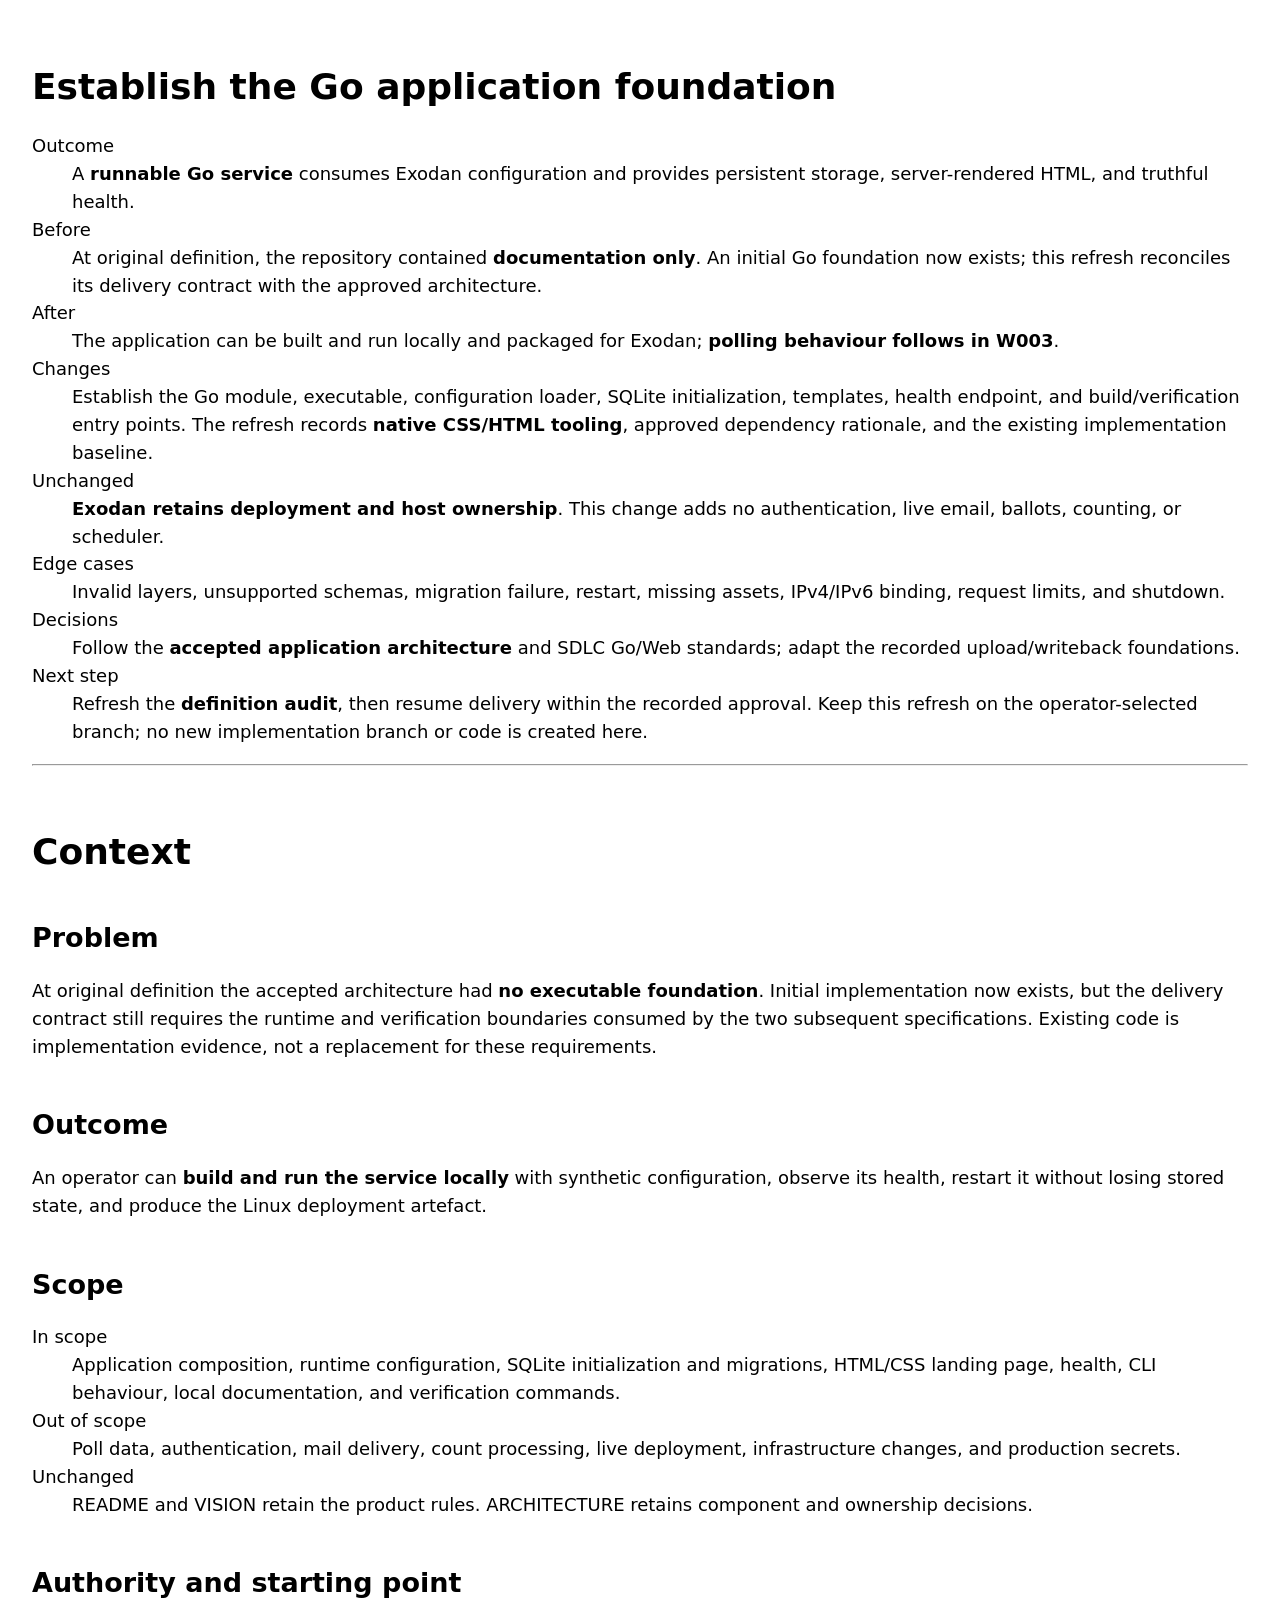
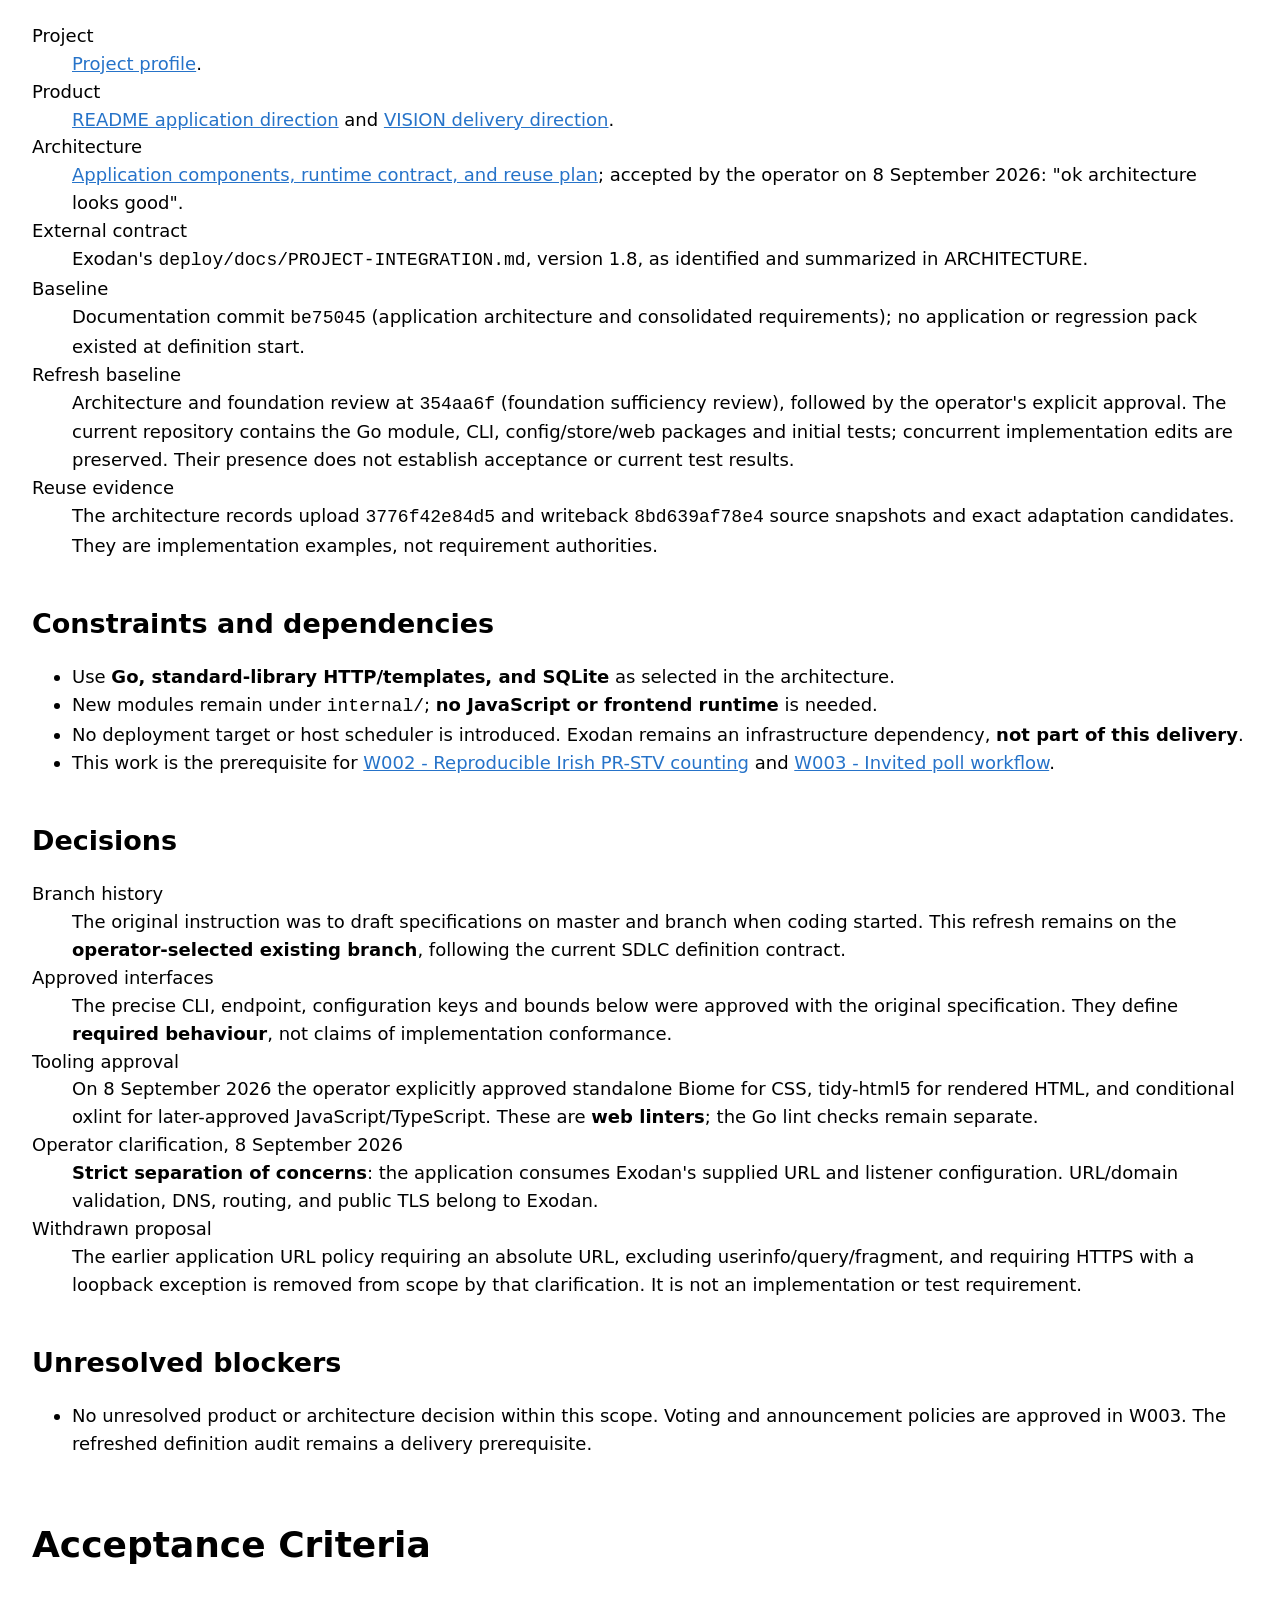
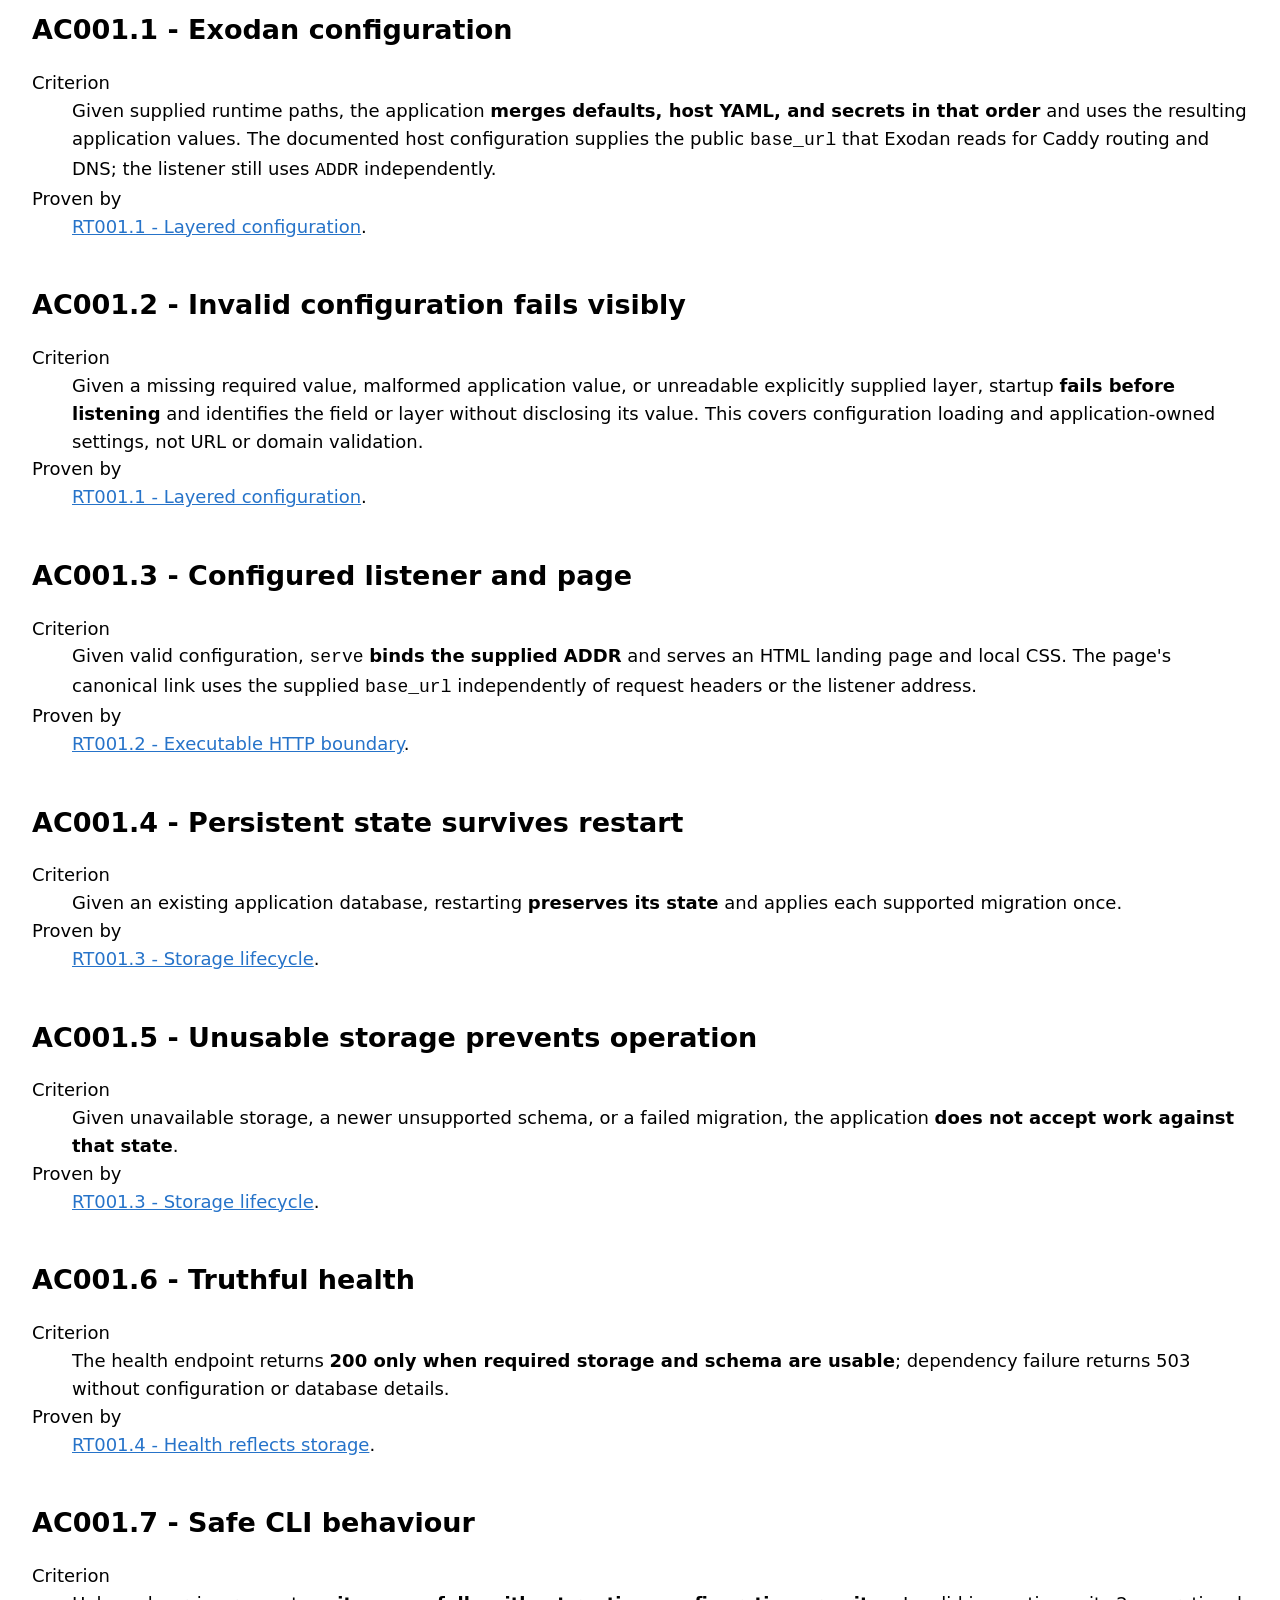
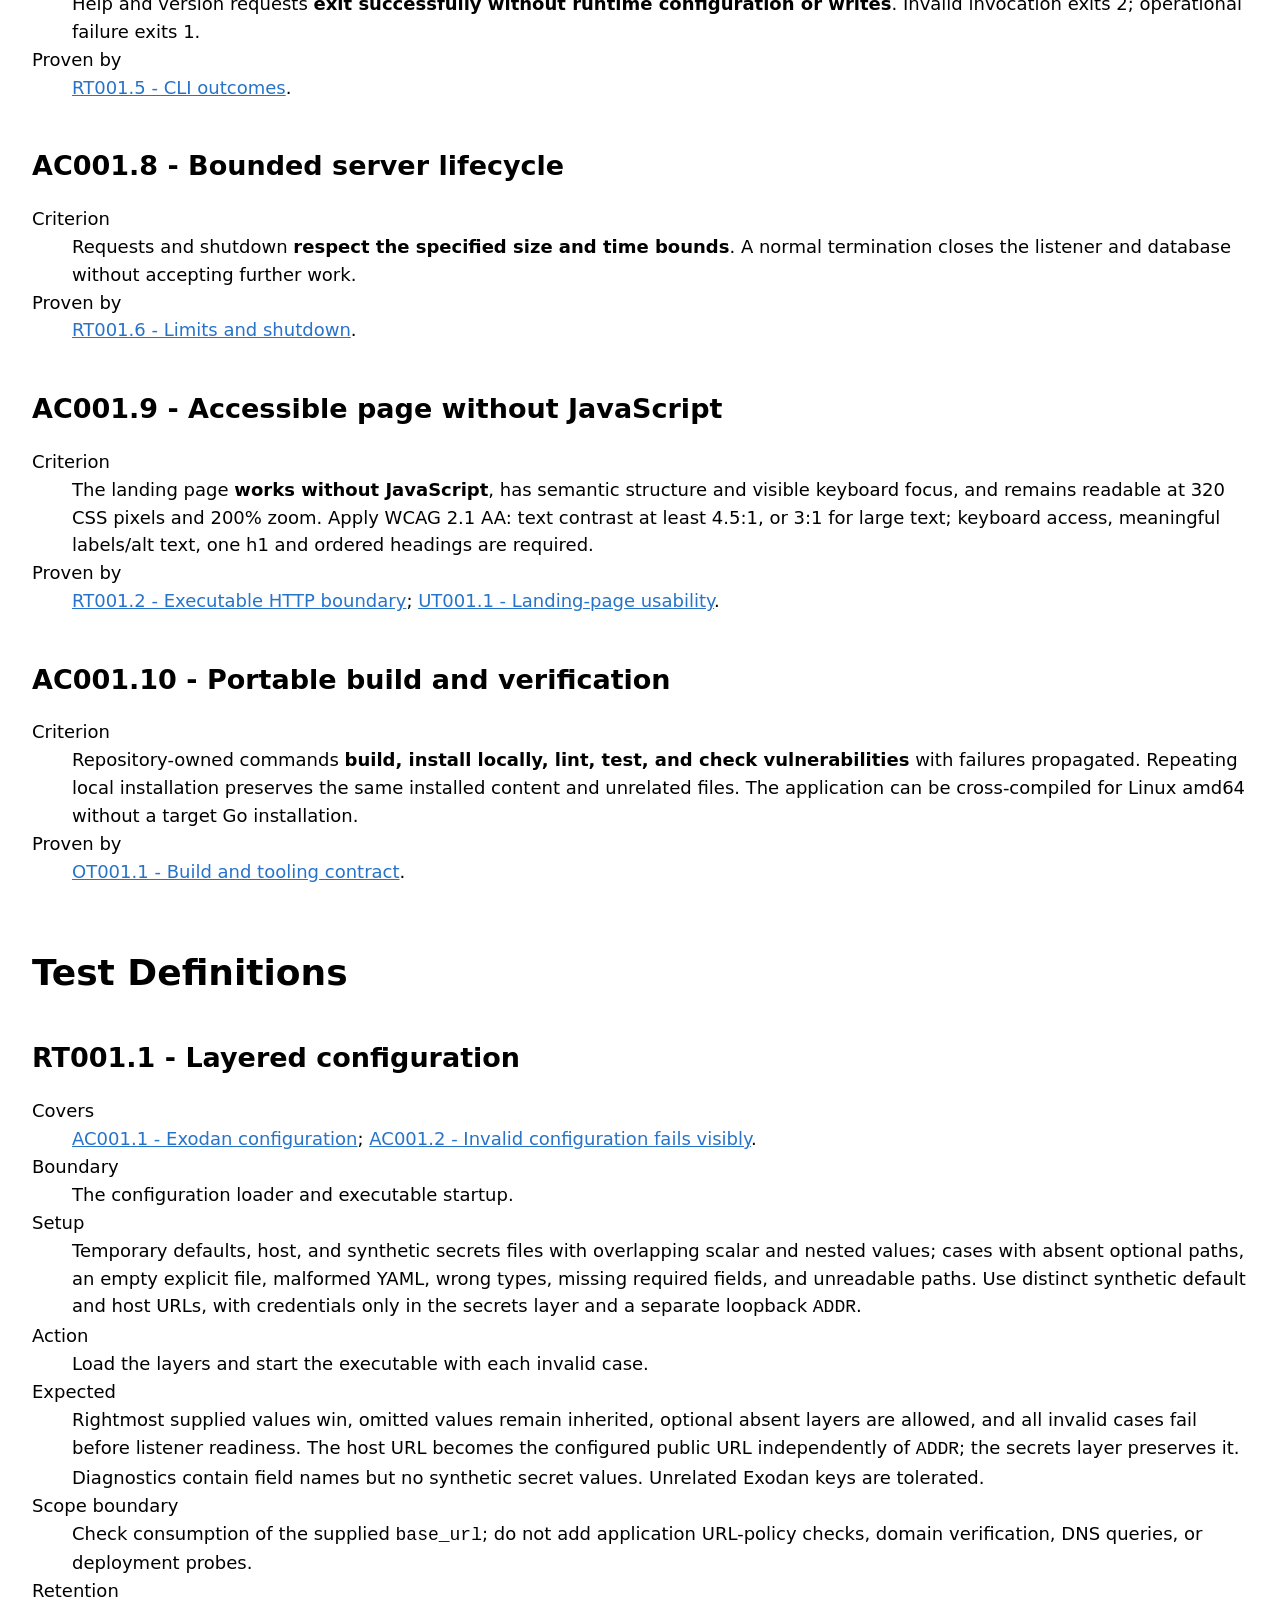
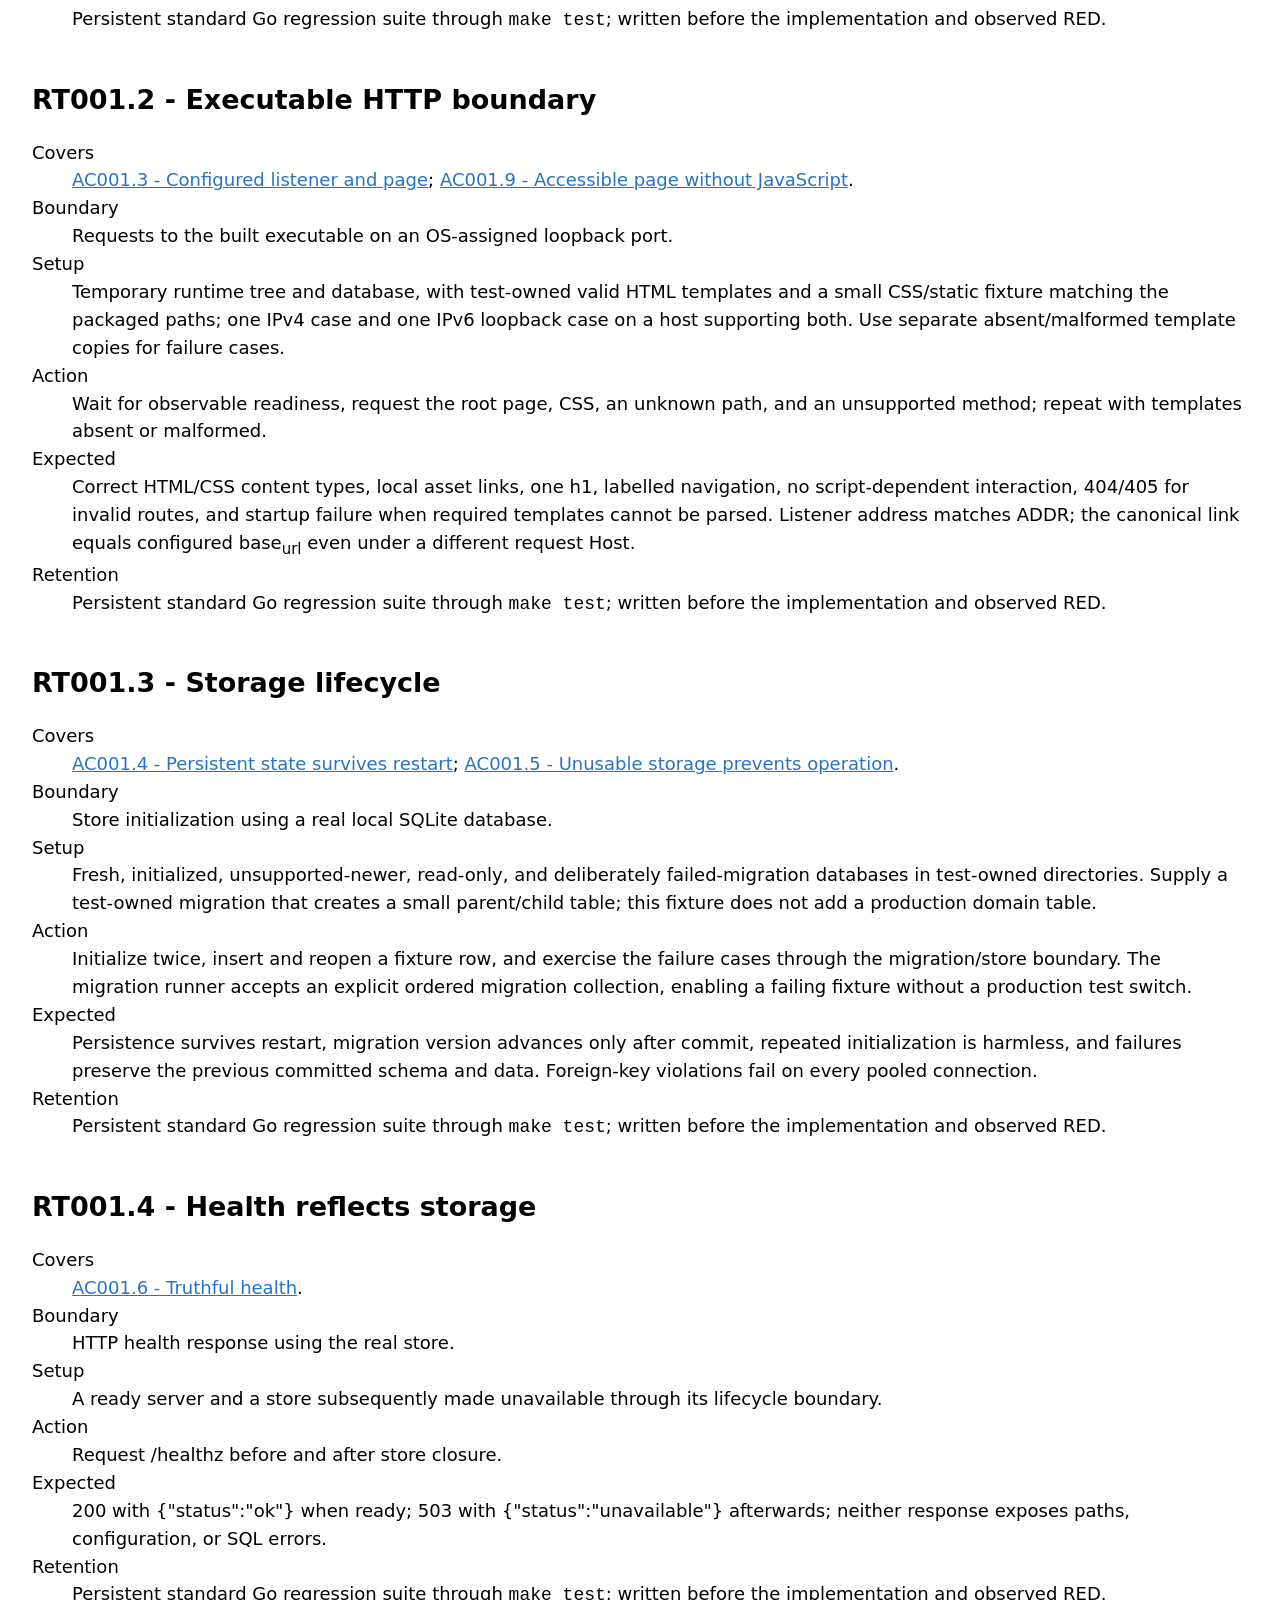
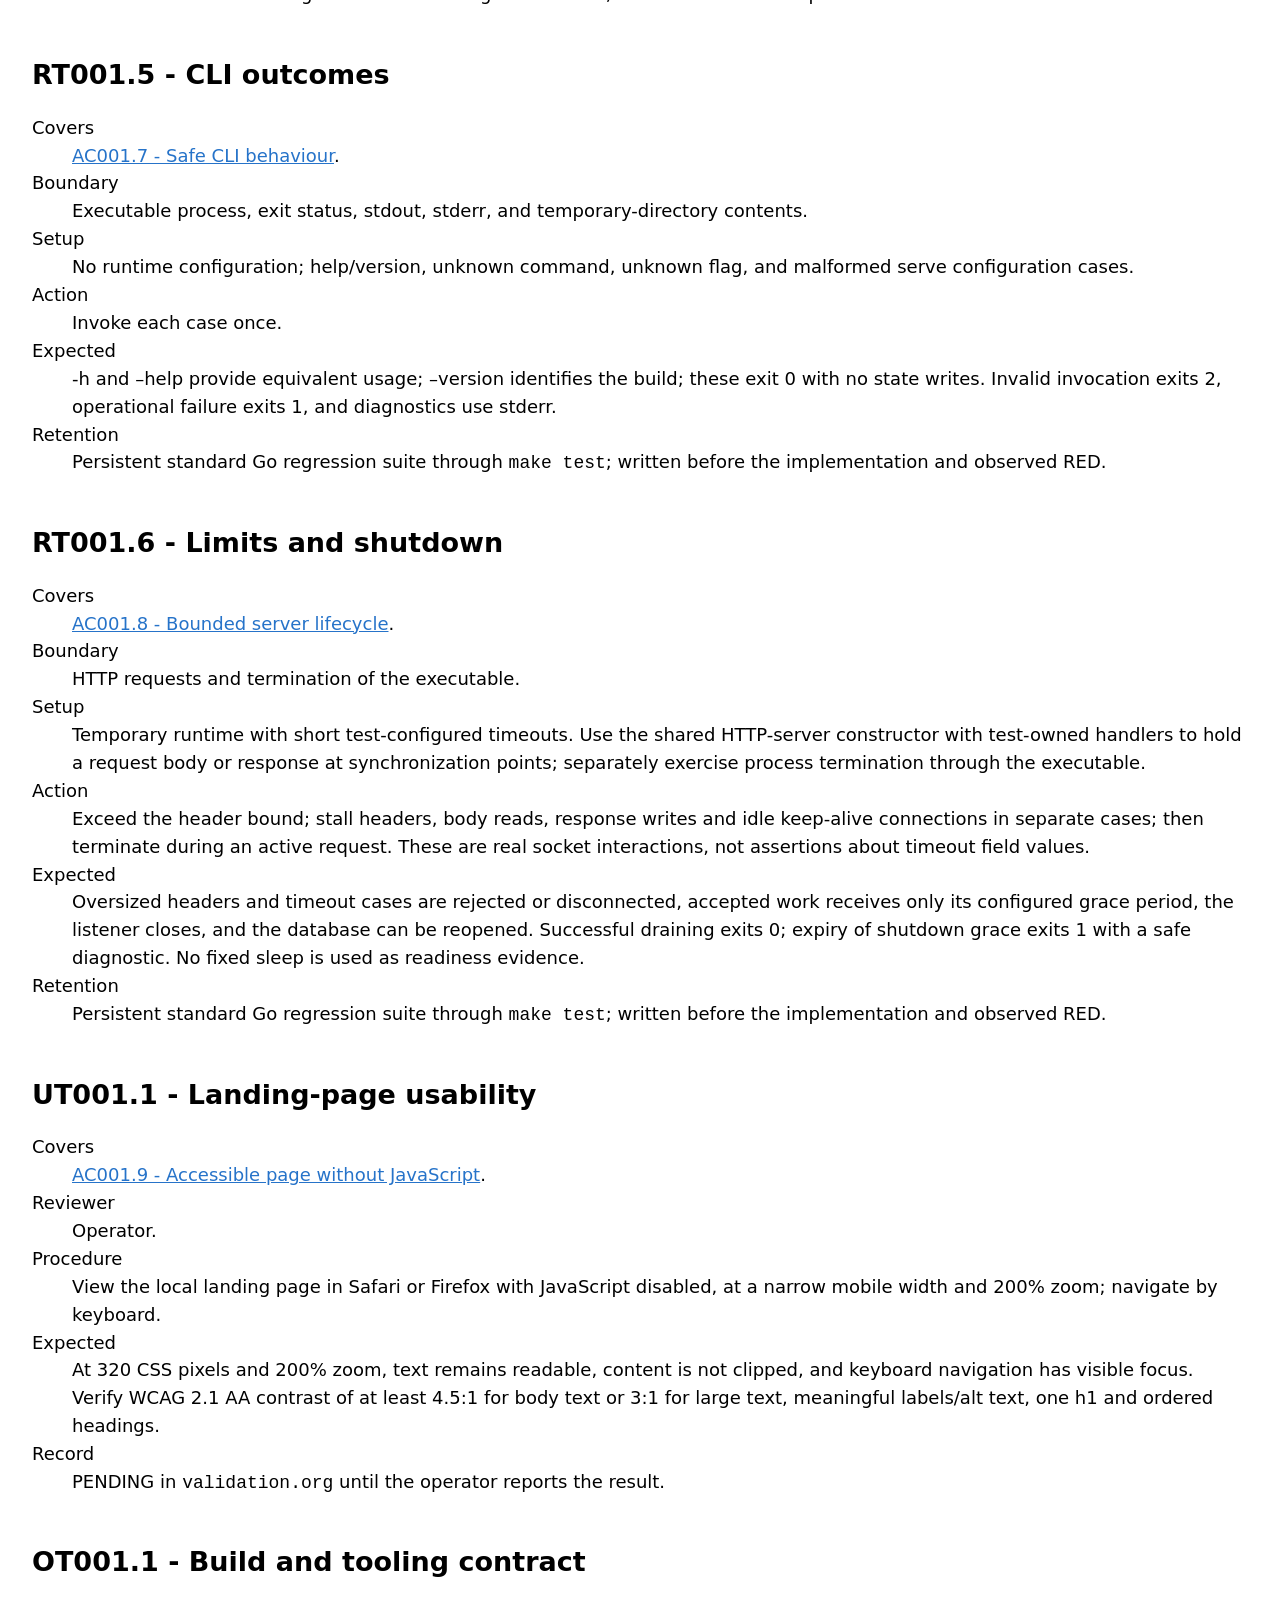
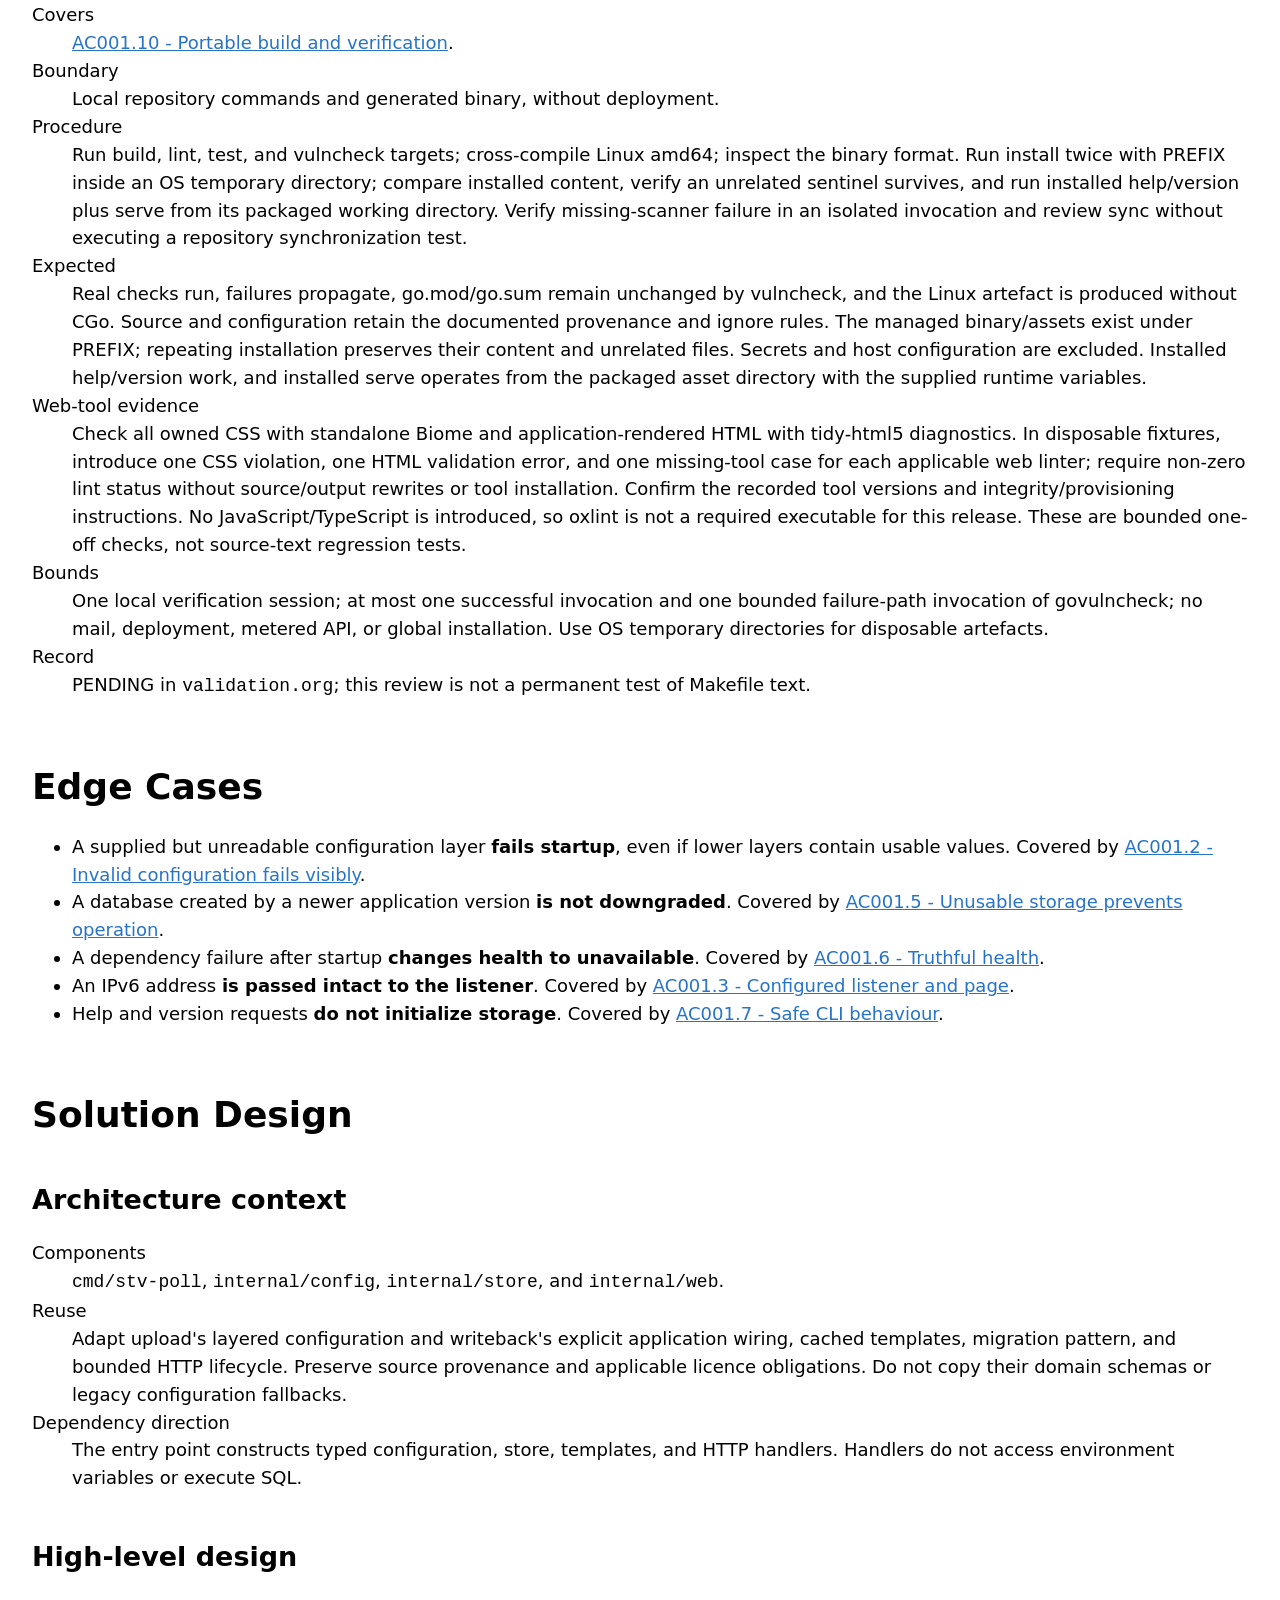
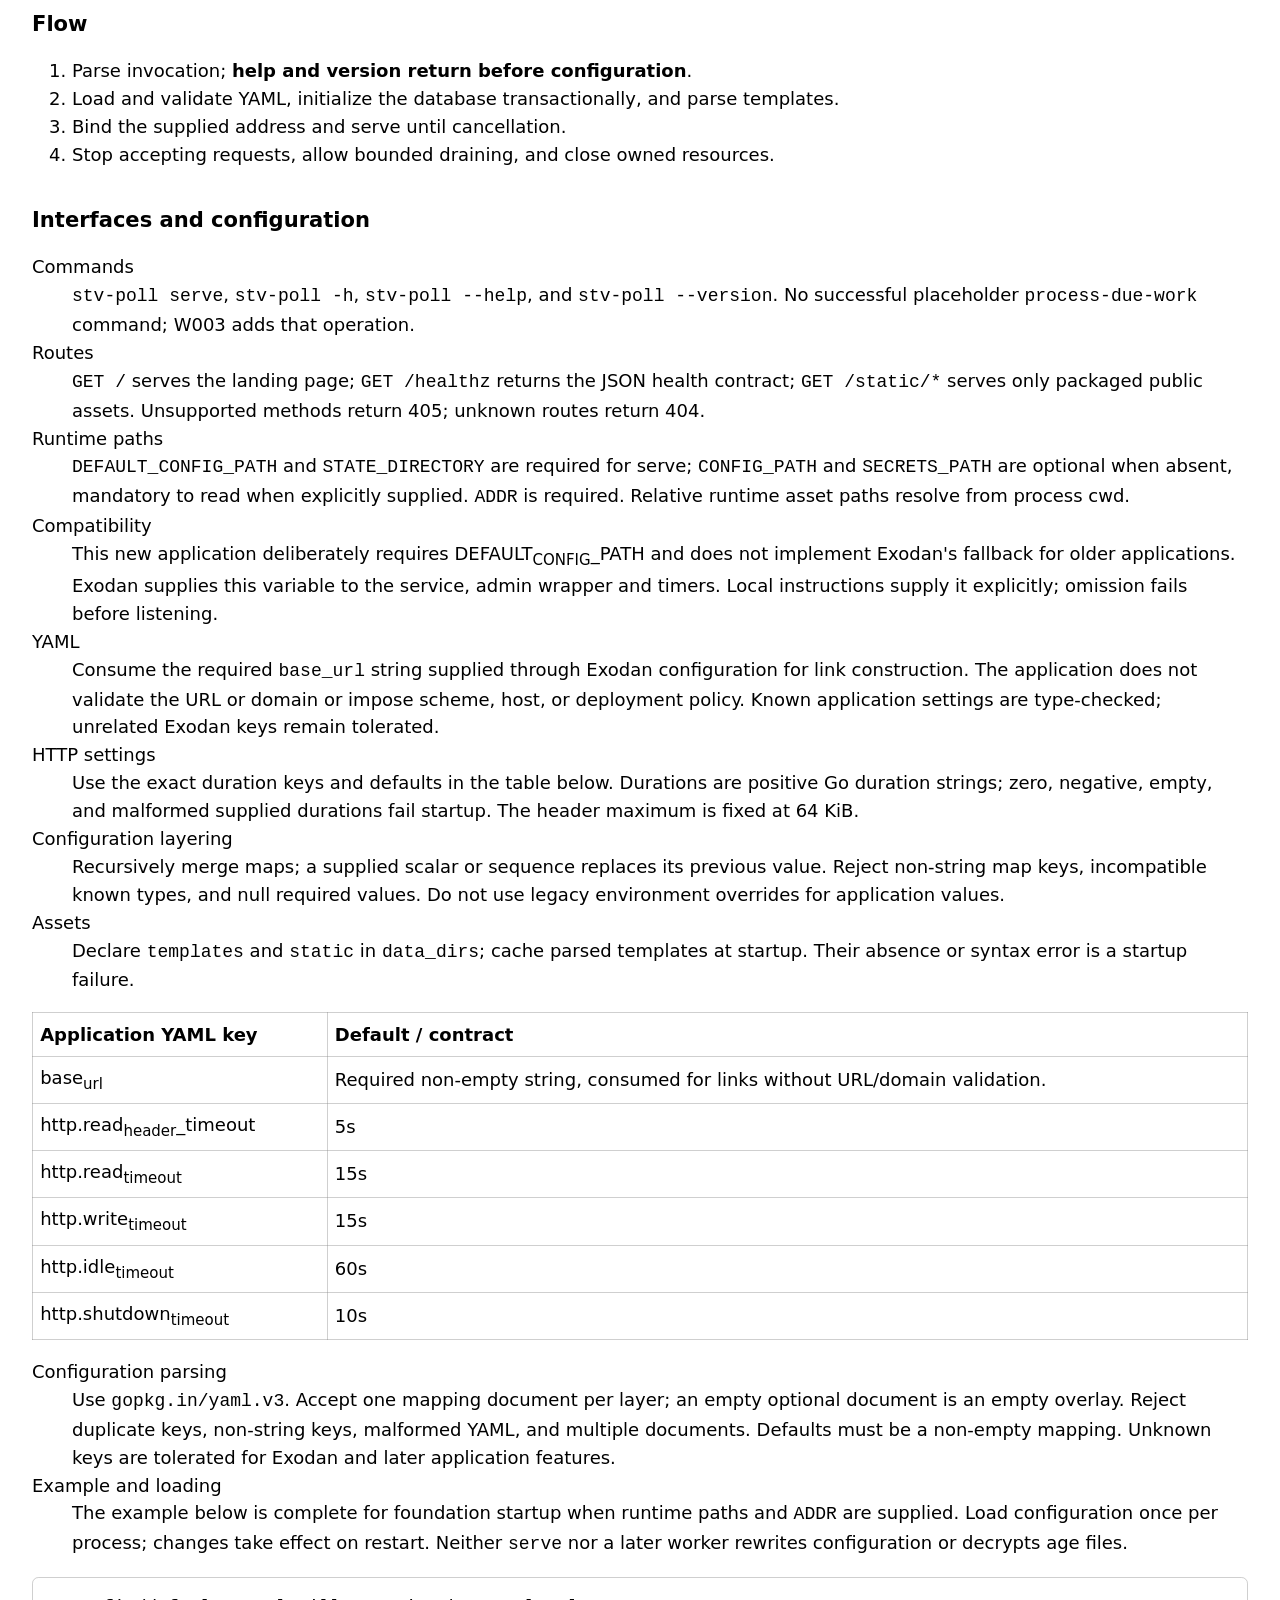
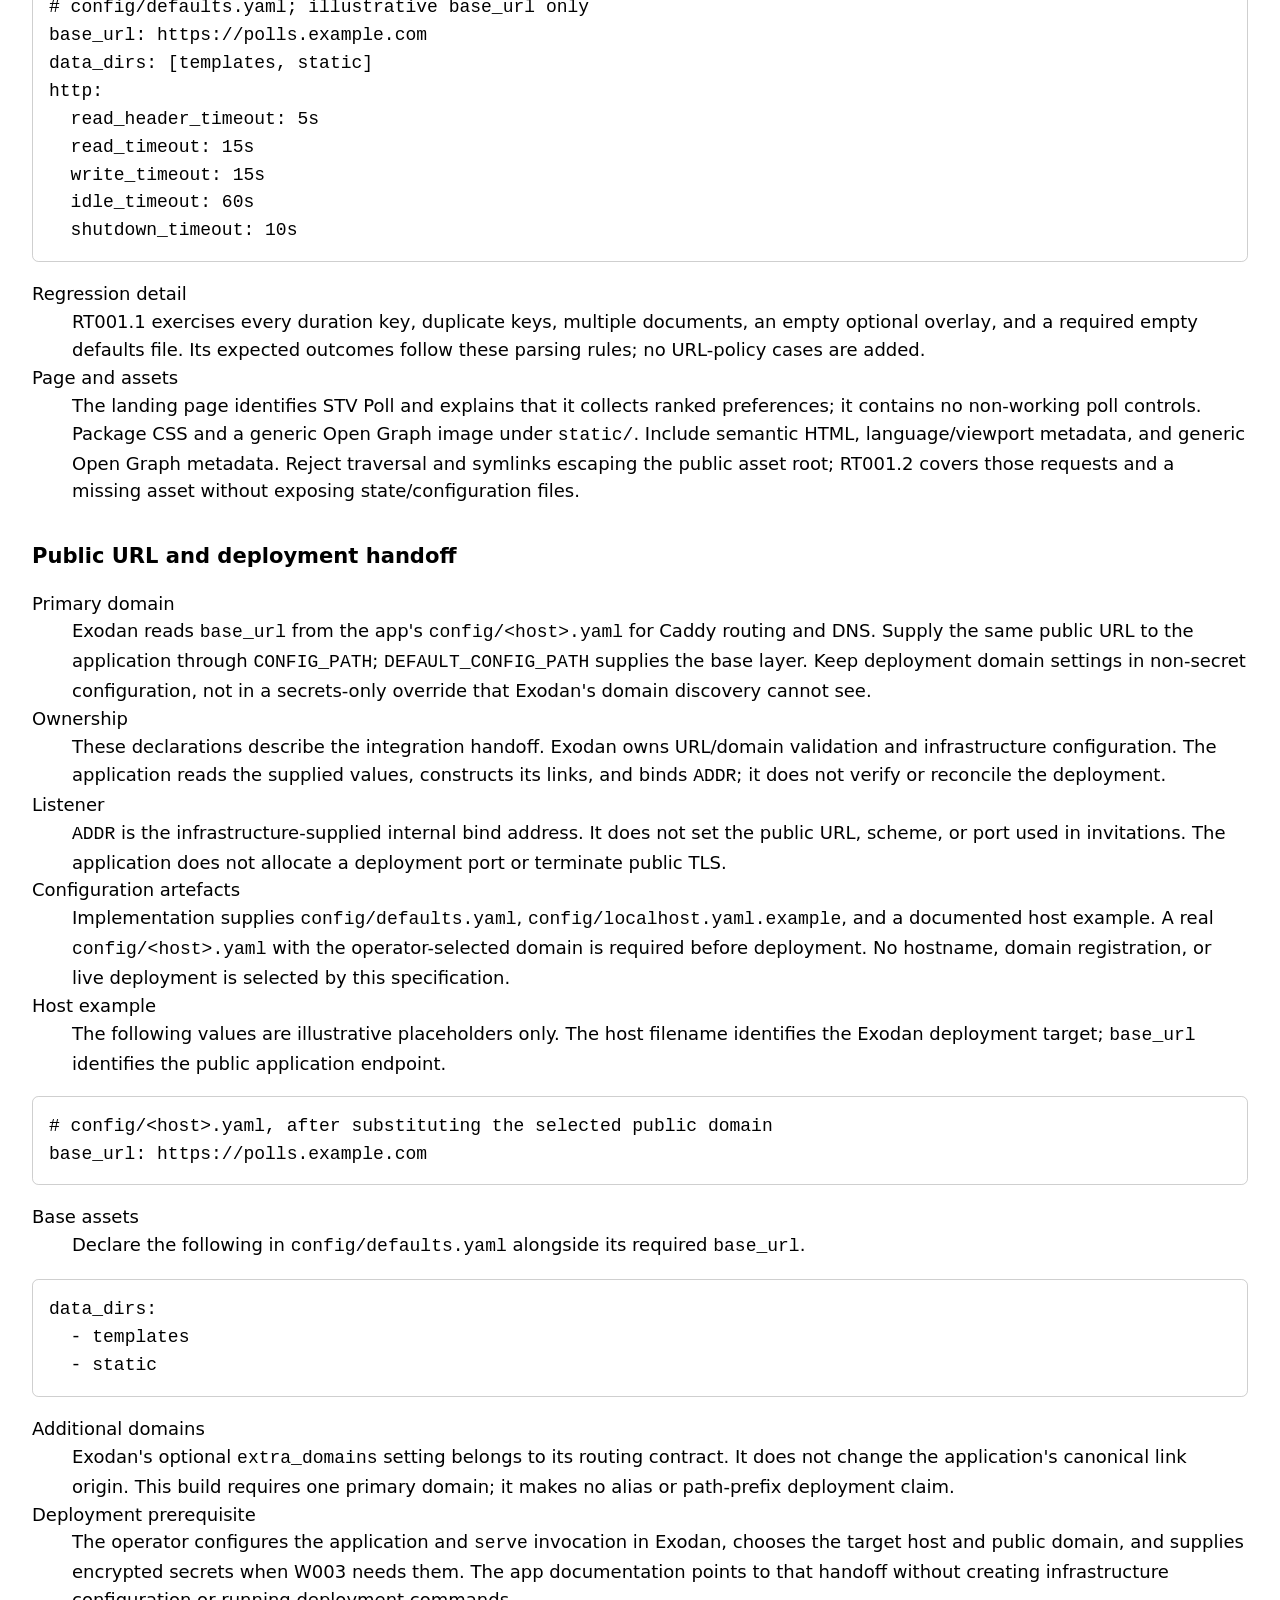
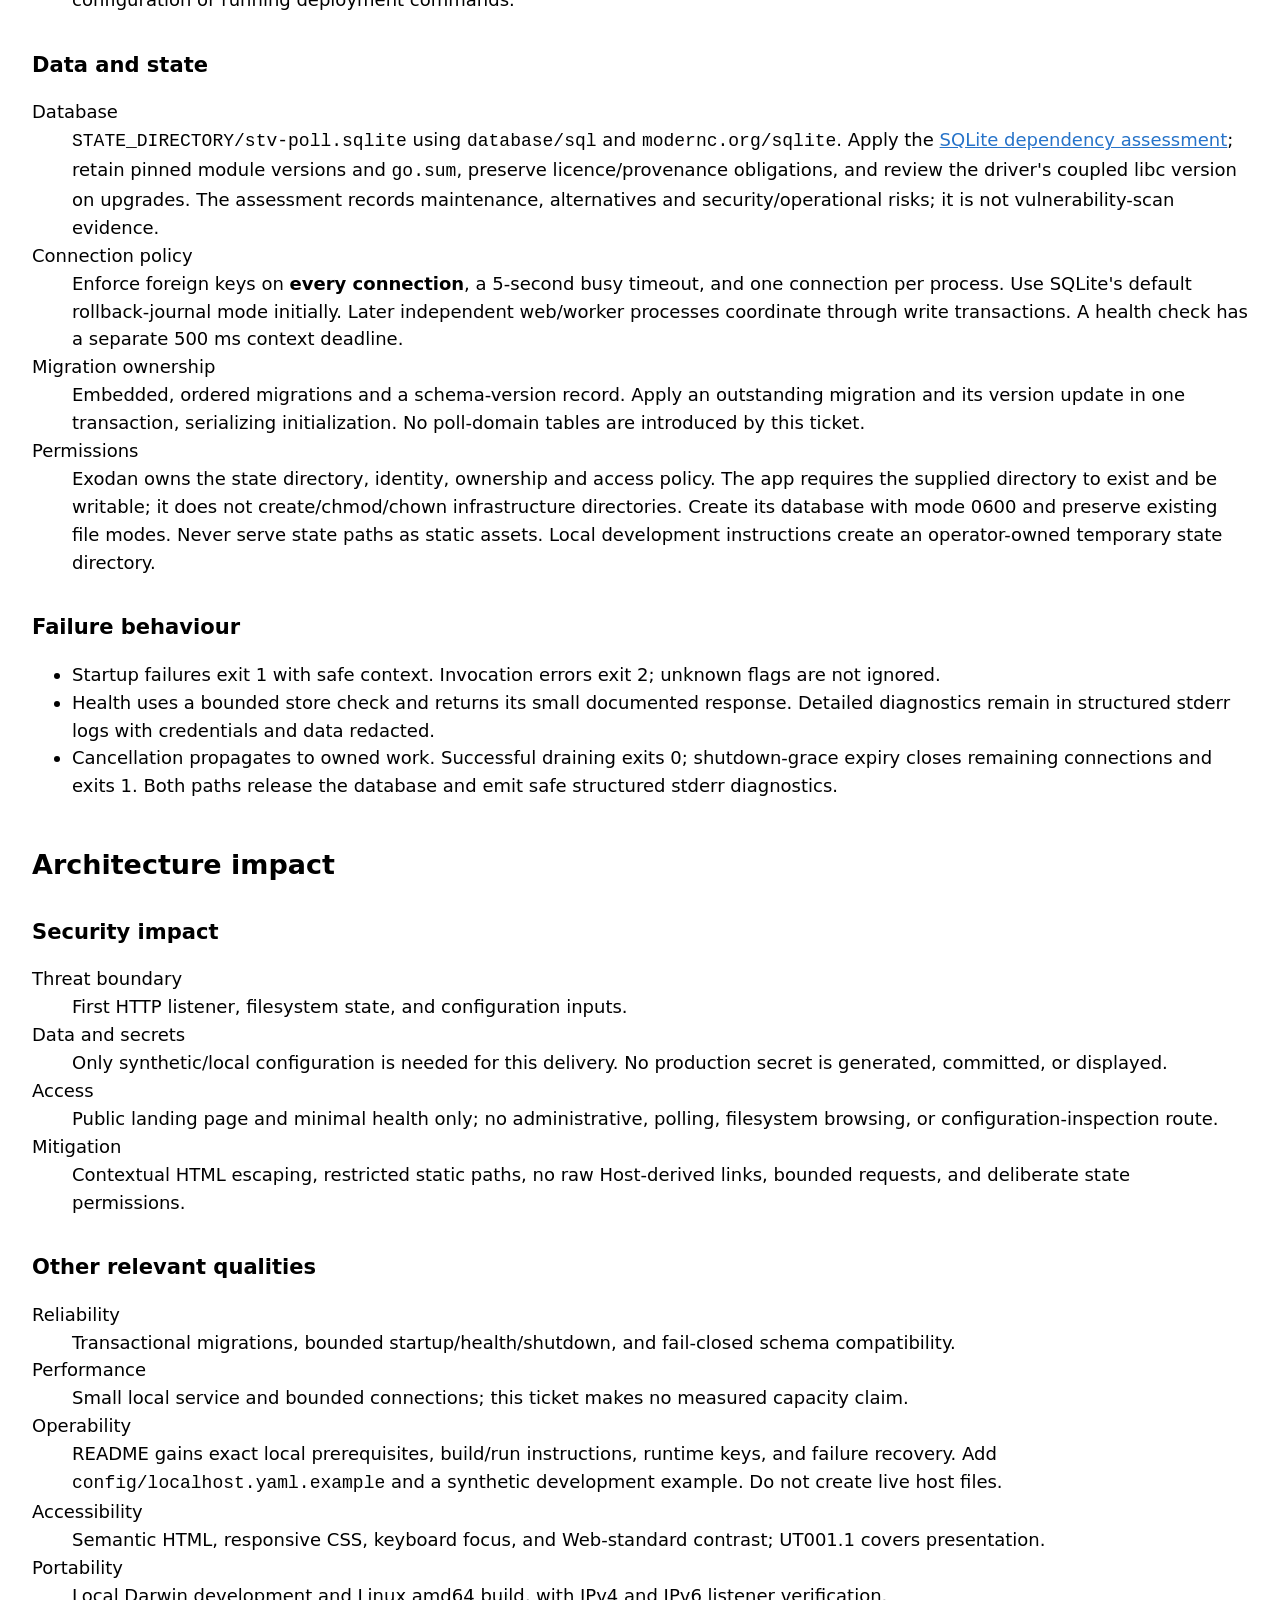
<file: specs/001-go-application-foundation/.sdlc-preview-1873105786.html>
<!doctype html>
<html lang="en">
<head>
  <meta charset="utf-8">
  <meta name="generator" content="sdlc-preview">
  <meta name="viewport" content="width=device-width, initial-scale=1">
  <title>spec.org</title>
  <style>
    :root { color-scheme: light dark; }
    body { max-width: 76rem; margin: 2rem auto; padding: 0 1.5rem 4rem;
      font: 18px/1.55 system-ui, sans-serif; }
    h1, h2, h3, h4 { line-height: 1.2; margin-top: 1.8em; }
    a { color: #2673c9; }
    code, pre { font-family: ui-monospace, monospace; }
    pre { overflow: auto; padding: 1rem; border: 1px solid #8886;
      border-radius: .4rem; }
    table { border-collapse: collapse; width: 100%; }
    th, td { border: 1px solid #8886; padding: .45rem; text-align: left; }
    blockquote { margin-left: 0; padding-left: 1rem; border-left: .25rem solid #8888; }
  </style>
</head>
<body>
<h1 id="summary">Establish the Go application foundation</h1>
<dl>
<dt>Outcome</dt>
<dd>
A <strong>runnable Go service</strong> consumes Exodan configuration and
provides persistent storage, server-rendered HTML, and truthful health.
</dd>
<dt>Before</dt>
<dd>
At original definition, the repository contained <strong>documentation
only</strong>. An initial Go foundation now exists; this refresh
reconciles its delivery contract with the approved architecture.
</dd>
<dt>After</dt>
<dd>
The application can be built and run locally and packaged for Exodan;
<strong>polling behaviour follows in W003</strong>.
</dd>
<dt>Changes</dt>
<dd>
Establish the Go module, executable, configuration loader, SQLite
initialization, templates, health endpoint, and build/verification entry
points. The refresh records <strong>native CSS/HTML tooling</strong>,
approved dependency rationale, and the existing implementation baseline.
</dd>
<dt>Unchanged</dt>
<dd>
<strong>Exodan retains deployment and host ownership</strong>. This
change adds no authentication, live email, ballots, counting, or
scheduler.
</dd>
<dt>Edge cases</dt>
<dd>
Invalid layers, unsupported schemas, migration failure, restart, missing
assets, IPv4/IPv6 binding, request limits, and shutdown.
</dd>
<dt>Decisions</dt>
<dd>
Follow the <strong>accepted application architecture</strong> and SDLC
Go/Web standards; adapt the recorded upload/writeback foundations.
</dd>
<dt>Next step</dt>
<dd>
Refresh the <strong>definition audit</strong>, then resume delivery
within the recorded approval. Keep this refresh on the operator-selected
branch; no new implementation branch or code is created here.
</dd>
</dl>
<hr />
<h1 id="context">Context</h1>
<h2 id="problem">Problem</h2>
<p>At original definition the accepted architecture had <strong>no
executable foundation</strong>. Initial implementation now exists, but
the delivery contract still requires the runtime and verification
boundaries consumed by the two subsequent specifications. Existing code
is implementation evidence, not a replacement for these
requirements.</p>
<h2 id="outcome">Outcome</h2>
<p>An operator can <strong>build and run the service locally</strong>
with synthetic configuration, observe its health, restart it without
losing stored state, and produce the Linux deployment artefact.</p>
<h2 id="scope">Scope</h2>
<dl>
<dt>In scope</dt>
<dd>
Application composition, runtime configuration, SQLite initialization
and migrations, HTML/CSS landing page, health, CLI behaviour, local
documentation, and verification commands.
</dd>
<dt>Out of scope</dt>
<dd>
Poll data, authentication, mail delivery, count processing, live
deployment, infrastructure changes, and production secrets.
</dd>
<dt>Unchanged</dt>
<dd>
README and VISION retain the product rules. ARCHITECTURE retains
component and ownership decisions.
</dd>
</dl>
<h2 id="authority-and-starting-point">Authority and starting point</h2>
<dl>
<dt>Project</dt>
<dd>
<a href="../../.sdlc/project.yaml">Project profile</a>.
</dd>
<dt>Product</dt>
<dd>
<a href="../../README.md">README application direction</a> and <a
href="../../docs/VISION.md">VISION delivery direction</a>.
</dd>
<dt>Architecture</dt>
<dd>
<a href="../../docs/ARCHITECTURE.md">Application components, runtime
contract, and reuse plan</a>; accepted by the operator on 8 September
2026: "ok architecture looks good".
</dd>
<dt>External contract</dt>
<dd>
Exodan's <code
class="verbatim">deploy/docs/PROJECT-INTEGRATION.md</code>, version 1.8,
as identified and summarized in ARCHITECTURE.
</dd>
<dt>Baseline</dt>
<dd>
Documentation commit <code class="verbatim">be75045</code> (application
architecture and consolidated requirements); no application or
regression pack existed at definition start.
</dd>
<dt>Refresh baseline</dt>
<dd>
Architecture and foundation review at <code
class="verbatim">354aa6f</code> (foundation sufficiency review),
followed by the operator's explicit approval. The current repository
contains the Go module, CLI, config/store/web packages and initial
tests; concurrent implementation edits are preserved. Their presence
does not establish acceptance or current test results.
</dd>
<dt>Reuse evidence</dt>
<dd>
The architecture records upload <code
class="verbatim">3776f42e84d5</code> and writeback <code
class="verbatim">8bd639af78e4</code> source snapshots and exact
adaptation candidates. They are implementation examples, not requirement
authorities.
</dd>
</dl>
<h2 id="constraints-and-dependencies">Constraints and dependencies</h2>
<ul>
<li>Use <strong>Go, standard-library HTTP/templates, and SQLite</strong>
as selected in the architecture.</li>
<li>New modules remain under <code class="verbatim">internal/</code>;
<strong>no JavaScript or frontend runtime</strong> is needed.</li>
<li>No deployment target or host scheduler is introduced. Exodan remains
an infrastructure dependency, <strong>not part of this
delivery</strong>.</li>
<li>This work is the prerequisite for <a
href="../002-irish-pr-stv-counting/spec.org">W002 - Reproducible Irish
PR-STV counting</a> and <a
href="../003-invited-poll-workflow/spec.org">W003 - Invited poll
workflow</a>.</li>
</ul>
<h2 id="decisions">Decisions</h2>
<dl>
<dt>Branch history</dt>
<dd>
The original instruction was to draft specifications on master and
branch when coding started. This refresh remains on the
<strong>operator-selected existing branch</strong>, following the
current SDLC definition contract.
</dd>
<dt>Approved interfaces</dt>
<dd>
The precise CLI, endpoint, configuration keys and bounds below were
approved with the original specification. They define <strong>required
behaviour</strong>, not claims of implementation conformance.
</dd>
<dt>Tooling approval</dt>
<dd>
On 8 September 2026 the operator explicitly approved standalone Biome
for CSS, tidy-html5 for rendered HTML, and conditional oxlint for
later-approved JavaScript/TypeScript. These are <strong>web
linters</strong>; the Go lint checks remain separate.
</dd>
<dt>Operator clarification, 8 September 2026</dt>
<dd>
<strong>Strict separation of concerns</strong>: the application consumes
Exodan's supplied URL and listener configuration. URL/domain validation,
DNS, routing, and public TLS belong to Exodan.
</dd>
<dt>Withdrawn proposal</dt>
<dd>
The earlier application URL policy requiring an absolute URL, excluding
userinfo/query/fragment, and requiring HTTPS with a loopback exception
is removed from scope by that clarification. It is not an implementation
or test requirement.
</dd>
</dl>
<h2 id="unresolved-blockers">Unresolved blockers</h2>
<ul>
<li>No unresolved product or architecture decision within this scope.
Voting and announcement policies are approved in W003. The refreshed
definition audit remains a delivery prerequisite.</li>
</ul>
<h1 id="acceptance-criteria">Acceptance Criteria</h1>
<h2 id="ac-001-1">AC001.1 - Exodan configuration</h2>
<dl>
<dt>Criterion</dt>
<dd>
Given supplied runtime paths, the application <strong>merges defaults,
host YAML, and secrets in that order</strong> and uses the resulting
application values. The documented host configuration supplies the
public <code class="verbatim">base_url</code> that Exodan reads for
Caddy routing and DNS; the listener still uses <code
class="verbatim">ADDR</code> independently.
</dd>
<dt>Proven by</dt>
<dd>
<a href="#rt-001-1">RT001.1 - Layered configuration</a>.
</dd>
</dl>
<h2 id="ac-001-2">AC001.2 - Invalid configuration fails visibly</h2>
<dl>
<dt>Criterion</dt>
<dd>
Given a missing required value, malformed application value, or
unreadable explicitly supplied layer, startup <strong>fails before
listening</strong> and identifies the field or layer without disclosing
its value. This covers configuration loading and application-owned
settings, not URL or domain validation.
</dd>
<dt>Proven by</dt>
<dd>
<a href="#rt-001-1">RT001.1 - Layered configuration</a>.
</dd>
</dl>
<h2 id="ac-001-3">AC001.3 - Configured listener and page</h2>
<dl>
<dt>Criterion</dt>
<dd>
Given valid configuration, <code class="verbatim">serve</code>
<strong>binds the supplied ADDR</strong> and serves an HTML landing page
and local CSS. The page's canonical link uses the supplied <code
class="verbatim">base_url</code> independently of request headers or the
listener address.
</dd>
<dt>Proven by</dt>
<dd>
<a href="#rt-001-2">RT001.2 - Executable HTTP boundary</a>.
</dd>
</dl>
<h2 id="ac-001-4">AC001.4 - Persistent state survives restart</h2>
<dl>
<dt>Criterion</dt>
<dd>
Given an existing application database, restarting <strong>preserves its
state</strong> and applies each supported migration once.
</dd>
<dt>Proven by</dt>
<dd>
<a href="#rt-001-3">RT001.3 - Storage lifecycle</a>.
</dd>
</dl>
<h2 id="ac-001-5">AC001.5 - Unusable storage prevents operation</h2>
<dl>
<dt>Criterion</dt>
<dd>
Given unavailable storage, a newer unsupported schema, or a failed
migration, the application <strong>does not accept work against that
state</strong>.
</dd>
<dt>Proven by</dt>
<dd>
<a href="#rt-001-3">RT001.3 - Storage lifecycle</a>.
</dd>
</dl>
<h2 id="ac-001-6">AC001.6 - Truthful health</h2>
<dl>
<dt>Criterion</dt>
<dd>
The health endpoint returns <strong>200 only when required storage and
schema are usable</strong>; dependency failure returns 503 without
configuration or database details.
</dd>
<dt>Proven by</dt>
<dd>
<a href="#rt-001-4">RT001.4 - Health reflects storage</a>.
</dd>
</dl>
<h2 id="ac-001-7">AC001.7 - Safe CLI behaviour</h2>
<dl>
<dt>Criterion</dt>
<dd>
Help and version requests <strong>exit successfully without runtime
configuration or writes</strong>. Invalid invocation exits 2;
operational failure exits 1.
</dd>
<dt>Proven by</dt>
<dd>
<a href="#rt-001-5">RT001.5 - CLI outcomes</a>.
</dd>
</dl>
<h2 id="ac-001-8">AC001.8 - Bounded server lifecycle</h2>
<dl>
<dt>Criterion</dt>
<dd>
Requests and shutdown <strong>respect the specified size and time
bounds</strong>. A normal termination closes the listener and database
without accepting further work.
</dd>
<dt>Proven by</dt>
<dd>
<a href="#rt-001-6">RT001.6 - Limits and shutdown</a>.
</dd>
</dl>
<h2 id="ac-001-9">AC001.9 - Accessible page without JavaScript</h2>
<dl>
<dt>Criterion</dt>
<dd>
The landing page <strong>works without JavaScript</strong>, has semantic
structure and visible keyboard focus, and remains readable at 320 CSS
pixels and 200% zoom. Apply WCAG 2.1 AA: text contrast at least 4.5:1,
or 3:1 for large text; keyboard access, meaningful labels/alt text, one
h1 and ordered headings are required.
</dd>
<dt>Proven by</dt>
<dd>
<a href="#rt-001-2">RT001.2 - Executable HTTP boundary</a>; <a
href="#ut-001-1">UT001.1 - Landing-page usability</a>.
</dd>
</dl>
<h2 id="ac-001-10">AC001.10 - Portable build and verification</h2>
<dl>
<dt>Criterion</dt>
<dd>
Repository-owned commands <strong>build, install locally, lint, test,
and check vulnerabilities</strong> with failures propagated. Repeating
local installation preserves the same installed content and unrelated
files. The application can be cross-compiled for Linux amd64 without a
target Go installation.
</dd>
<dt>Proven by</dt>
<dd>
<a href="#ot-001-1">OT001.1 - Build and tooling contract</a>.
</dd>
</dl>
<h1 id="test-definitions">Test Definitions</h1>
<h2 id="rt-001-1">RT001.1 - Layered configuration</h2>
<dl>
<dt>Covers</dt>
<dd>
<a href="#ac-001-1">AC001.1 - Exodan configuration</a>; <a
href="#ac-001-2">AC001.2 - Invalid configuration fails visibly</a>.
</dd>
<dt>Boundary</dt>
<dd>
The configuration loader and executable startup.
</dd>
<dt>Setup</dt>
<dd>
Temporary defaults, host, and synthetic secrets files with overlapping
scalar and nested values; cases with absent optional paths, an empty
explicit file, malformed YAML, wrong types, missing required fields, and
unreadable paths. Use distinct synthetic default and host URLs, with
credentials only in the secrets layer and a separate loopback <code
class="verbatim">ADDR</code>.
</dd>
<dt>Action</dt>
<dd>
Load the layers and start the executable with each invalid case.
</dd>
<dt>Expected</dt>
<dd>
Rightmost supplied values win, omitted values remain inherited, optional
absent layers are allowed, and all invalid cases fail before listener
readiness. The host URL becomes the configured public URL independently
of <code class="verbatim">ADDR</code>; the secrets layer preserves it.
Diagnostics contain field names but no synthetic secret values.
Unrelated Exodan keys are tolerated.
</dd>
<dt>Scope boundary</dt>
<dd>
Check consumption of the supplied <code
class="verbatim">base_url</code>; do not add application URL-policy
checks, domain verification, DNS queries, or deployment probes.
</dd>
<dt>Retention</dt>
<dd>
Persistent standard Go regression suite through <code
class="verbatim">make test</code>; written before the implementation and
observed RED.
</dd>
</dl>
<h2 id="rt-001-2">RT001.2 - Executable HTTP boundary</h2>
<dl>
<dt>Covers</dt>
<dd>
<a href="#ac-001-3">AC001.3 - Configured listener and page</a>; <a
href="#ac-001-9">AC001.9 - Accessible page without JavaScript</a>.
</dd>
<dt>Boundary</dt>
<dd>
Requests to the built executable on an OS-assigned loopback port.
</dd>
<dt>Setup</dt>
<dd>
Temporary runtime tree and database, with test-owned valid HTML
templates and a small CSS/static fixture matching the packaged paths;
one IPv4 case and one IPv6 loopback case on a host supporting both. Use
separate absent/malformed template copies for failure cases.
</dd>
<dt>Action</dt>
<dd>
Wait for observable readiness, request the root page, CSS, an unknown
path, and an unsupported method; repeat with templates absent or
malformed.
</dd>
<dt>Expected</dt>
<dd>
Correct HTML/CSS content types, local asset links, one h1, labelled
navigation, no script-dependent interaction, 404/405 for invalid routes,
and startup failure when required templates cannot be parsed. Listener
address matches ADDR; the canonical link equals configured
base<sub>url</sub> even under a different request Host.
</dd>
<dt>Retention</dt>
<dd>
Persistent standard Go regression suite through <code
class="verbatim">make test</code>; written before the implementation and
observed RED.
</dd>
</dl>
<h2 id="rt-001-3">RT001.3 - Storage lifecycle</h2>
<dl>
<dt>Covers</dt>
<dd>
<a href="#ac-001-4">AC001.4 - Persistent state survives restart</a>; <a
href="#ac-001-5">AC001.5 - Unusable storage prevents operation</a>.
</dd>
<dt>Boundary</dt>
<dd>
Store initialization using a real local SQLite database.
</dd>
<dt>Setup</dt>
<dd>
Fresh, initialized, unsupported-newer, read-only, and deliberately
failed-migration databases in test-owned directories. Supply a
test-owned migration that creates a small parent/child table; this
fixture does not add a production domain table.
</dd>
<dt>Action</dt>
<dd>
Initialize twice, insert and reopen a fixture row, and exercise the
failure cases through the migration/store boundary. The migration runner
accepts an explicit ordered migration collection, enabling a failing
fixture without a production test switch.
</dd>
<dt>Expected</dt>
<dd>
Persistence survives restart, migration version advances only after
commit, repeated initialization is harmless, and failures preserve the
previous committed schema and data. Foreign-key violations fail on every
pooled connection.
</dd>
<dt>Retention</dt>
<dd>
Persistent standard Go regression suite through <code
class="verbatim">make test</code>; written before the implementation and
observed RED.
</dd>
</dl>
<h2 id="rt-001-4">RT001.4 - Health reflects storage</h2>
<dl>
<dt>Covers</dt>
<dd>
<a href="#ac-001-6">AC001.6 - Truthful health</a>.
</dd>
<dt>Boundary</dt>
<dd>
HTTP health response using the real store.
</dd>
<dt>Setup</dt>
<dd>
A ready server and a store subsequently made unavailable through its
lifecycle boundary.
</dd>
<dt>Action</dt>
<dd>
Request /healthz before and after store closure.
</dd>
<dt>Expected</dt>
<dd>
200 with {"status":"ok"} when ready; 503 with {"status":"unavailable"}
afterwards; neither response exposes paths, configuration, or SQL
errors.
</dd>
<dt>Retention</dt>
<dd>
Persistent standard Go regression suite through <code
class="verbatim">make test</code>; written before the implementation and
observed RED.
</dd>
</dl>
<h2 id="rt-001-5">RT001.5 - CLI outcomes</h2>
<dl>
<dt>Covers</dt>
<dd>
<a href="#ac-001-7">AC001.7 - Safe CLI behaviour</a>.
</dd>
<dt>Boundary</dt>
<dd>
Executable process, exit status, stdout, stderr, and temporary-directory
contents.
</dd>
<dt>Setup</dt>
<dd>
No runtime configuration; help/version, unknown command, unknown flag,
and malformed serve configuration cases.
</dd>
<dt>Action</dt>
<dd>
Invoke each case once.
</dd>
<dt>Expected</dt>
<dd>
-h and –help provide equivalent usage; –version identifies the build;
these exit 0 with no state writes. Invalid invocation exits 2,
operational failure exits 1, and diagnostics use stderr.
</dd>
<dt>Retention</dt>
<dd>
Persistent standard Go regression suite through <code
class="verbatim">make test</code>; written before the implementation and
observed RED.
</dd>
</dl>
<h2 id="rt-001-6">RT001.6 - Limits and shutdown</h2>
<dl>
<dt>Covers</dt>
<dd>
<a href="#ac-001-8">AC001.8 - Bounded server lifecycle</a>.
</dd>
<dt>Boundary</dt>
<dd>
HTTP requests and termination of the executable.
</dd>
<dt>Setup</dt>
<dd>
Temporary runtime with short test-configured timeouts. Use the shared
HTTP-server constructor with test-owned handlers to hold a request body
or response at synchronization points; separately exercise process
termination through the executable.
</dd>
<dt>Action</dt>
<dd>
Exceed the header bound; stall headers, body reads, response writes and
idle keep-alive connections in separate cases; then terminate during an
active request. These are real socket interactions, not assertions about
timeout field values.
</dd>
<dt>Expected</dt>
<dd>
Oversized headers and timeout cases are rejected or disconnected,
accepted work receives only its configured grace period, the listener
closes, and the database can be reopened. Successful draining exits 0;
expiry of shutdown grace exits 1 with a safe diagnostic. No fixed sleep
is used as readiness evidence.
</dd>
<dt>Retention</dt>
<dd>
Persistent standard Go regression suite through <code
class="verbatim">make test</code>; written before the implementation and
observed RED.
</dd>
</dl>
<h2 id="ut-001-1">UT001.1 - Landing-page usability</h2>
<dl>
<dt>Covers</dt>
<dd>
<a href="#ac-001-9">AC001.9 - Accessible page without JavaScript</a>.
</dd>
<dt>Reviewer</dt>
<dd>
Operator.
</dd>
<dt>Procedure</dt>
<dd>
View the local landing page in Safari or Firefox with JavaScript
disabled, at a narrow mobile width and 200% zoom; navigate by keyboard.
</dd>
<dt>Expected</dt>
<dd>
At 320 CSS pixels and 200% zoom, text remains readable, content is not
clipped, and keyboard navigation has visible focus. Verify WCAG 2.1 AA
contrast of at least 4.5:1 for body text or 3:1 for large text,
meaningful labels/alt text, one h1 and ordered headings.
</dd>
<dt>Record</dt>
<dd>
PENDING in <code class="verbatim">validation.org</code> until the
operator reports the result.
</dd>
</dl>
<h2 id="ot-001-1">OT001.1 - Build and tooling contract</h2>
<dl>
<dt>Covers</dt>
<dd>
<a href="#ac-001-10">AC001.10 - Portable build and verification</a>.
</dd>
<dt>Boundary</dt>
<dd>
Local repository commands and generated binary, without deployment.
</dd>
<dt>Procedure</dt>
<dd>
Run build, lint, test, and vulncheck targets; cross-compile Linux amd64;
inspect the binary format. Run install twice with PREFIX inside an OS
temporary directory; compare installed content, verify an unrelated
sentinel survives, and run installed help/version plus serve from its
packaged working directory. Verify missing-scanner failure in an
isolated invocation and review sync without executing a repository
synchronization test.
</dd>
<dt>Expected</dt>
<dd>
Real checks run, failures propagate, go.mod/go.sum remain unchanged by
vulncheck, and the Linux artefact is produced without CGo. Source and
configuration retain the documented provenance and ignore rules. The
managed binary/assets exist under PREFIX; repeating installation
preserves their content and unrelated files. Secrets and host
configuration are excluded. Installed help/version work, and installed
serve operates from the packaged asset directory with the supplied
runtime variables.
</dd>
<dt>Web-tool evidence</dt>
<dd>
Check all owned CSS with standalone Biome and application-rendered HTML
with tidy-html5 diagnostics. In disposable fixtures, introduce one CSS
violation, one HTML validation error, and one missing-tool case for each
applicable web linter; require non-zero lint status without
source/output rewrites or tool installation. Confirm the recorded tool
versions and integrity/provisioning instructions. No
JavaScript/TypeScript is introduced, so oxlint is not a required
executable for this release. These are bounded one-off checks, not
source-text regression tests.
</dd>
<dt>Bounds</dt>
<dd>
One local verification session; at most one successful invocation and
one bounded failure-path invocation of govulncheck; no mail, deployment,
metered API, or global installation. Use OS temporary directories for
disposable artefacts.
</dd>
<dt>Record</dt>
<dd>
PENDING in <code class="verbatim">validation.org</code>; this review is
not a permanent test of Makefile text.
</dd>
</dl>
<h1 id="edge-cases">Edge Cases</h1>
<ul>
<li>A supplied but unreadable configuration layer <strong>fails
startup</strong>, even if lower layers contain usable values. Covered by
<a href="#ac-001-2">AC001.2 - Invalid configuration fails
visibly</a>.</li>
<li>A database created by a newer application version <strong>is not
downgraded</strong>. Covered by <a href="#ac-001-5">AC001.5 - Unusable
storage prevents operation</a>.</li>
<li>A dependency failure after startup <strong>changes health to
unavailable</strong>. Covered by <a href="#ac-001-6">AC001.6 - Truthful
health</a>.</li>
<li>An IPv6 address <strong>is passed intact to the listener</strong>.
Covered by <a href="#ac-001-3">AC001.3 - Configured listener and
page</a>.</li>
<li>Help and version requests <strong>do not initialize
storage</strong>. Covered by <a href="#ac-001-7">AC001.7 - Safe CLI
behaviour</a>.</li>
</ul>
<h1 id="solution-design">Solution Design</h1>
<h2 id="architecture-context">Architecture context</h2>
<dl>
<dt>Components</dt>
<dd>
<code class="verbatim">cmd/stv-poll</code>, <code
class="verbatim">internal/config</code>, <code
class="verbatim">internal/store</code>, and <code
class="verbatim">internal/web</code>.
</dd>
<dt>Reuse</dt>
<dd>
Adapt upload's layered configuration and writeback's explicit
application wiring, cached templates, migration pattern, and bounded
HTTP lifecycle. Preserve source provenance and applicable licence
obligations. Do not copy their domain schemas or legacy configuration
fallbacks.
</dd>
<dt>Dependency direction</dt>
<dd>
The entry point constructs typed configuration, store, templates, and
HTTP handlers. Handlers do not access environment variables or execute
SQL.
</dd>
</dl>
<h2 id="high-level-design">High-level design</h2>
<h3 id="flow">Flow</h3>
<ol>
<li>Parse invocation; <strong>help and version return before
configuration</strong>.</li>
<li>Load and validate YAML, initialize the database transactionally, and
parse templates.</li>
<li>Bind the supplied address and serve until cancellation.</li>
<li>Stop accepting requests, allow bounded draining, and close owned
resources.</li>
</ol>
<h3 id="interfaces-and-configuration">Interfaces and configuration</h3>
<dl>
<dt>Commands</dt>
<dd>
<code class="verbatim">stv-poll serve</code>, <code
class="verbatim">stv-poll -h</code>, <code
class="verbatim">stv-poll --help</code>, and <code
class="verbatim">stv-poll --version</code>. No successful placeholder
<code class="verbatim">process-due-work</code> command; W003 adds that
operation.
</dd>
<dt>Routes</dt>
<dd>
<code class="verbatim">GET /</code> serves the landing page; <code
class="verbatim">GET /healthz</code> returns the JSON health contract;
<code class="verbatim">GET /static/*</code> serves only packaged public
assets. Unsupported methods return 405; unknown routes return 404.
</dd>
<dt>Runtime paths</dt>
<dd>
<code class="verbatim">DEFAULT_CONFIG_PATH</code> and <code
class="verbatim">STATE_DIRECTORY</code> are required for serve; <code
class="verbatim">CONFIG_PATH</code> and <code
class="verbatim">SECRETS_PATH</code> are optional when absent, mandatory
to read when explicitly supplied. <code class="verbatim">ADDR</code> is
required. Relative runtime asset paths resolve from process cwd.
</dd>
<dt>Compatibility</dt>
<dd>
This new application deliberately requires DEFAULT<sub>CONFIG</sub>_PATH
and does not implement Exodan's fallback for older applications. Exodan
supplies this variable to the service, admin wrapper and timers. Local
instructions supply it explicitly; omission fails before listening.
</dd>
<dt>YAML</dt>
<dd>
Consume the required <code class="verbatim">base_url</code> string
supplied through Exodan configuration for link construction. The
application does not validate the URL or domain or impose scheme, host,
or deployment policy. Known application settings are type-checked;
unrelated Exodan keys remain tolerated.
</dd>
<dt>HTTP settings</dt>
<dd>
Use the exact duration keys and defaults in the table below. Durations
are positive Go duration strings; zero, negative, empty, and malformed
supplied durations fail startup. The header maximum is fixed at 64 KiB.
</dd>
<dt>Configuration layering</dt>
<dd>
Recursively merge maps; a supplied scalar or sequence replaces its
previous value. Reject non-string map keys, incompatible known types,
and null required values. Do not use legacy environment overrides for
application values.
</dd>
<dt>Assets</dt>
<dd>
Declare <code class="verbatim">templates</code> and <code
class="verbatim">static</code> in <code
class="verbatim">data_dirs</code>; cache parsed templates at startup.
Their absence or syntax error is a startup failure.
</dd>
</dl>
<table>
<thead>
<tr>
<th>Application YAML key</th>
<th>Default / contract</th>
</tr>
</thead>
<tbody>
<tr>
<td>base<sub>url</sub></td>
<td>Required non-empty string, consumed for links without URL/domain
validation.</td>
</tr>
<tr>
<td>http.read<sub>header</sub>_timeout</td>
<td>5s</td>
</tr>
<tr>
<td>http.read<sub>timeout</sub></td>
<td>15s</td>
</tr>
<tr>
<td>http.write<sub>timeout</sub></td>
<td>15s</td>
</tr>
<tr>
<td>http.idle<sub>timeout</sub></td>
<td>60s</td>
</tr>
<tr>
<td>http.shutdown<sub>timeout</sub></td>
<td>10s</td>
</tr>
</tbody>
</table>
<dl>
<dt>Configuration parsing</dt>
<dd>
Use <code class="verbatim">gopkg.in/yaml.v3</code>. Accept one mapping
document per layer; an empty optional document is an empty overlay.
Reject duplicate keys, non-string keys, malformed YAML, and multiple
documents. Defaults must be a non-empty mapping. Unknown keys are
tolerated for Exodan and later application features.
</dd>
<dt>Example and loading</dt>
<dd>
The example below is complete for foundation startup when runtime paths
and <code class="verbatim">ADDR</code> are supplied. Load configuration
once per process; changes take effect on restart. Neither <code
class="verbatim">serve</code> nor a later worker rewrites configuration
or decrypts age files.
</dd>
</dl>
<div class="sourceCode" id="cb1"><pre
class="sourceCode yaml"><code class="sourceCode yaml"><span id="cb1-1"><a href="#cb1-1" aria-hidden="true" tabindex="-1"></a><span class="co"># config/defaults.yaml; illustrative base_url only</span></span>
<span id="cb1-2"><a href="#cb1-2" aria-hidden="true" tabindex="-1"></a><span class="fu">base_url</span><span class="kw">:</span><span class="at"> https://polls.example.com</span></span>
<span id="cb1-3"><a href="#cb1-3" aria-hidden="true" tabindex="-1"></a><span class="fu">data_dirs</span><span class="kw">:</span><span class="at"> </span><span class="kw">[</span><span class="at">templates</span><span class="kw">,</span><span class="at"> static</span><span class="kw">]</span></span>
<span id="cb1-4"><a href="#cb1-4" aria-hidden="true" tabindex="-1"></a><span class="fu">http</span><span class="kw">:</span></span>
<span id="cb1-5"><a href="#cb1-5" aria-hidden="true" tabindex="-1"></a><span class="at">  </span><span class="fu">read_header_timeout</span><span class="kw">:</span><span class="at"> 5s</span></span>
<span id="cb1-6"><a href="#cb1-6" aria-hidden="true" tabindex="-1"></a><span class="at">  </span><span class="fu">read_timeout</span><span class="kw">:</span><span class="at"> 15s</span></span>
<span id="cb1-7"><a href="#cb1-7" aria-hidden="true" tabindex="-1"></a><span class="at">  </span><span class="fu">write_timeout</span><span class="kw">:</span><span class="at"> 15s</span></span>
<span id="cb1-8"><a href="#cb1-8" aria-hidden="true" tabindex="-1"></a><span class="at">  </span><span class="fu">idle_timeout</span><span class="kw">:</span><span class="at"> 60s</span></span>
<span id="cb1-9"><a href="#cb1-9" aria-hidden="true" tabindex="-1"></a><span class="at">  </span><span class="fu">shutdown_timeout</span><span class="kw">:</span><span class="at"> 10s</span></span></code></pre></div>
<dl>
<dt>Regression detail</dt>
<dd>
RT001.1 exercises every duration key, duplicate keys, multiple
documents, an empty optional overlay, and a required empty defaults
file. Its expected outcomes follow these parsing rules; no URL-policy
cases are added.
</dd>
<dt>Page and assets</dt>
<dd>
The landing page identifies STV Poll and explains that it collects
ranked preferences; it contains no non-working poll controls. Package
CSS and a generic Open Graph image under <code
class="verbatim">static/</code>. Include semantic HTML,
language/viewport metadata, and generic Open Graph metadata. Reject
traversal and symlinks escaping the public asset root; RT001.2 covers
those requests and a missing asset without exposing state/configuration
files.
</dd>
</dl>
<h3 id="public-url-and-deployment-handoff">Public URL and deployment
handoff</h3>
<dl>
<dt>Primary domain</dt>
<dd>
Exodan reads <code class="verbatim">base_url</code> from the app's <code
class="verbatim">config/&lt;host&gt;.yaml</code> for Caddy routing and
DNS. Supply the same public URL to the application through <code
class="verbatim">CONFIG_PATH</code>; <code
class="verbatim">DEFAULT_CONFIG_PATH</code> supplies the base layer.
Keep deployment domain settings in non-secret configuration, not in a
secrets-only override that Exodan's domain discovery cannot see.
</dd>
<dt>Ownership</dt>
<dd>
These declarations describe the integration handoff. Exodan owns
URL/domain validation and infrastructure configuration. The application
reads the supplied values, constructs its links, and binds <code
class="verbatim">ADDR</code>; it does not verify or reconcile the
deployment.
</dd>
<dt>Listener</dt>
<dd>
<code class="verbatim">ADDR</code> is the infrastructure-supplied
internal bind address. It does not set the public URL, scheme, or port
used in invitations. The application does not allocate a deployment port
or terminate public TLS.
</dd>
<dt>Configuration artefacts</dt>
<dd>
Implementation supplies <code
class="verbatim">config/defaults.yaml</code>, <code
class="verbatim">config/localhost.yaml.example</code>, and a documented
host example. A real <code
class="verbatim">config/&lt;host&gt;.yaml</code> with the
operator-selected domain is required before deployment. No hostname,
domain registration, or live deployment is selected by this
specification.
</dd>
<dt>Host example</dt>
<dd>
The following values are illustrative placeholders only. The host
filename identifies the Exodan deployment target; <code
class="verbatim">base_url</code> identifies the public application
endpoint.
</dd>
</dl>
<div class="sourceCode" id="cb2"><pre
class="sourceCode yaml"><code class="sourceCode yaml"><span id="cb2-1"><a href="#cb2-1" aria-hidden="true" tabindex="-1"></a><span class="co"># config/&lt;host&gt;.yaml, after substituting the selected public domain</span></span>
<span id="cb2-2"><a href="#cb2-2" aria-hidden="true" tabindex="-1"></a><span class="fu">base_url</span><span class="kw">:</span><span class="at"> https://polls.example.com</span></span></code></pre></div>
<dl>
<dt>Base assets</dt>
<dd>
Declare the following in <code
class="verbatim">config/defaults.yaml</code> alongside its required
<code class="verbatim">base_url</code>.
</dd>
</dl>
<div class="sourceCode" id="cb3"><pre
class="sourceCode yaml"><code class="sourceCode yaml"><span id="cb3-1"><a href="#cb3-1" aria-hidden="true" tabindex="-1"></a><span class="fu">data_dirs</span><span class="kw">:</span></span>
<span id="cb3-2"><a href="#cb3-2" aria-hidden="true" tabindex="-1"></a><span class="at">  </span><span class="kw">-</span><span class="at"> templates</span></span>
<span id="cb3-3"><a href="#cb3-3" aria-hidden="true" tabindex="-1"></a><span class="at">  </span><span class="kw">-</span><span class="at"> static</span></span></code></pre></div>
<dl>
<dt>Additional domains</dt>
<dd>
Exodan's optional <code class="verbatim">extra_domains</code> setting
belongs to its routing contract. It does not change the application's
canonical link origin. This build requires one primary domain; it makes
no alias or path-prefix deployment claim.
</dd>
<dt>Deployment prerequisite</dt>
<dd>
The operator configures the application and <code
class="verbatim">serve</code> invocation in Exodan, chooses the target
host and public domain, and supplies encrypted secrets when W003 needs
them. The app documentation points to that handoff without creating
infrastructure configuration or running deployment commands.
</dd>
</dl>
<h3 id="data-and-state">Data and state</h3>
<dl>
<dt>Database</dt>
<dd>
<code class="verbatim">STATE_DIRECTORY/stv-poll.sqlite</code> using
<code class="verbatim">database/sql</code> and <code
class="verbatim">modernc.org/sqlite</code>. Apply the <a
href="../../docs/ARCHITECTURE.md::#sqlite-dependency-assessment">SQLite
dependency assessment</a>; retain pinned module versions and <code
class="verbatim">go.sum</code>, preserve licence/provenance obligations,
and review the driver's coupled libc version on upgrades. The assessment
records maintenance, alternatives and security/operational risks; it is
not vulnerability-scan evidence.
</dd>
<dt>Connection policy</dt>
<dd>
Enforce foreign keys on <strong>every connection</strong>, a 5-second
busy timeout, and one connection per process. Use SQLite's default
rollback-journal mode initially. Later independent web/worker processes
coordinate through write transactions. A health check has a separate 500
ms context deadline.
</dd>
<dt>Migration ownership</dt>
<dd>
Embedded, ordered migrations and a schema-version record. Apply an
outstanding migration and its version update in one transaction,
serializing initialization. No poll-domain tables are introduced by this
ticket.
</dd>
<dt>Permissions</dt>
<dd>
Exodan owns the state directory, identity, ownership and access policy.
The app requires the supplied directory to exist and be writable; it
does not create/chmod/chown infrastructure directories. Create its
database with mode 0600 and preserve existing file modes. Never serve
state paths as static assets. Local development instructions create an
operator-owned temporary state directory.
</dd>
</dl>
<h3 id="failure-behaviour">Failure behaviour</h3>
<ul>
<li>Startup failures exit 1 with safe context. Invocation errors exit 2;
unknown flags are not ignored.</li>
<li>Health uses a bounded store check and returns its small documented
response. Detailed diagnostics remain in structured stderr logs with
credentials and data redacted.</li>
<li>Cancellation propagates to owned work. Successful draining exits 0;
shutdown-grace expiry closes remaining connections and exits 1. Both
paths release the database and emit safe structured stderr
diagnostics.</li>
</ul>
<h2 id="architecture-impact">Architecture impact</h2>
<h3 id="security-impact">Security impact</h3>
<dl>
<dt>Threat boundary</dt>
<dd>
First HTTP listener, filesystem state, and configuration inputs.
</dd>
<dt>Data and secrets</dt>
<dd>
Only synthetic/local configuration is needed for this delivery. No
production secret is generated, committed, or displayed.
</dd>
<dt>Access</dt>
<dd>
Public landing page and minimal health only; no administrative, polling,
filesystem browsing, or configuration-inspection route.
</dd>
<dt>Mitigation</dt>
<dd>
Contextual HTML escaping, restricted static paths, no raw Host-derived
links, bounded requests, and deliberate state permissions.
</dd>
</dl>
<h3 id="other-relevant-qualities">Other relevant qualities</h3>
<dl>
<dt>Reliability</dt>
<dd>
Transactional migrations, bounded startup/health/shutdown, and
fail-closed schema compatibility.
</dd>
<dt>Performance</dt>
<dd>
Small local service and bounded connections; this ticket makes no
measured capacity claim.
</dd>
<dt>Operability</dt>
<dd>
README gains exact local prerequisites, build/run instructions, runtime
keys, and failure recovery. Add <code
class="verbatim">config/localhost.yaml.example</code> and a synthetic
development example. Do not create live host files.
</dd>
<dt>Accessibility</dt>
<dd>
Semantic HTML, responsive CSS, keyboard focus, and Web-standard
contrast; UT001.1 covers presentation.
</dd>
<dt>Portability</dt>
<dd>
Local Darwin development and Linux amd64 build, with IPv4 and IPv6
listener verification.
</dd>
<dt>Maintainability</dt>
<dd>
Standard <code class="verbatim">testing</code> and <code
class="verbatim">httptest</code>, real temporary SQLite, injected
clocks/roots when needed; no new browser test framework.
</dd>
</dl>
<h2 id="build-and-verification-contract">Build and verification
contract</h2>
<dl>
<dt>Commands</dt>
<dd>
<code class="verbatim">make build</code>, <code
class="verbatim">make install</code>, <code
class="verbatim">make lint</code>, <code
class="verbatim">make test</code>, <code
class="verbatim">make vulncheck</code>, and the SDLC-defined
operator-only <code class="verbatim">make sync</code>.
</dd>
<dt>Local installation</dt>
<dd>
<code class="verbatim">make install</code> builds, installs the
executable at <code class="verbatim">PREFIX/bin/stv-poll</code>, and
copies templates, static assets and non-secret defaults under <code
class="verbatim">PREFIX/share/stv-poll/</code>. PREFIX defaults to the
repository's ignored <code class="verbatim">.local/</code> directory.
Repeated installation updates only these managed paths, preserves
unrelated files, and never installs plaintext secrets or host
configuration. Document serve from the installed asset directory with
explicit runtime variables. No privileged/global installation or
deployment is implied.
</dd>
<dt>Build</dt>
<dd>
Use module path <code
class="verbatim">github.com/tigger-developer/Instant-Runoff-Polls-PR-STV-</code>
and entry point <code class="verbatim">cmd/stv-poll</code>. Produce the
local executable under ignored <code class="verbatim">bin/</code>;
document Linux cross-compilation with CGo disabled. Do not install a
target-side toolchain. Keep CLI help in <code
class="verbatim">docs/stv-poll-help.md</code> and package it at build
time; version output includes the build revision, or <code
class="verbatim">dev</code> for an untagged local build.
</dd>
<dt>Lint</dt>
<dd>
Apply gofmt checking, go vet, golangci-lint with the Go standard's
required checks, standalone Biome for CSS linting/format checking, and
tidy-html5 diagnostics for rendered HTML without rewriting output.
Oxlint applies to project-owned JavaScript/TypeScript if such source is
later approved; none is introduced by this specification. Provision
native tool versions explicitly outside check targets.
</dd>
<dt>Rendered-HTML coverage</dt>
<dd>
The lint entry point obtains application-rendered pages using the
existing Go rendering/HTTP facilities and synthetic local state. It
validates the emitted HTML, not unexpanded Go templates. W003 extends
this coverage to its page/form states; no browser automation or separate
rendering stack is introduced.
</dd>
<dt>Test</dt>
<dd>
Retained behavioural RTs only; use the race detector for concurrent
code. Apply the SDLC coverage floor and complete branch evidence for
durable state changes.
</dd>
<dt>Security gate</dt>
<dd>
<code class="verbatim">govulncheck ./...</code> plus any additional
applicable dependency set introduced by build tooling. The target
installs nothing, changes no locks, fails on missing tooling or
incomplete scans, and remains separate from <code
class="verbatim">make test</code>.
</dd>
<dt>Tooling dependencies</dt>
<dd>
Use standalone Biome and tidy-html5 for the owned CSS and rendered HTML,
with no Node.js dependency. Enable Biome's CSS linter and formatter in
project configuration. Record exact tool versions, platform artefacts
and checksums during delivery; provision them outside check targets
through approved native distributions. Missing applicable tooling fails
the check. No browser JavaScript, bundler or browser automation is
introduced; oxlint is conditional on a later approved
JavaScript/TypeScript source dependency.
</dd>
<dt>Tooling security</dt>
<dd>
Run <code class="verbatim">govulncheck ./...</code> through <code
class="verbatim">make vulncheck</code> for the Go application
dependencies. Checks do not install tools, edit locks or apply fixes.
Pin and verify the standalone CSS tool separately; no package-manager
dependency graph is introduced for linting. OT001.1 verifies
missing-tool and scanner failure propagation.
</dd>
<dt>Tooling decision history</dt>
<dd>
The former package-managed Stylelint proposal is withdrawn by the
operator's instructions to remove Node-based tooling on 8 September
2026. The subsequent instruction selects the SDLC-recommended oxlint,
tidy-html5 and Biome according to the source types owned by the project.
The operator explicitly approved that web-tool selection before
requesting this three-spec refresh. A current definition gate is still
required; approval is not audit evidence.
</dd>
<dt>Ignore rules</dt>
<dd>
Ignore binary output, local plaintext secrets, caches, and entire
project-local agent runtime directories. Keep module checksums tracked.
</dd>
</dl>
<h1 id="delivery-handoff">Delivery Handoff</h1>
<dl>
<dt>Required reading</dt>
<dd>
This specification, the project profile, named architecture sections,
Exodan's integration contract, and selected SDLC Go/Web/security
standards.
</dd>
<dt>First implementation step</dt>
<dd>
Inspect the existing code and regression evidence against this
specification, beginning with <a href="#rt-001-5">RT001.5 - CLI
outcomes</a>. Preserve existing implementation work; add missing
behavioural tests and observe the intended RED before changing the
corresponding behaviour. Do not recreate the module or claim earlier
tests ran from their presence alone.
</dd>
<dt>Definition evidence</dt>
<dd>
<a href="audits.org">W001 - Foundation definition audit</a>.
</dd>
<dt>Validation evidence</dt>
<dd>
<a href="validation.org">W001 - Foundation user and one-off
validation</a>.
</dd>
<dt>Documentation impact</dt>
<dd>
Update README with working local instructions and replace architecture
proposals only where implementation establishes the stated component.
</dd>
<dt>Delivery boundary</dt>
<dd>
Operator sign-off and an effective definition PASS are required. Do not
implement W002 counting or W003 poll behaviour in this ticket.
</dd>
</dl>
</body>
</html>
</file>
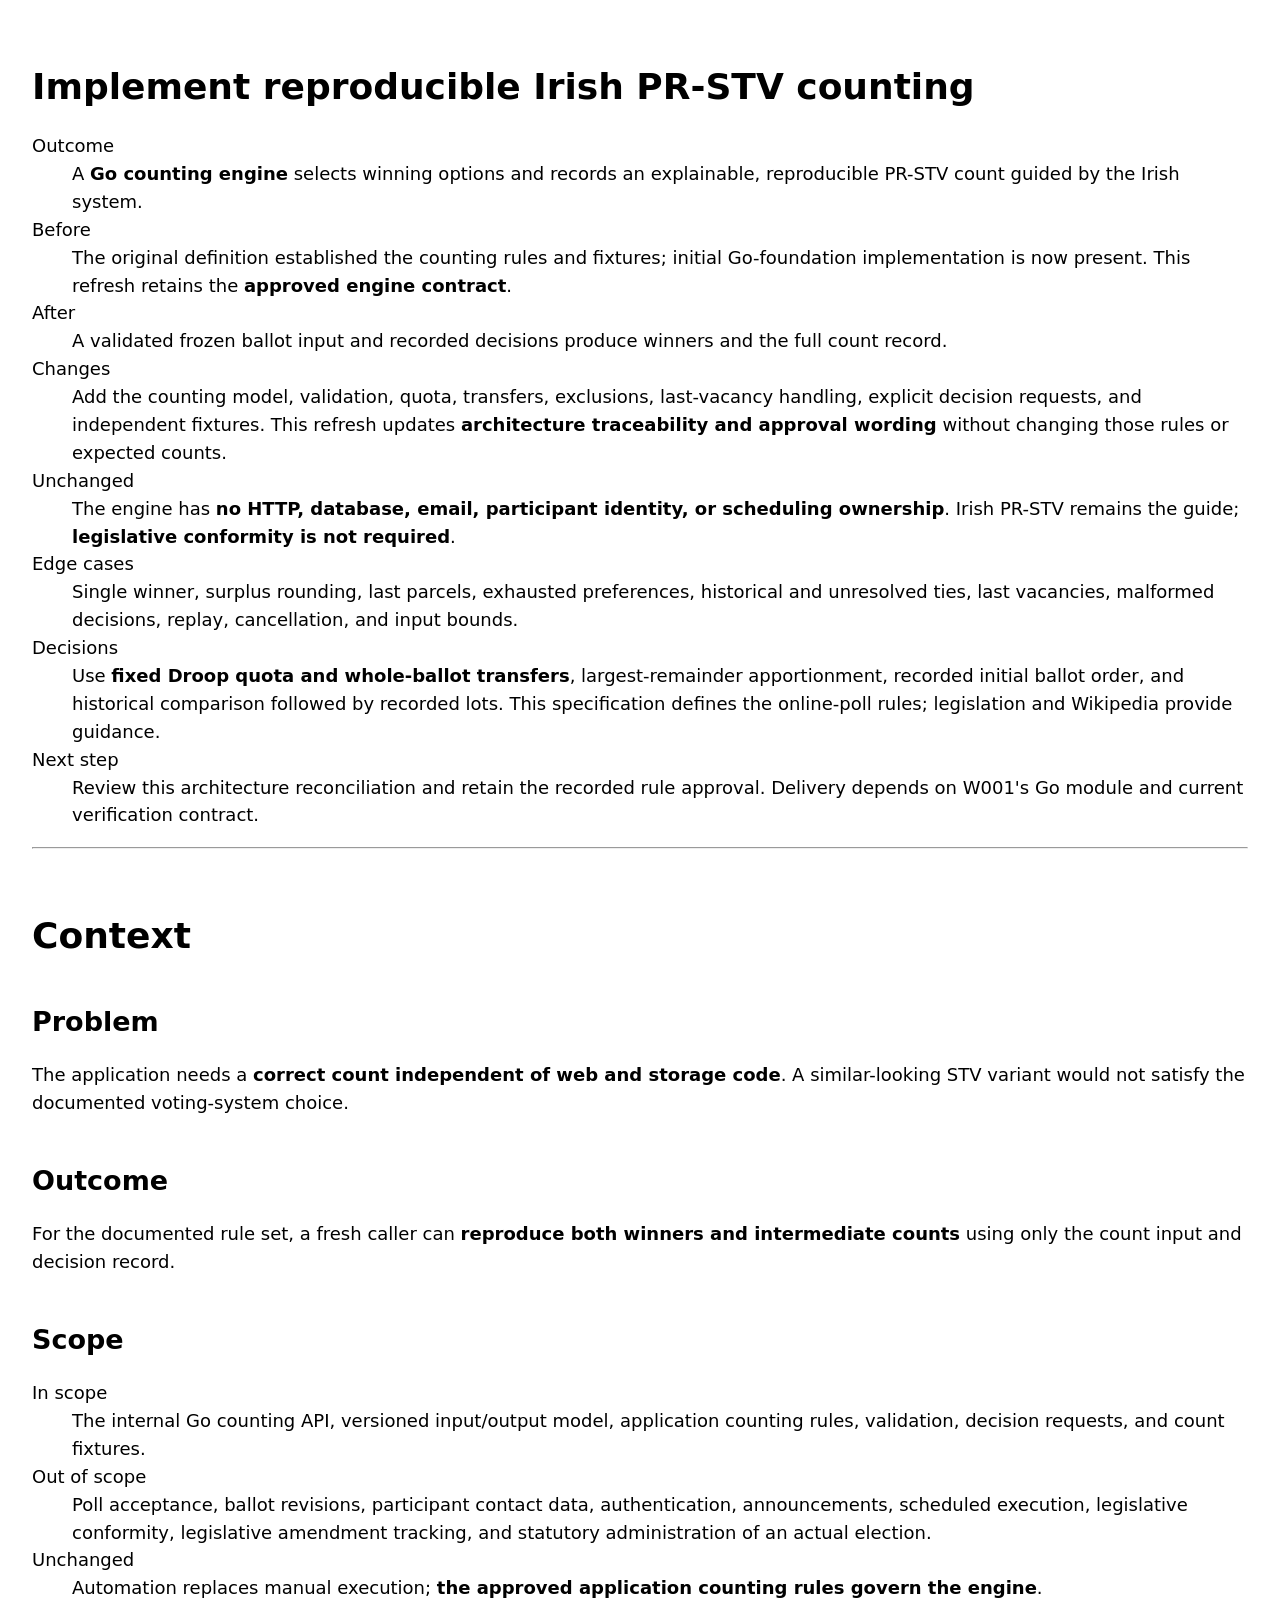
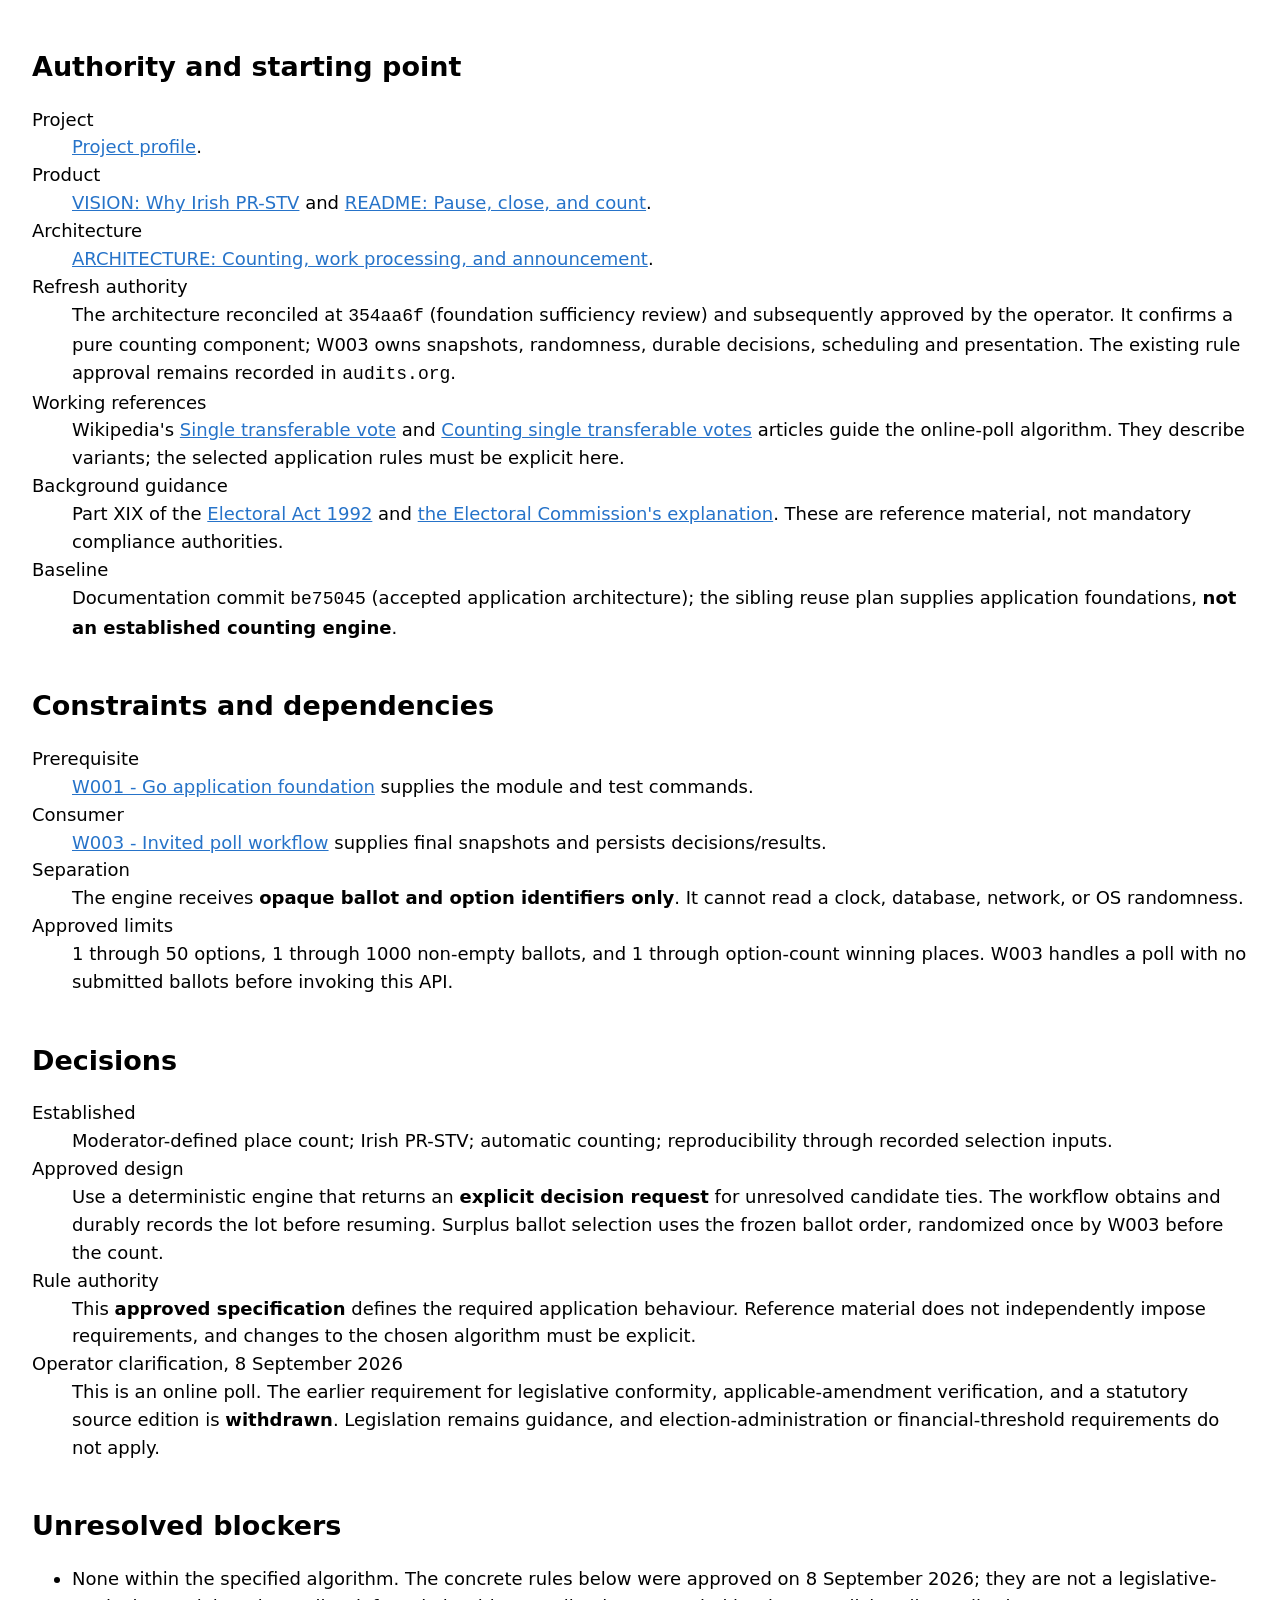
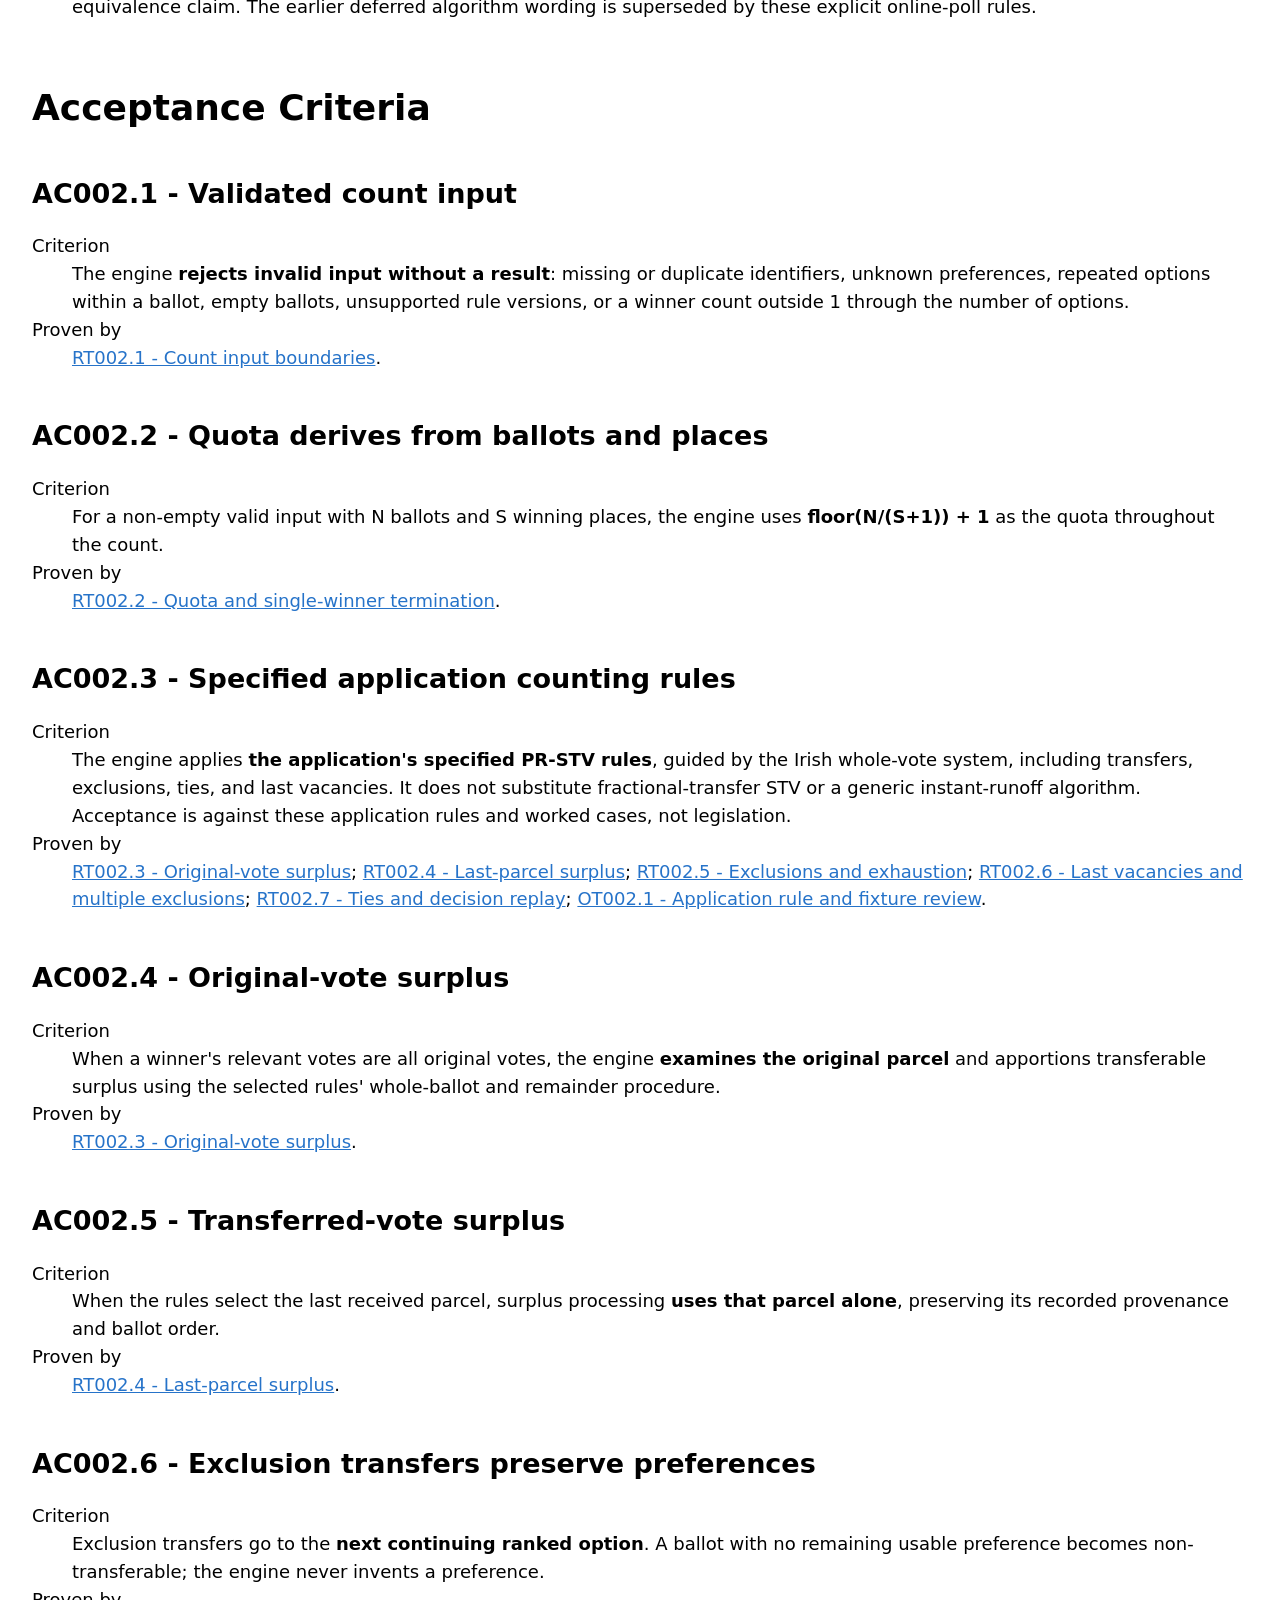
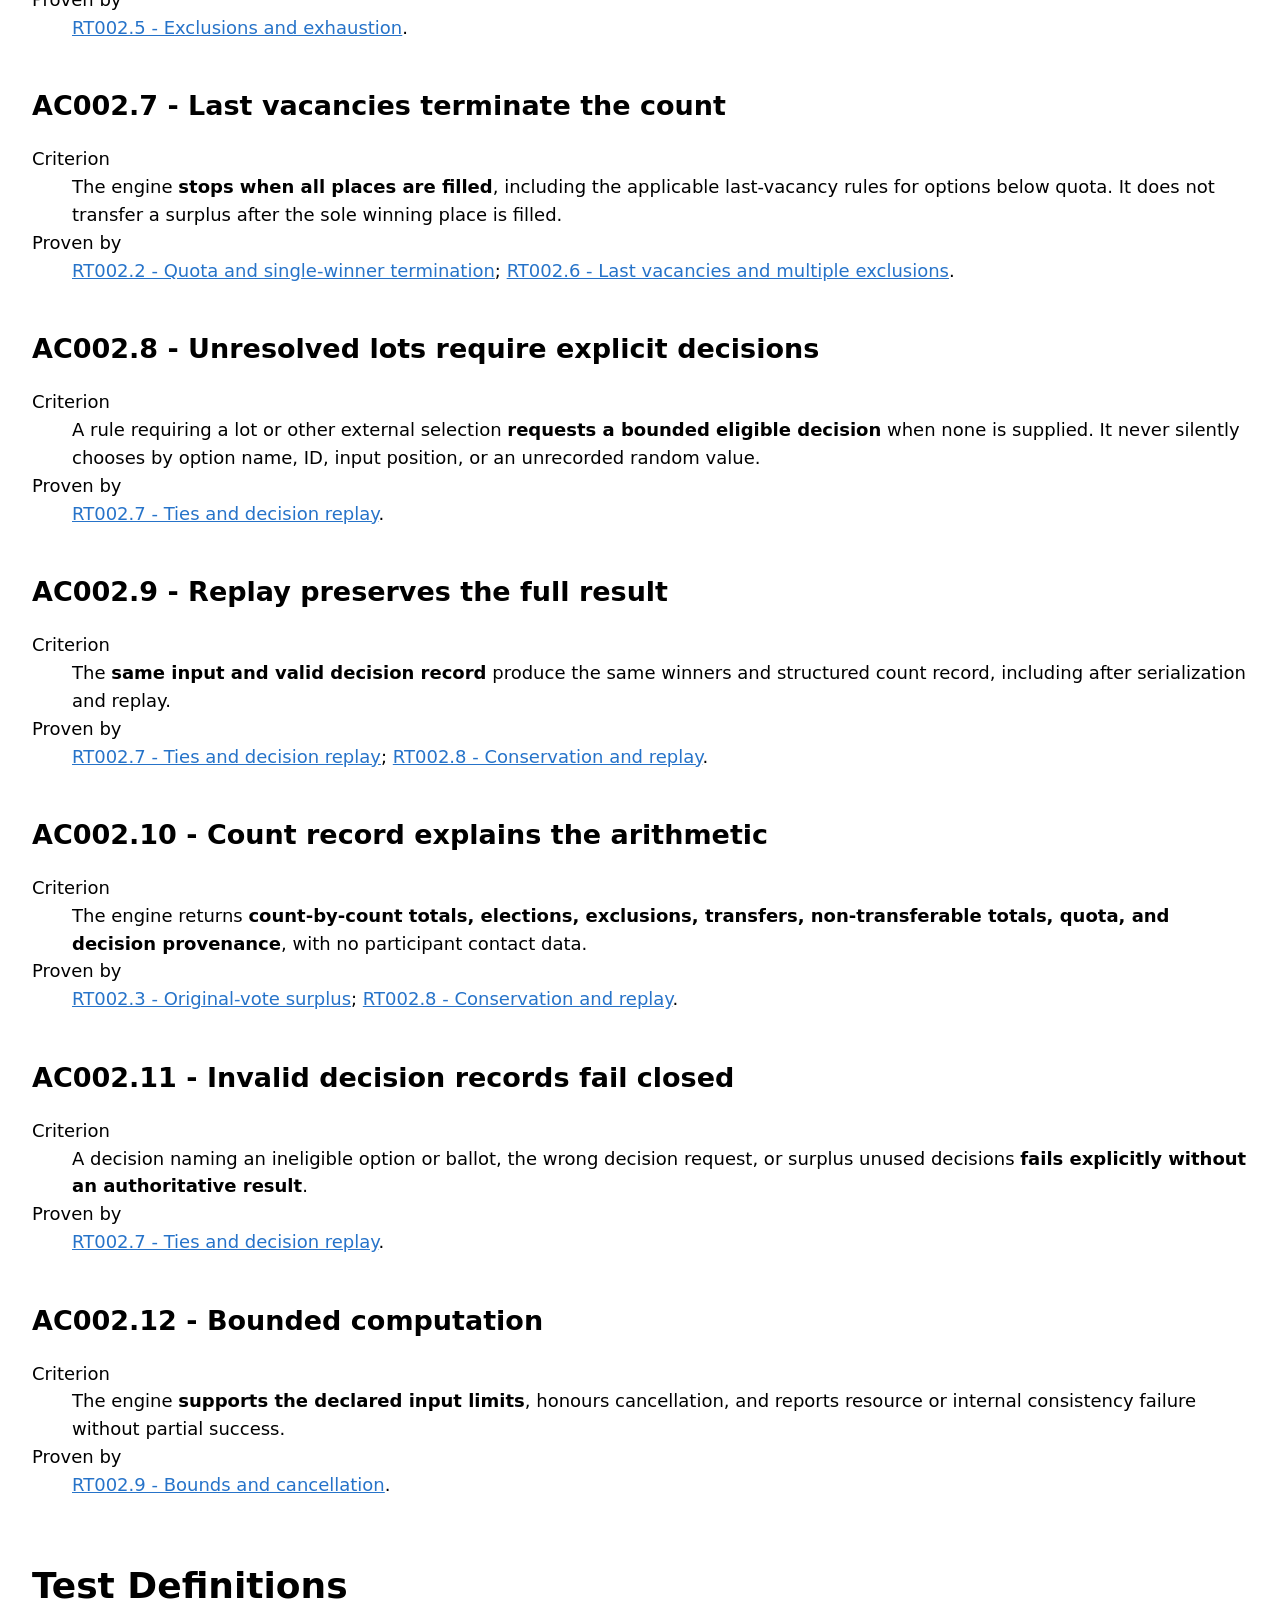
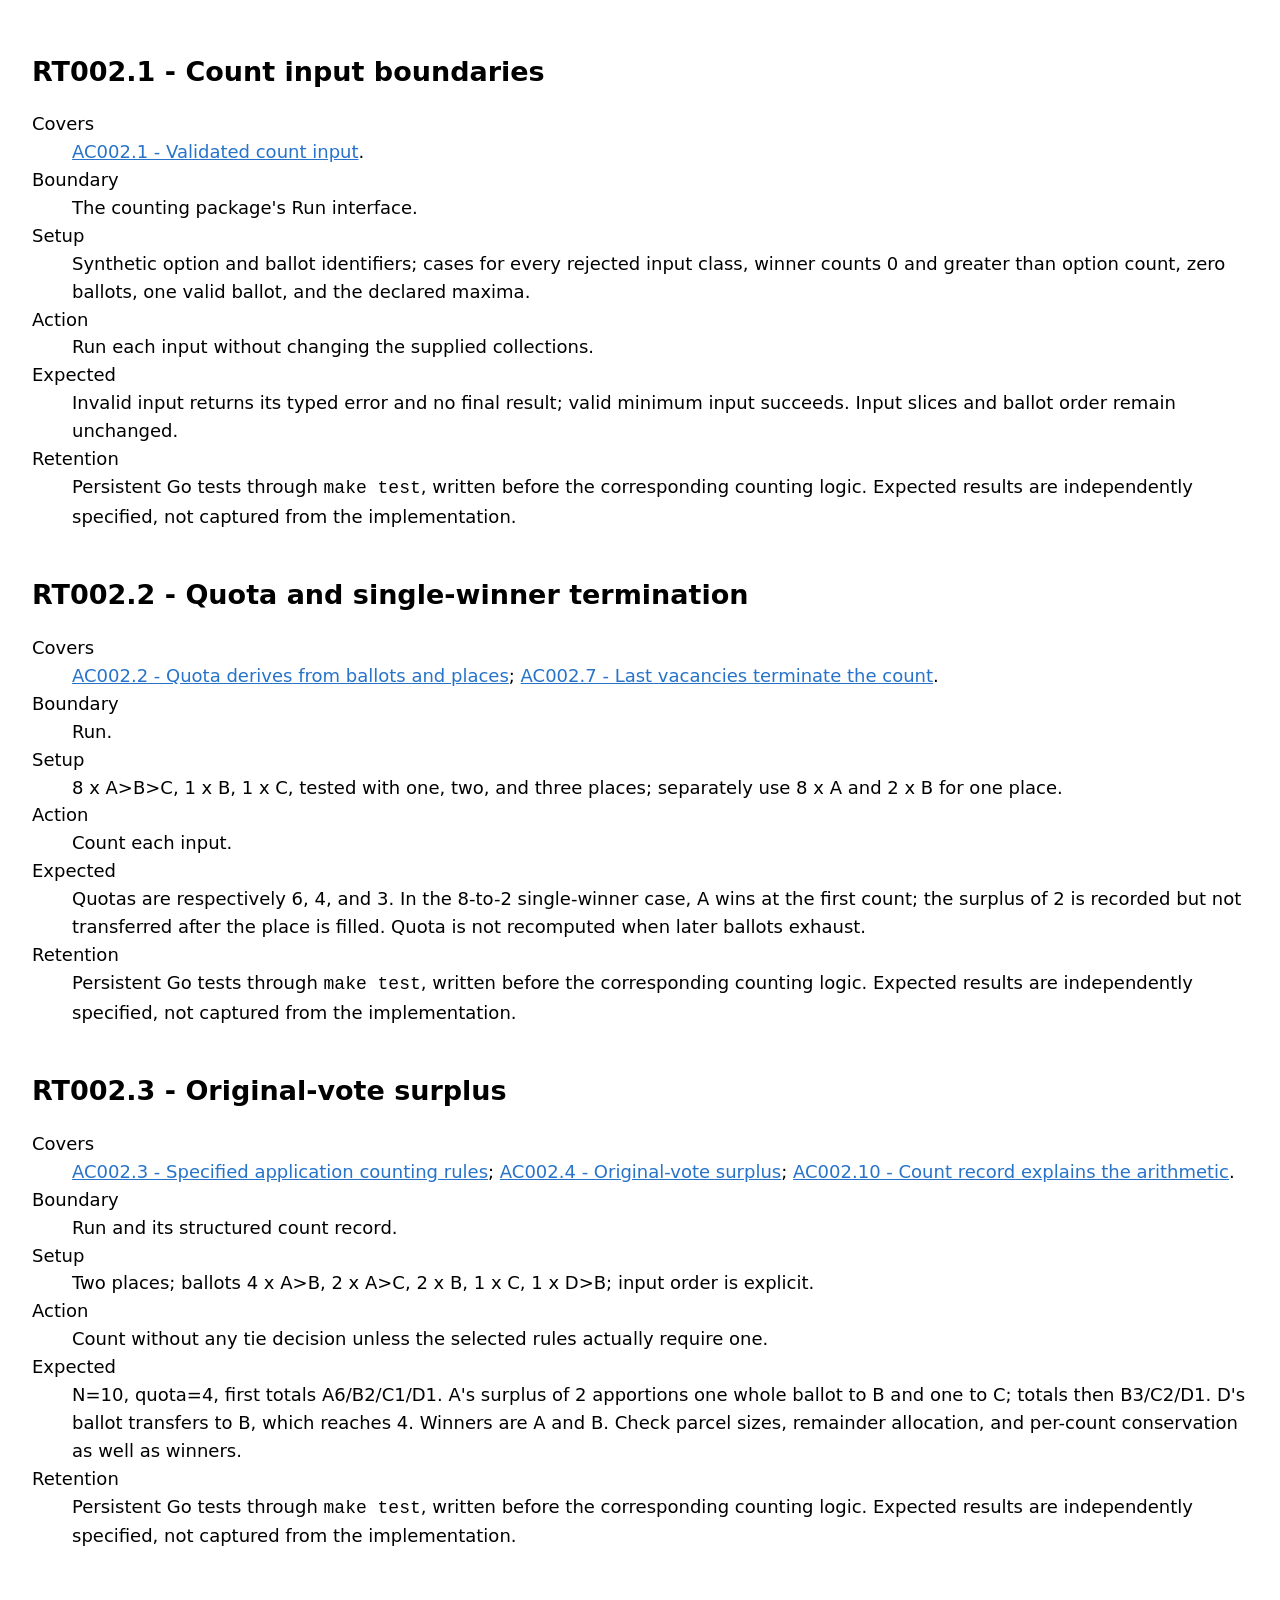
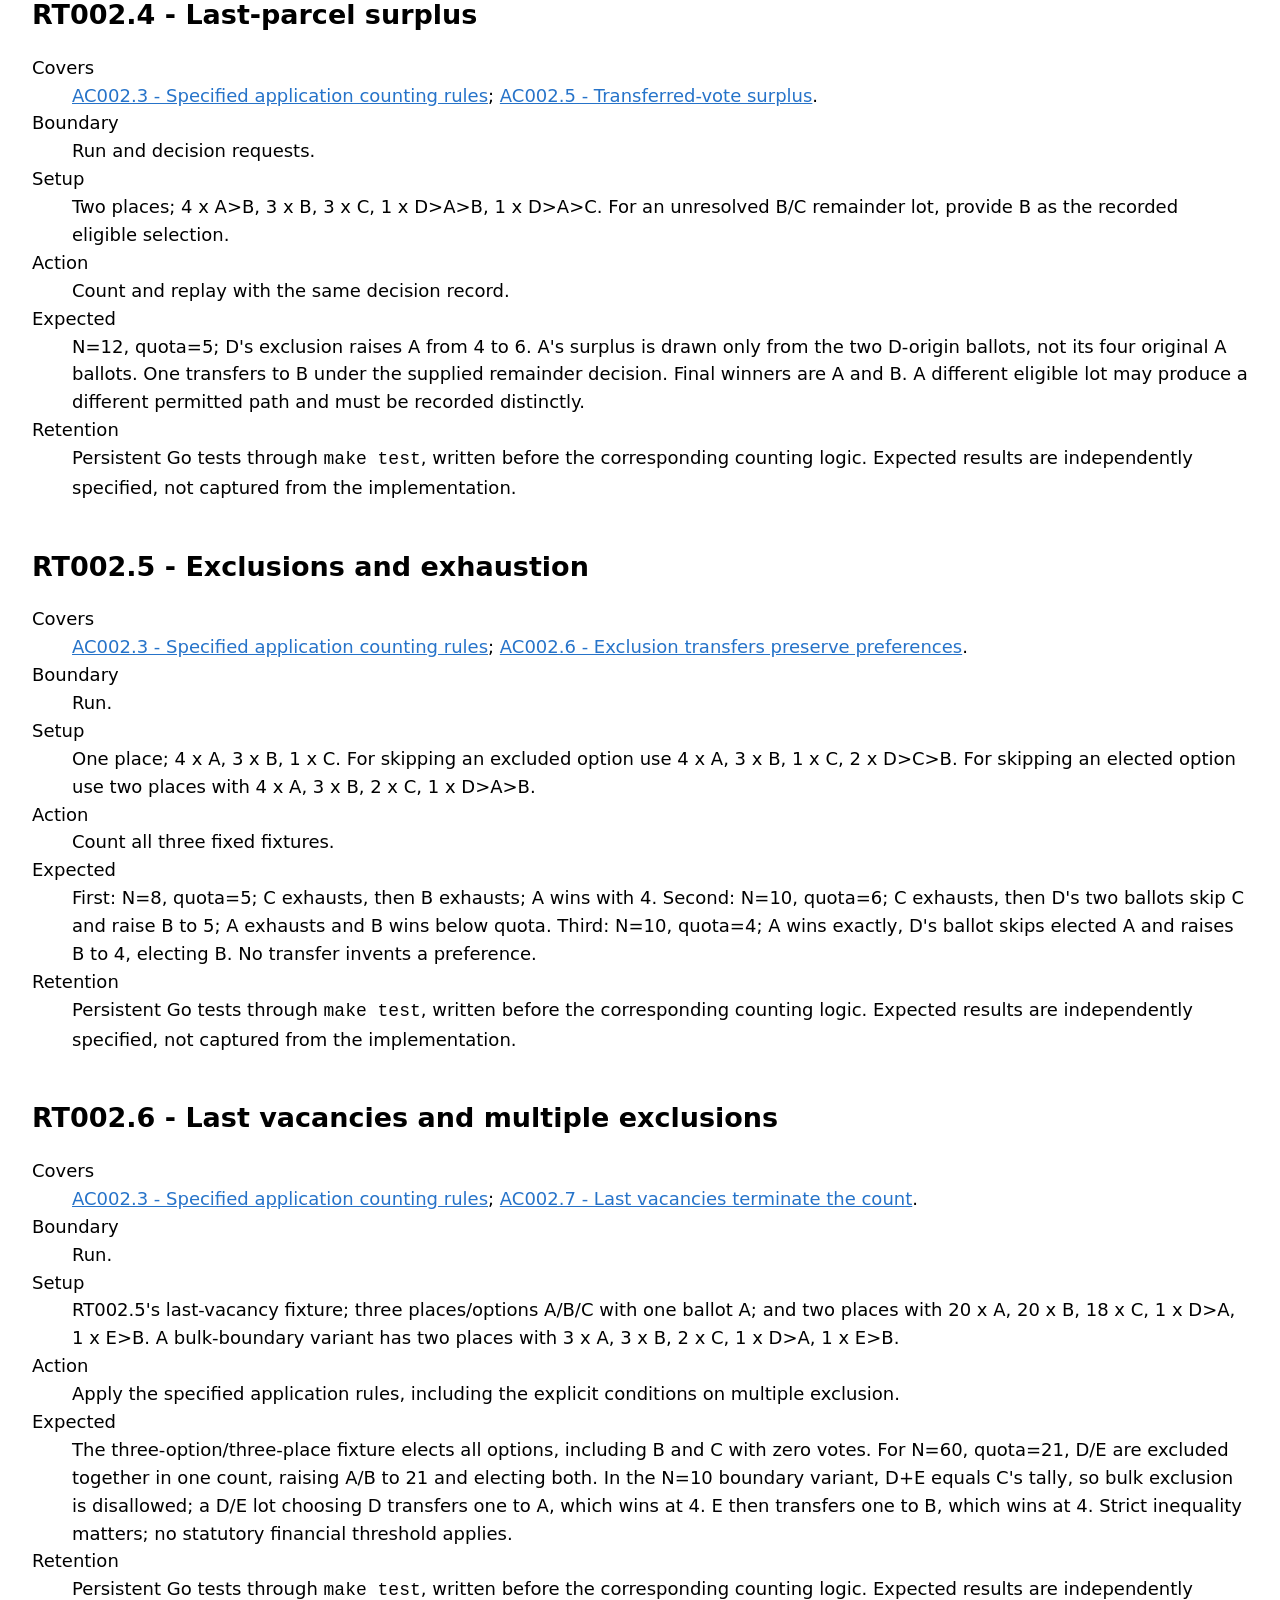
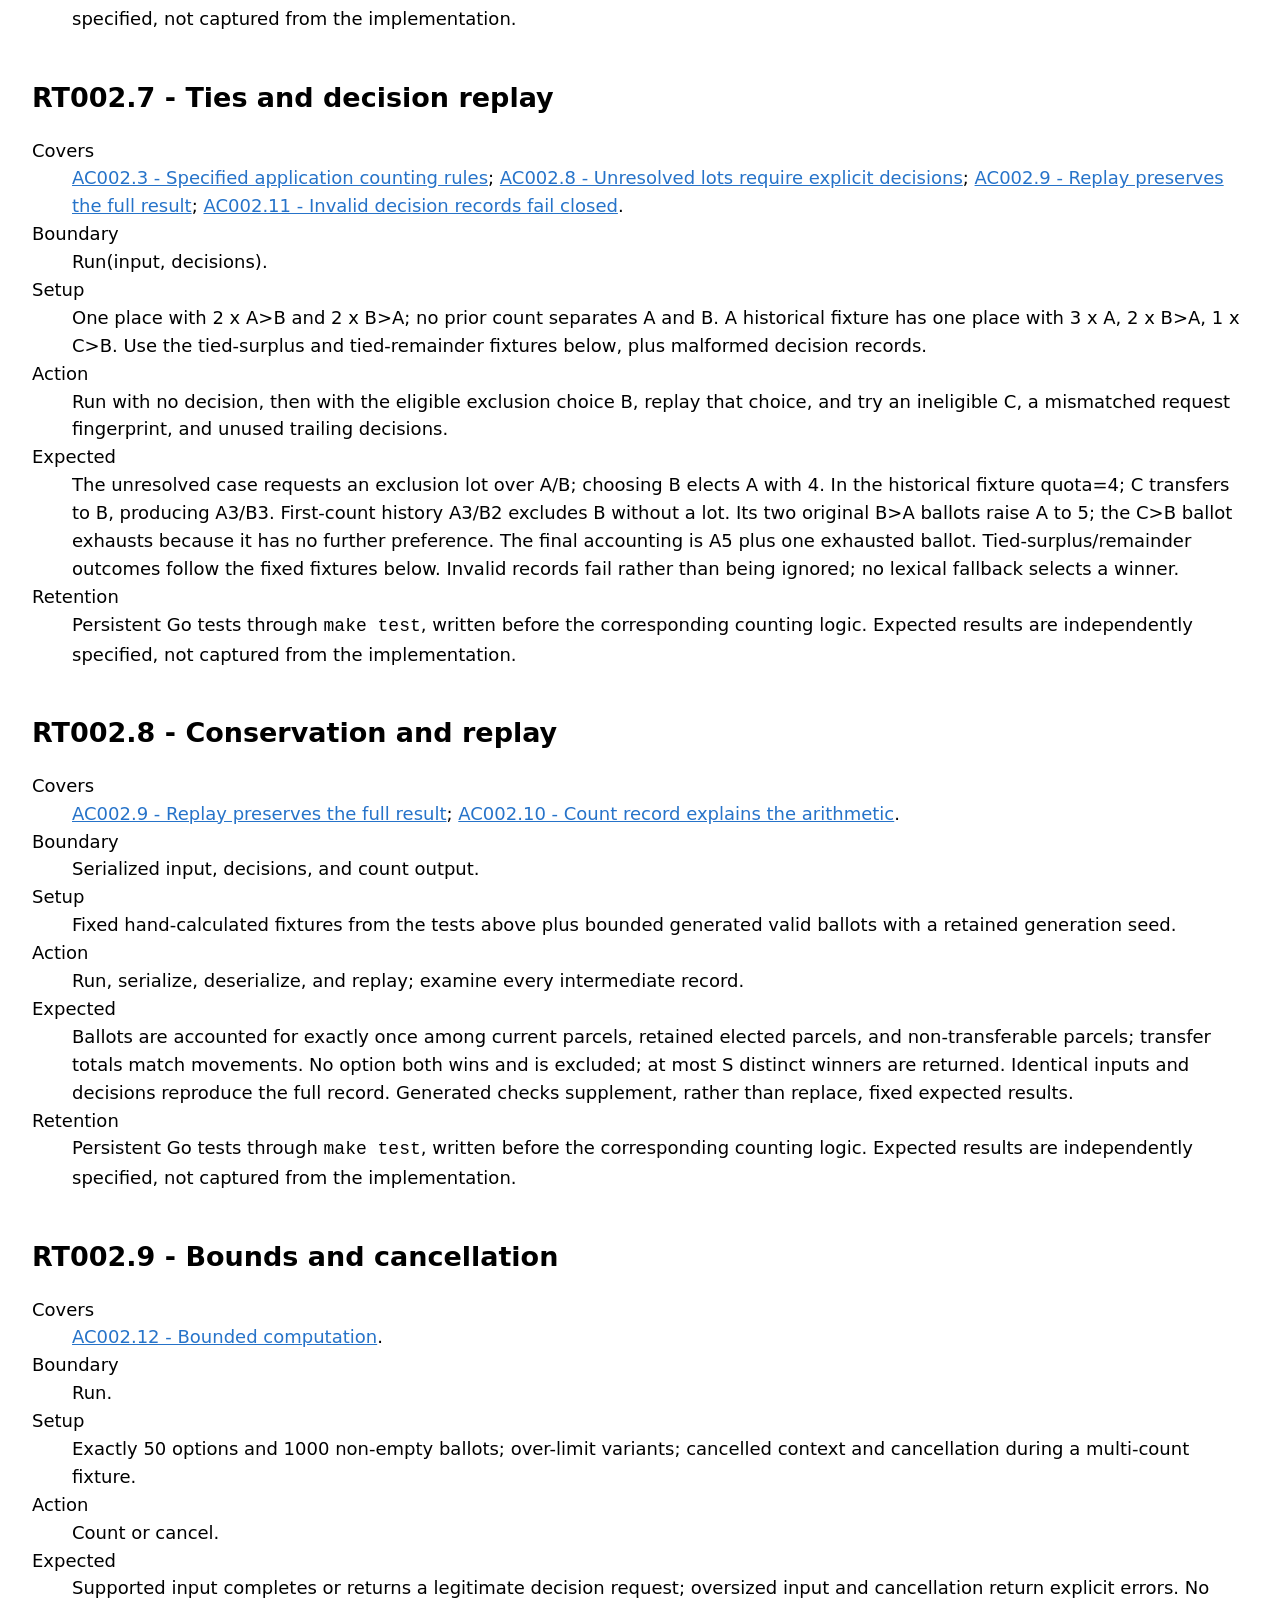
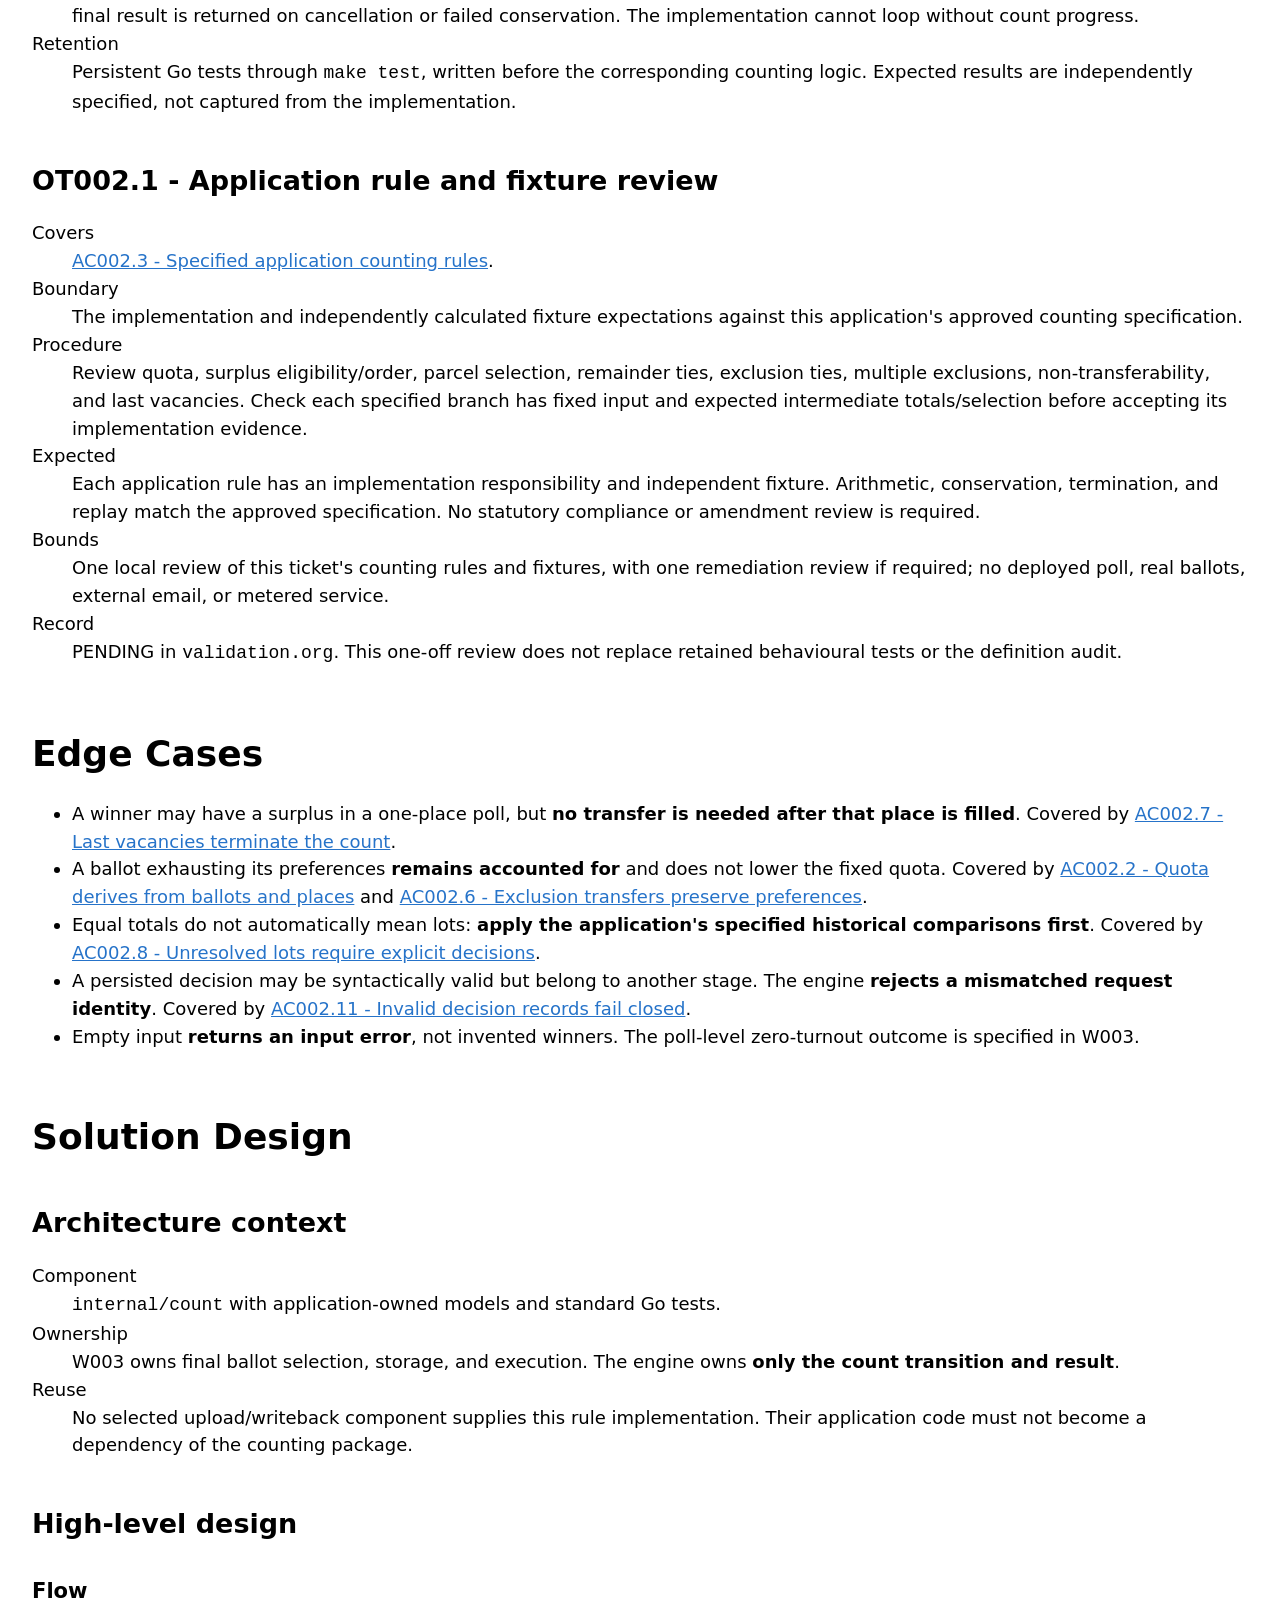
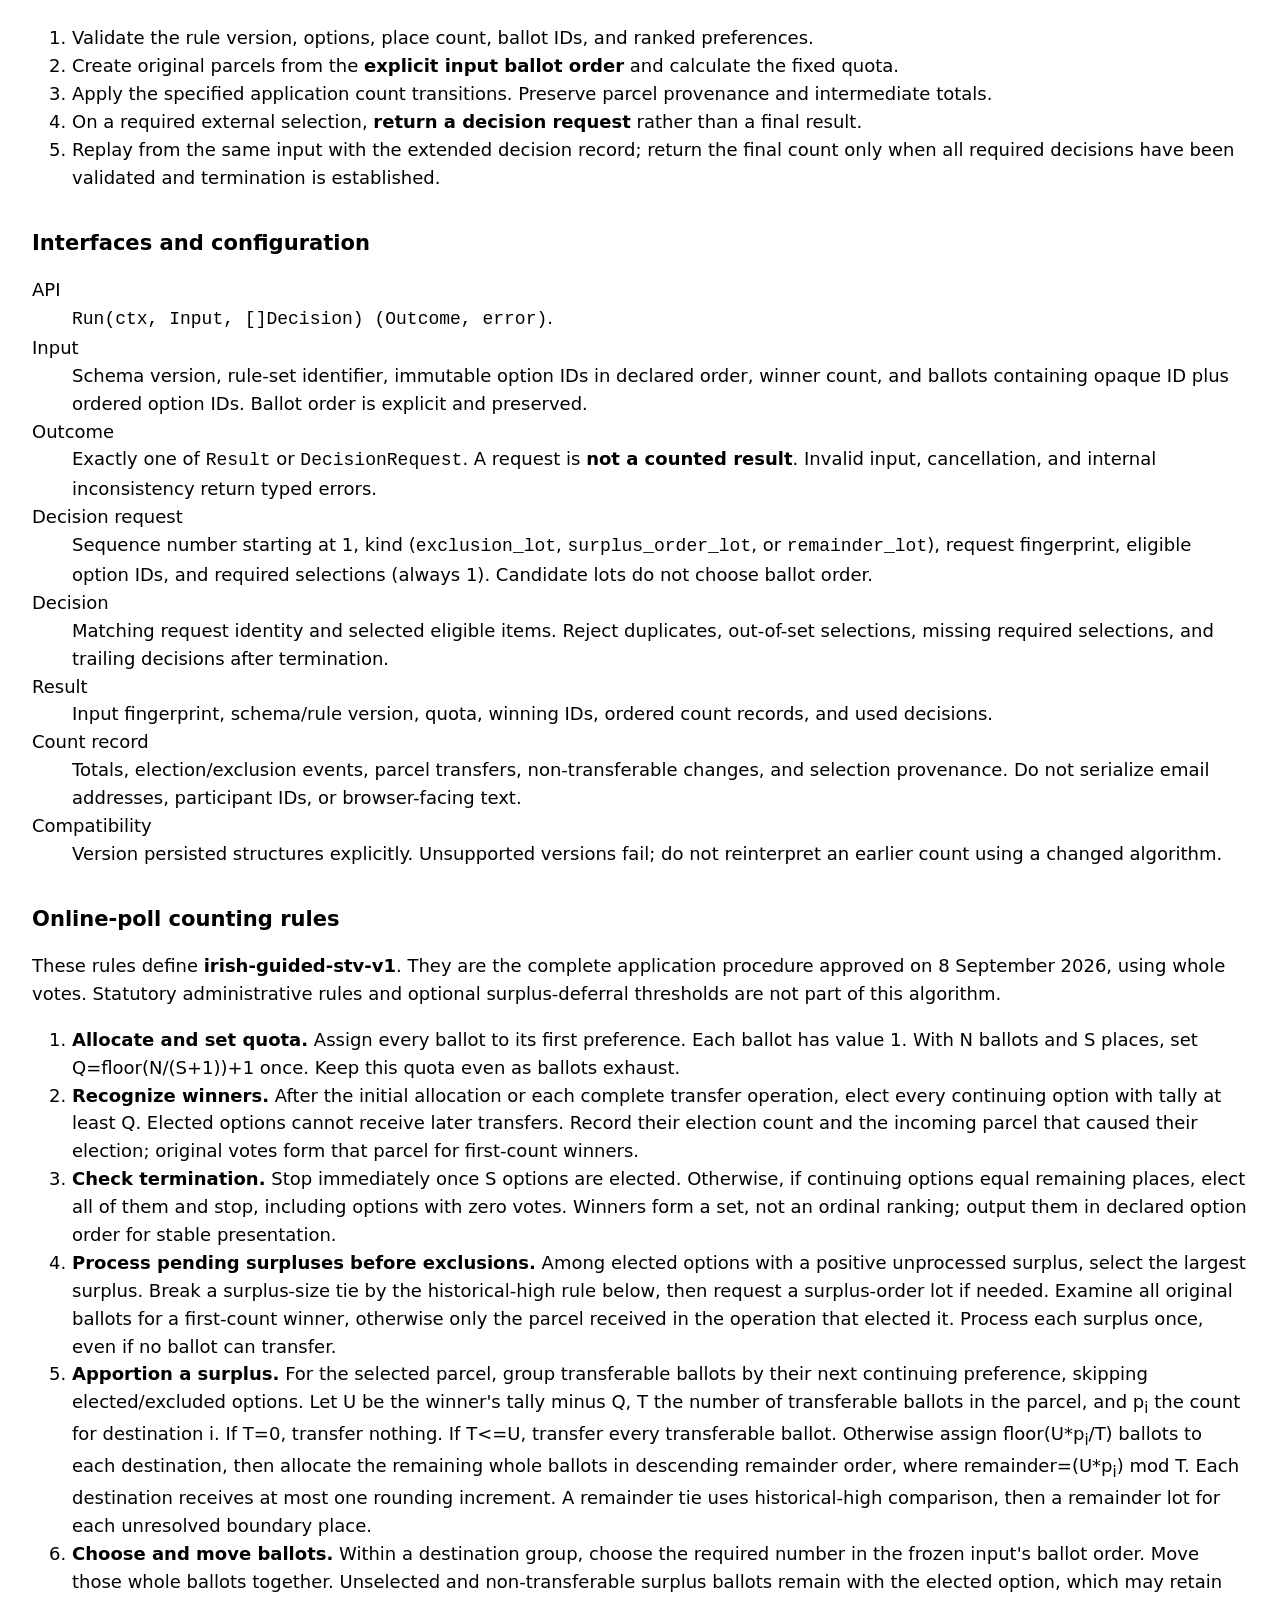
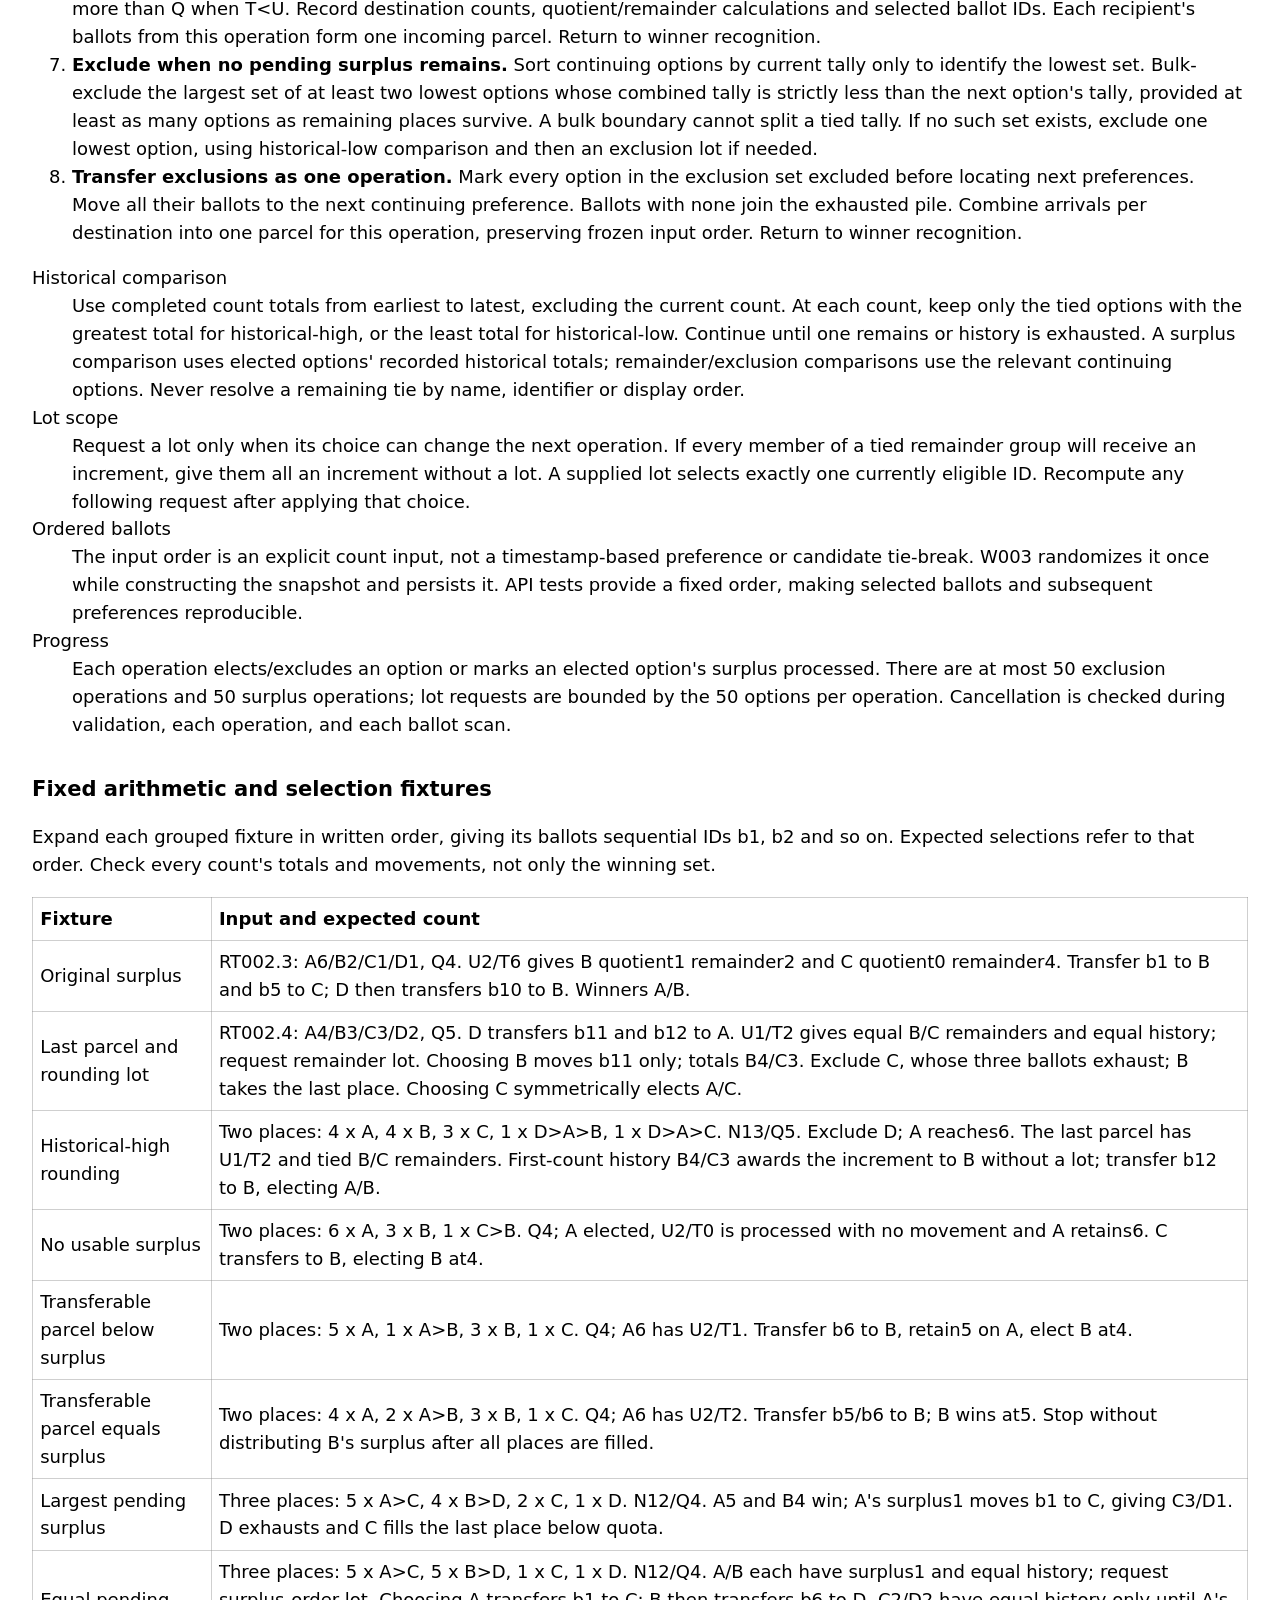
<file: specs/002-irish-pr-stv-counting/.sdlc-preview-704017291.html>
<!doctype html>
<html lang="en">
<head>
  <meta charset="utf-8">
  <meta name="generator" content="sdlc-preview">
  <meta name="viewport" content="width=device-width, initial-scale=1">
  <title>spec.org</title>
  <style>
    :root { color-scheme: light dark; }
    body { max-width: 76rem; margin: 2rem auto; padding: 0 1.5rem 4rem;
      font: 18px/1.55 system-ui, sans-serif; }
    h1, h2, h3, h4 { line-height: 1.2; margin-top: 1.8em; }
    a { color: #2673c9; }
    code, pre { font-family: ui-monospace, monospace; }
    pre { overflow: auto; padding: 1rem; border: 1px solid #8886;
      border-radius: .4rem; }
    table { border-collapse: collapse; width: 100%; }
    th, td { border: 1px solid #8886; padding: .45rem; text-align: left; }
    blockquote { margin-left: 0; padding-left: 1rem; border-left: .25rem solid #8888; }
  </style>
</head>
<body>
<h1 id="summary">Implement reproducible Irish PR-STV counting</h1>
<dl>
<dt>Outcome</dt>
<dd>
A <strong>Go counting engine</strong> selects winning options and
records an explainable, reproducible PR-STV count guided by the Irish
system.
</dd>
<dt>Before</dt>
<dd>
The original definition established the counting rules and fixtures;
initial Go-foundation implementation is now present. This refresh
retains the <strong>approved engine contract</strong>.
</dd>
<dt>After</dt>
<dd>
A validated frozen ballot input and recorded decisions produce winners
and the full count record.
</dd>
<dt>Changes</dt>
<dd>
Add the counting model, validation, quota, transfers, exclusions,
last-vacancy handling, explicit decision requests, and independent
fixtures. This refresh updates <strong>architecture traceability and
approval wording</strong> without changing those rules or expected
counts.
</dd>
<dt>Unchanged</dt>
<dd>
The engine has <strong>no HTTP, database, email, participant identity,
or scheduling ownership</strong>. Irish PR-STV remains the guide;
<strong>legislative conformity is not required</strong>.
</dd>
<dt>Edge cases</dt>
<dd>
Single winner, surplus rounding, last parcels, exhausted preferences,
historical and unresolved ties, last vacancies, malformed decisions,
replay, cancellation, and input bounds.
</dd>
<dt>Decisions</dt>
<dd>
Use <strong>fixed Droop quota and whole-ballot transfers</strong>,
largest-remainder apportionment, recorded initial ballot order, and
historical comparison followed by recorded lots. This specification
defines the online-poll rules; legislation and Wikipedia provide
guidance.
</dd>
<dt>Next step</dt>
<dd>
Review this architecture reconciliation and retain the recorded rule
approval. Delivery depends on W001's Go module and current verification
contract.
</dd>
</dl>
<hr />
<h1 id="context">Context</h1>
<h2 id="problem">Problem</h2>
<p>The application needs a <strong>correct count independent of web and
storage code</strong>. A similar-looking STV variant would not satisfy
the documented voting-system choice.</p>
<h2 id="outcome">Outcome</h2>
<p>For the documented rule set, a fresh caller can <strong>reproduce
both winners and intermediate counts</strong> using only the count input
and decision record.</p>
<h2 id="scope">Scope</h2>
<dl>
<dt>In scope</dt>
<dd>
The internal Go counting API, versioned input/output model, application
counting rules, validation, decision requests, and count fixtures.
</dd>
<dt>Out of scope</dt>
<dd>
Poll acceptance, ballot revisions, participant contact data,
authentication, announcements, scheduled execution, legislative
conformity, legislative amendment tracking, and statutory administration
of an actual election.
</dd>
<dt>Unchanged</dt>
<dd>
Automation replaces manual execution; <strong>the approved application
counting rules govern the engine</strong>.
</dd>
</dl>
<h2 id="authority-and-starting-point">Authority and starting point</h2>
<dl>
<dt>Project</dt>
<dd>
<a href="../../.sdlc/project.yaml">Project profile</a>.
</dd>
<dt>Product</dt>
<dd>
<a href="../../docs/VISION.md">VISION: Why Irish PR-STV</a> and <a
href="../../README.md">README: Pause, close, and count</a>.
</dd>
<dt>Architecture</dt>
<dd>
<a href="../../docs/ARCHITECTURE.md">ARCHITECTURE: Counting, work
processing, and announcement</a>.
</dd>
<dt>Refresh authority</dt>
<dd>
The architecture reconciled at <code class="verbatim">354aa6f</code>
(foundation sufficiency review) and subsequently approved by the
operator. It confirms a pure counting component; W003 owns snapshots,
randomness, durable decisions, scheduling and presentation. The existing
rule approval remains recorded in <code
class="verbatim">audits.org</code>.
</dd>
<dt>Working references</dt>
<dd>
Wikipedia's <a
href="https://en.wikipedia.org/wiki/Single_transferable_vote">Single
transferable vote</a> and <a
href="https://en.wikipedia.org/wiki/Counting_single_transferable_votes">Counting
single transferable votes</a> articles guide the online-poll algorithm.
They describe variants; the selected application rules must be explicit
here.
</dd>
<dt>Background guidance</dt>
<dd>
Part XIX of the <a
href="https://www.irishstatutebook.ie/eli/1992/act/23/enacted/en/html">Electoral
Act 1992</a> and <a
href="https://www.electoralcommission.ie/irelands-voting-system/">the
Electoral Commission's explanation</a>. These are reference material,
not mandatory compliance authorities.
</dd>
<dt>Baseline</dt>
<dd>
Documentation commit <code class="verbatim">be75045</code> (accepted
application architecture); the sibling reuse plan supplies application
foundations, <strong>not an established counting engine</strong>.
</dd>
</dl>
<h2 id="constraints-and-dependencies">Constraints and dependencies</h2>
<dl>
<dt>Prerequisite</dt>
<dd>
<a href="../001-go-application-foundation/spec.org">W001 - Go
application foundation</a> supplies the module and test commands.
</dd>
<dt>Consumer</dt>
<dd>
<a href="../003-invited-poll-workflow/spec.org">W003 - Invited poll
workflow</a> supplies final snapshots and persists decisions/results.
</dd>
<dt>Separation</dt>
<dd>
The engine receives <strong>opaque ballot and option identifiers
only</strong>. It cannot read a clock, database, network, or OS
randomness.
</dd>
<dt>Approved limits</dt>
<dd>
1 through 50 options, 1 through 1000 non-empty ballots, and 1 through
option-count winning places. W003 handles a poll with no submitted
ballots before invoking this API.
</dd>
</dl>
<h2 id="decisions">Decisions</h2>
<dl>
<dt>Established</dt>
<dd>
Moderator-defined place count; Irish PR-STV; automatic counting;
reproducibility through recorded selection inputs.
</dd>
<dt>Approved design</dt>
<dd>
Use a deterministic engine that returns an <strong>explicit decision
request</strong> for unresolved candidate ties. The workflow obtains and
durably records the lot before resuming. Surplus ballot selection uses
the frozen ballot order, randomized once by W003 before the count.
</dd>
<dt>Rule authority</dt>
<dd>
This <strong>approved specification</strong> defines the required
application behaviour. Reference material does not independently impose
requirements, and changes to the chosen algorithm must be explicit.
</dd>
<dt>Operator clarification, 8 September 2026</dt>
<dd>
This is an online poll. The earlier requirement for legislative
conformity, applicable-amendment verification, and a statutory source
edition is <strong>withdrawn</strong>. Legislation remains guidance, and
election-administration or financial-threshold requirements do not
apply.
</dd>
</dl>
<h2 id="unresolved-blockers">Unresolved blockers</h2>
<ul>
<li>None within the specified algorithm. The concrete rules below were
approved on 8 September 2026; they are not a legislative-equivalence
claim. The earlier deferred algorithm wording is superseded by these
explicit online-poll rules.</li>
</ul>
<h1 id="acceptance-criteria">Acceptance Criteria</h1>
<h2 id="ac-002-1">AC002.1 - Validated count input</h2>
<dl>
<dt>Criterion</dt>
<dd>
The engine <strong>rejects invalid input without a result</strong>:
missing or duplicate identifiers, unknown preferences, repeated options
within a ballot, empty ballots, unsupported rule versions, or a winner
count outside 1 through the number of options.
</dd>
<dt>Proven by</dt>
<dd>
<a href="#rt-002-1">RT002.1 - Count input boundaries</a>.
</dd>
</dl>
<h2 id="ac-002-2">AC002.2 - Quota derives from ballots and places</h2>
<dl>
<dt>Criterion</dt>
<dd>
For a non-empty valid input with N ballots and S winning places, the
engine uses <strong>floor(N/(S+1)) + 1</strong> as the quota throughout
the count.
</dd>
<dt>Proven by</dt>
<dd>
<a href="#rt-002-2">RT002.2 - Quota and single-winner termination</a>.
</dd>
</dl>
<h2 id="ac-002-3">AC002.3 - Specified application counting rules</h2>
<dl>
<dt>Criterion</dt>
<dd>
The engine applies <strong>the application's specified PR-STV
rules</strong>, guided by the Irish whole-vote system, including
transfers, exclusions, ties, and last vacancies. It does not substitute
fractional-transfer STV or a generic instant-runoff algorithm.
Acceptance is against these application rules and worked cases, not
legislation.
</dd>
<dt>Proven by</dt>
<dd>
<a href="#rt-002-3">RT002.3 - Original-vote surplus</a>; <a
href="#rt-002-4">RT002.4 - Last-parcel surplus</a>; <a
href="#rt-002-5">RT002.5 - Exclusions and exhaustion</a>; <a
href="#rt-002-6">RT002.6 - Last vacancies and multiple exclusions</a>;
<a href="#rt-002-7">RT002.7 - Ties and decision replay</a>; <a
href="#ot-002-1">OT002.1 - Application rule and fixture review</a>.
</dd>
</dl>
<h2 id="ac-002-4">AC002.4 - Original-vote surplus</h2>
<dl>
<dt>Criterion</dt>
<dd>
When a winner's relevant votes are all original votes, the engine
<strong>examines the original parcel</strong> and apportions
transferable surplus using the selected rules' whole-ballot and
remainder procedure.
</dd>
<dt>Proven by</dt>
<dd>
<a href="#rt-002-3">RT002.3 - Original-vote surplus</a>.
</dd>
</dl>
<h2 id="ac-002-5">AC002.5 - Transferred-vote surplus</h2>
<dl>
<dt>Criterion</dt>
<dd>
When the rules select the last received parcel, surplus processing
<strong>uses that parcel alone</strong>, preserving its recorded
provenance and ballot order.
</dd>
<dt>Proven by</dt>
<dd>
<a href="#rt-002-4">RT002.4 - Last-parcel surplus</a>.
</dd>
</dl>
<h2 id="ac-002-6">AC002.6 - Exclusion transfers preserve
preferences</h2>
<dl>
<dt>Criterion</dt>
<dd>
Exclusion transfers go to the <strong>next continuing ranked
option</strong>. A ballot with no remaining usable preference becomes
non-transferable; the engine never invents a preference.
</dd>
<dt>Proven by</dt>
<dd>
<a href="#rt-002-5">RT002.5 - Exclusions and exhaustion</a>.
</dd>
</dl>
<h2 id="ac-002-7">AC002.7 - Last vacancies terminate the count</h2>
<dl>
<dt>Criterion</dt>
<dd>
The engine <strong>stops when all places are filled</strong>, including
the applicable last-vacancy rules for options below quota. It does not
transfer a surplus after the sole winning place is filled.
</dd>
<dt>Proven by</dt>
<dd>
<a href="#rt-002-2">RT002.2 - Quota and single-winner termination</a>;
<a href="#rt-002-6">RT002.6 - Last vacancies and multiple
exclusions</a>.
</dd>
</dl>
<h2 id="ac-002-8">AC002.8 - Unresolved lots require explicit
decisions</h2>
<dl>
<dt>Criterion</dt>
<dd>
A rule requiring a lot or other external selection <strong>requests a
bounded eligible decision</strong> when none is supplied. It never
silently chooses by option name, ID, input position, or an unrecorded
random value.
</dd>
<dt>Proven by</dt>
<dd>
<a href="#rt-002-7">RT002.7 - Ties and decision replay</a>.
</dd>
</dl>
<h2 id="ac-002-9">AC002.9 - Replay preserves the full result</h2>
<dl>
<dt>Criterion</dt>
<dd>
The <strong>same input and valid decision record</strong> produce the
same winners and structured count record, including after serialization
and replay.
</dd>
<dt>Proven by</dt>
<dd>
<a href="#rt-002-7">RT002.7 - Ties and decision replay</a>; <a
href="#rt-002-8">RT002.8 - Conservation and replay</a>.
</dd>
</dl>
<h2 id="ac-002-10">AC002.10 - Count record explains the arithmetic</h2>
<dl>
<dt>Criterion</dt>
<dd>
The engine returns <strong>count-by-count totals, elections, exclusions,
transfers, non-transferable totals, quota, and decision
provenance</strong>, with no participant contact data.
</dd>
<dt>Proven by</dt>
<dd>
<a href="#rt-002-3">RT002.3 - Original-vote surplus</a>; <a
href="#rt-002-8">RT002.8 - Conservation and replay</a>.
</dd>
</dl>
<h2 id="ac-002-11">AC002.11 - Invalid decision records fail closed</h2>
<dl>
<dt>Criterion</dt>
<dd>
A decision naming an ineligible option or ballot, the wrong decision
request, or surplus unused decisions <strong>fails explicitly without an
authoritative result</strong>.
</dd>
<dt>Proven by</dt>
<dd>
<a href="#rt-002-7">RT002.7 - Ties and decision replay</a>.
</dd>
</dl>
<h2 id="ac-002-12">AC002.12 - Bounded computation</h2>
<dl>
<dt>Criterion</dt>
<dd>
The engine <strong>supports the declared input limits</strong>, honours
cancellation, and reports resource or internal consistency failure
without partial success.
</dd>
<dt>Proven by</dt>
<dd>
<a href="#rt-002-9">RT002.9 - Bounds and cancellation</a>.
</dd>
</dl>
<h1 id="test-definitions">Test Definitions</h1>
<h2 id="rt-002-1">RT002.1 - Count input boundaries</h2>
<dl>
<dt>Covers</dt>
<dd>
<a href="#ac-002-1">AC002.1 - Validated count input</a>.
</dd>
<dt>Boundary</dt>
<dd>
The counting package's Run interface.
</dd>
<dt>Setup</dt>
<dd>
Synthetic option and ballot identifiers; cases for every rejected input
class, winner counts 0 and greater than option count, zero ballots, one
valid ballot, and the declared maxima.
</dd>
<dt>Action</dt>
<dd>
Run each input without changing the supplied collections.
</dd>
<dt>Expected</dt>
<dd>
Invalid input returns its typed error and no final result; valid minimum
input succeeds. Input slices and ballot order remain unchanged.
</dd>
<dt>Retention</dt>
<dd>
Persistent Go tests through <code class="verbatim">make test</code>,
written before the corresponding counting logic. Expected results are
independently specified, not captured from the implementation.
</dd>
</dl>
<h2 id="rt-002-2">RT002.2 - Quota and single-winner termination</h2>
<dl>
<dt>Covers</dt>
<dd>
<a href="#ac-002-2">AC002.2 - Quota derives from ballots and places</a>;
<a href="#ac-002-7">AC002.7 - Last vacancies terminate the count</a>.
</dd>
<dt>Boundary</dt>
<dd>
Run.
</dd>
<dt>Setup</dt>
<dd>
8 x A&gt;B&gt;C, 1 x B, 1 x C, tested with one, two, and three places;
separately use 8 x A and 2 x B for one place.
</dd>
<dt>Action</dt>
<dd>
Count each input.
</dd>
<dt>Expected</dt>
<dd>
Quotas are respectively 6, 4, and 3. In the 8-to-2 single-winner case, A
wins at the first count; the surplus of 2 is recorded but not
transferred after the place is filled. Quota is not recomputed when
later ballots exhaust.
</dd>
<dt>Retention</dt>
<dd>
Persistent Go tests through <code class="verbatim">make test</code>,
written before the corresponding counting logic. Expected results are
independently specified, not captured from the implementation.
</dd>
</dl>
<h2 id="rt-002-3">RT002.3 - Original-vote surplus</h2>
<dl>
<dt>Covers</dt>
<dd>
<a href="#ac-002-3">AC002.3 - Specified application counting rules</a>;
<a href="#ac-002-4">AC002.4 - Original-vote surplus</a>; <a
href="#ac-002-10">AC002.10 - Count record explains the arithmetic</a>.
</dd>
<dt>Boundary</dt>
<dd>
Run and its structured count record.
</dd>
<dt>Setup</dt>
<dd>
Two places; ballots 4 x A&gt;B, 2 x A&gt;C, 2 x B, 1 x C, 1 x D&gt;B;
input order is explicit.
</dd>
<dt>Action</dt>
<dd>
Count without any tie decision unless the selected rules actually
require one.
</dd>
<dt>Expected</dt>
<dd>
N=10, quota=4, first totals A6/B2/C1/D1. A's surplus of 2 apportions one
whole ballot to B and one to C; totals then B3/C2/D1. D's ballot
transfers to B, which reaches 4. Winners are A and B. Check parcel
sizes, remainder allocation, and per-count conservation as well as
winners.
</dd>
<dt>Retention</dt>
<dd>
Persistent Go tests through <code class="verbatim">make test</code>,
written before the corresponding counting logic. Expected results are
independently specified, not captured from the implementation.
</dd>
</dl>
<h2 id="rt-002-4">RT002.4 - Last-parcel surplus</h2>
<dl>
<dt>Covers</dt>
<dd>
<a href="#ac-002-3">AC002.3 - Specified application counting rules</a>;
<a href="#ac-002-5">AC002.5 - Transferred-vote surplus</a>.
</dd>
<dt>Boundary</dt>
<dd>
Run and decision requests.
</dd>
<dt>Setup</dt>
<dd>
Two places; 4 x A&gt;B, 3 x B, 3 x C, 1 x D&gt;A&gt;B, 1 x D&gt;A&gt;C.
For an unresolved B/C remainder lot, provide B as the recorded eligible
selection.
</dd>
<dt>Action</dt>
<dd>
Count and replay with the same decision record.
</dd>
<dt>Expected</dt>
<dd>
N=12, quota=5; D's exclusion raises A from 4 to 6. A's surplus is drawn
only from the two D-origin ballots, not its four original A ballots. One
transfers to B under the supplied remainder decision. Final winners are
A and B. A different eligible lot may produce a different permitted path
and must be recorded distinctly.
</dd>
<dt>Retention</dt>
<dd>
Persistent Go tests through <code class="verbatim">make test</code>,
written before the corresponding counting logic. Expected results are
independently specified, not captured from the implementation.
</dd>
</dl>
<h2 id="rt-002-5">RT002.5 - Exclusions and exhaustion</h2>
<dl>
<dt>Covers</dt>
<dd>
<a href="#ac-002-3">AC002.3 - Specified application counting rules</a>;
<a href="#ac-002-6">AC002.6 - Exclusion transfers preserve
preferences</a>.
</dd>
<dt>Boundary</dt>
<dd>
Run.
</dd>
<dt>Setup</dt>
<dd>
One place; 4 x A, 3 x B, 1 x C. For skipping an excluded option use 4 x
A, 3 x B, 1 x C, 2 x D&gt;C&gt;B. For skipping an elected option use two
places with 4 x A, 3 x B, 2 x C, 1 x D&gt;A&gt;B.
</dd>
<dt>Action</dt>
<dd>
Count all three fixed fixtures.
</dd>
<dt>Expected</dt>
<dd>
First: N=8, quota=5; C exhausts, then B exhausts; A wins with 4. Second:
N=10, quota=6; C exhausts, then D's two ballots skip C and raise B to 5;
A exhausts and B wins below quota. Third: N=10, quota=4; A wins exactly,
D's ballot skips elected A and raises B to 4, electing B. No transfer
invents a preference.
</dd>
<dt>Retention</dt>
<dd>
Persistent Go tests through <code class="verbatim">make test</code>,
written before the corresponding counting logic. Expected results are
independently specified, not captured from the implementation.
</dd>
</dl>
<h2 id="rt-002-6">RT002.6 - Last vacancies and multiple exclusions</h2>
<dl>
<dt>Covers</dt>
<dd>
<a href="#ac-002-3">AC002.3 - Specified application counting rules</a>;
<a href="#ac-002-7">AC002.7 - Last vacancies terminate the count</a>.
</dd>
<dt>Boundary</dt>
<dd>
Run.
</dd>
<dt>Setup</dt>
<dd>
RT002.5's last-vacancy fixture; three places/options A/B/C with one
ballot A; and two places with 20 x A, 20 x B, 18 x C, 1 x D&gt;A, 1 x
E&gt;B. A bulk-boundary variant has two places with 3 x A, 3 x B, 2 x C,
1 x D&gt;A, 1 x E&gt;B.
</dd>
<dt>Action</dt>
<dd>
Apply the specified application rules, including the explicit conditions
on multiple exclusion.
</dd>
<dt>Expected</dt>
<dd>
The three-option/three-place fixture elects all options, including B and
C with zero votes. For N=60, quota=21, D/E are excluded together in one
count, raising A/B to 21 and electing both. In the N=10 boundary
variant, D+E equals C's tally, so bulk exclusion is disallowed; a D/E
lot choosing D transfers one to A, which wins at 4. E then transfers one
to B, which wins at 4. Strict inequality matters; no statutory financial
threshold applies.
</dd>
<dt>Retention</dt>
<dd>
Persistent Go tests through <code class="verbatim">make test</code>,
written before the corresponding counting logic. Expected results are
independently specified, not captured from the implementation.
</dd>
</dl>
<h2 id="rt-002-7">RT002.7 - Ties and decision replay</h2>
<dl>
<dt>Covers</dt>
<dd>
<a href="#ac-002-3">AC002.3 - Specified application counting rules</a>;
<a href="#ac-002-8">AC002.8 - Unresolved lots require explicit
decisions</a>; <a href="#ac-002-9">AC002.9 - Replay preserves the full
result</a>; <a href="#ac-002-11">AC002.11 - Invalid decision records
fail closed</a>.
</dd>
<dt>Boundary</dt>
<dd>
Run(input, decisions).
</dd>
<dt>Setup</dt>
<dd>
One place with 2 x A&gt;B and 2 x B&gt;A; no prior count separates A and
B. A historical fixture has one place with 3 x A, 2 x B&gt;A, 1 x
C&gt;B. Use the tied-surplus and tied-remainder fixtures below, plus
malformed decision records.
</dd>
<dt>Action</dt>
<dd>
Run with no decision, then with the eligible exclusion choice B, replay
that choice, and try an ineligible C, a mismatched request fingerprint,
and unused trailing decisions.
</dd>
<dt>Expected</dt>
<dd>
The unresolved case requests an exclusion lot over A/B; choosing B
elects A with 4. In the historical fixture quota=4; C transfers to B,
producing A3/B3. First-count history A3/B2 excludes B without a lot. Its
two original B&gt;A ballots raise A to 5; the C&gt;B ballot exhausts
because it has no further preference. The final accounting is A5 plus
one exhausted ballot. Tied-surplus/remainder outcomes follow the fixed
fixtures below. Invalid records fail rather than being ignored; no
lexical fallback selects a winner.
</dd>
<dt>Retention</dt>
<dd>
Persistent Go tests through <code class="verbatim">make test</code>,
written before the corresponding counting logic. Expected results are
independently specified, not captured from the implementation.
</dd>
</dl>
<h2 id="rt-002-8">RT002.8 - Conservation and replay</h2>
<dl>
<dt>Covers</dt>
<dd>
<a href="#ac-002-9">AC002.9 - Replay preserves the full result</a>; <a
href="#ac-002-10">AC002.10 - Count record explains the arithmetic</a>.
</dd>
<dt>Boundary</dt>
<dd>
Serialized input, decisions, and count output.
</dd>
<dt>Setup</dt>
<dd>
Fixed hand-calculated fixtures from the tests above plus bounded
generated valid ballots with a retained generation seed.
</dd>
<dt>Action</dt>
<dd>
Run, serialize, deserialize, and replay; examine every intermediate
record.
</dd>
<dt>Expected</dt>
<dd>
Ballots are accounted for exactly once among current parcels, retained
elected parcels, and non-transferable parcels; transfer totals match
movements. No option both wins and is excluded; at most S distinct
winners are returned. Identical inputs and decisions reproduce the full
record. Generated checks supplement, rather than replace, fixed expected
results.
</dd>
<dt>Retention</dt>
<dd>
Persistent Go tests through <code class="verbatim">make test</code>,
written before the corresponding counting logic. Expected results are
independently specified, not captured from the implementation.
</dd>
</dl>
<h2 id="rt-002-9">RT002.9 - Bounds and cancellation</h2>
<dl>
<dt>Covers</dt>
<dd>
<a href="#ac-002-12">AC002.12 - Bounded computation</a>.
</dd>
<dt>Boundary</dt>
<dd>
Run.
</dd>
<dt>Setup</dt>
<dd>
Exactly 50 options and 1000 non-empty ballots; over-limit variants;
cancelled context and cancellation during a multi-count fixture.
</dd>
<dt>Action</dt>
<dd>
Count or cancel.
</dd>
<dt>Expected</dt>
<dd>
Supported input completes or returns a legitimate decision request;
oversized input and cancellation return explicit errors. No final result
is returned on cancellation or failed conservation. The implementation
cannot loop without count progress.
</dd>
<dt>Retention</dt>
<dd>
Persistent Go tests through <code class="verbatim">make test</code>,
written before the corresponding counting logic. Expected results are
independently specified, not captured from the implementation.
</dd>
</dl>
<h2 id="ot-002-1">OT002.1 - Application rule and fixture review</h2>
<dl>
<dt>Covers</dt>
<dd>
<a href="#ac-002-3">AC002.3 - Specified application counting rules</a>.
</dd>
<dt>Boundary</dt>
<dd>
The implementation and independently calculated fixture expectations
against this application's approved counting specification.
</dd>
<dt>Procedure</dt>
<dd>
Review quota, surplus eligibility/order, parcel selection, remainder
ties, exclusion ties, multiple exclusions, non-transferability, and last
vacancies. Check each specified branch has fixed input and expected
intermediate totals/selection before accepting its implementation
evidence.
</dd>
<dt>Expected</dt>
<dd>
Each application rule has an implementation responsibility and
independent fixture. Arithmetic, conservation, termination, and replay
match the approved specification. No statutory compliance or amendment
review is required.
</dd>
<dt>Bounds</dt>
<dd>
One local review of this ticket's counting rules and fixtures, with one
remediation review if required; no deployed poll, real ballots, external
email, or metered service.
</dd>
<dt>Record</dt>
<dd>
PENDING in <code class="verbatim">validation.org</code>. This one-off
review does not replace retained behavioural tests or the definition
audit.
</dd>
</dl>
<h1 id="edge-cases">Edge Cases</h1>
<ul>
<li>A winner may have a surplus in a one-place poll, but <strong>no
transfer is needed after that place is filled</strong>. Covered by <a
href="#ac-002-7">AC002.7 - Last vacancies terminate the count</a>.</li>
<li>A ballot exhausting its preferences <strong>remains accounted
for</strong> and does not lower the fixed quota. Covered by <a
href="#ac-002-2">AC002.2 - Quota derives from ballots and places</a> and
<a href="#ac-002-6">AC002.6 - Exclusion transfers preserve
preferences</a>.</li>
<li>Equal totals do not automatically mean lots: <strong>apply the
application's specified historical comparisons first</strong>. Covered
by <a href="#ac-002-8">AC002.8 - Unresolved lots require explicit
decisions</a>.</li>
<li>A persisted decision may be syntactically valid but belong to
another stage. The engine <strong>rejects a mismatched request
identity</strong>. Covered by <a href="#ac-002-11">AC002.11 - Invalid
decision records fail closed</a>.</li>
<li>Empty input <strong>returns an input error</strong>, not invented
winners. The poll-level zero-turnout outcome is specified in W003.</li>
</ul>
<h1 id="solution-design">Solution Design</h1>
<h2 id="architecture-context">Architecture context</h2>
<dl>
<dt>Component</dt>
<dd>
<code class="verbatim">internal/count</code> with application-owned
models and standard Go tests.
</dd>
<dt>Ownership</dt>
<dd>
W003 owns final ballot selection, storage, and execution. The engine
owns <strong>only the count transition and result</strong>.
</dd>
<dt>Reuse</dt>
<dd>
No selected upload/writeback component supplies this rule
implementation. Their application code must not become a dependency of
the counting package.
</dd>
</dl>
<h2 id="high-level-design">High-level design</h2>
<h3 id="flow">Flow</h3>
<ol>
<li>Validate the rule version, options, place count, ballot IDs, and
ranked preferences.</li>
<li>Create original parcels from the <strong>explicit input ballot
order</strong> and calculate the fixed quota.</li>
<li>Apply the specified application count transitions. Preserve parcel
provenance and intermediate totals.</li>
<li>On a required external selection, <strong>return a decision
request</strong> rather than a final result.</li>
<li>Replay from the same input with the extended decision record; return
the final count only when all required decisions have been validated and
termination is established.</li>
</ol>
<h3 id="interfaces-and-configuration">Interfaces and configuration</h3>
<dl>
<dt>API</dt>
<dd>
<code
class="verbatim">Run(ctx, Input, []Decision) (Outcome, error)</code>.
</dd>
<dt>Input</dt>
<dd>
Schema version, rule-set identifier, immutable option IDs in declared
order, winner count, and ballots containing opaque ID plus ordered
option IDs. Ballot order is explicit and preserved.
</dd>
<dt>Outcome</dt>
<dd>
Exactly one of <code class="verbatim">Result</code> or <code
class="verbatim">DecisionRequest</code>. A request is <strong>not a
counted result</strong>. Invalid input, cancellation, and internal
inconsistency return typed errors.
</dd>
<dt>Decision request</dt>
<dd>
Sequence number starting at 1, kind (<code
class="verbatim">exclusion_lot</code>, <code
class="verbatim">surplus_order_lot</code>, or <code
class="verbatim">remainder_lot</code>), request fingerprint, eligible
option IDs, and required selections (always 1). Candidate lots do not
choose ballot order.
</dd>
<dt>Decision</dt>
<dd>
Matching request identity and selected eligible items. Reject
duplicates, out-of-set selections, missing required selections, and
trailing decisions after termination.
</dd>
<dt>Result</dt>
<dd>
Input fingerprint, schema/rule version, quota, winning IDs, ordered
count records, and used decisions.
</dd>
<dt>Count record</dt>
<dd>
Totals, election/exclusion events, parcel transfers, non-transferable
changes, and selection provenance. Do not serialize email addresses,
participant IDs, or browser-facing text.
</dd>
<dt>Compatibility</dt>
<dd>
Version persisted structures explicitly. Unsupported versions fail; do
not reinterpret an earlier count using a changed algorithm.
</dd>
</dl>
<h3 id="online-poll-counting-rules">Online-poll counting rules</h3>
<p>These rules define <strong>irish-guided-stv-v1</strong>. They are the
complete application procedure approved on 8 September 2026, using whole
votes. Statutory administrative rules and optional surplus-deferral
thresholds are not part of this algorithm.</p>
<ol>
<li><strong>Allocate and set quota.</strong> Assign every ballot to its
first preference. Each ballot has value 1. With N ballots and S places,
set Q=floor(N/(S+1))+1 once. Keep this quota even as ballots
exhaust.</li>
<li><strong>Recognize winners.</strong> After the initial allocation or
each complete transfer operation, elect every continuing option with
tally at least Q. Elected options cannot receive later transfers. Record
their election count and the incoming parcel that caused their election;
original votes form that parcel for first-count winners.</li>
<li><strong>Check termination.</strong> Stop immediately once S options
are elected. Otherwise, if continuing options equal remaining places,
elect all of them and stop, including options with zero votes. Winners
form a set, not an ordinal ranking; output them in declared option order
for stable presentation.</li>
<li><strong>Process pending surpluses before exclusions.</strong> Among
elected options with a positive unprocessed surplus, select the largest
surplus. Break a surplus-size tie by the historical-high rule below,
then request a surplus-order lot if needed. Examine all original ballots
for a first-count winner, otherwise only the parcel received in the
operation that elected it. Process each surplus once, even if no ballot
can transfer.</li>
<li><strong>Apportion a surplus.</strong> For the selected parcel, group
transferable ballots by their next continuing preference, skipping
elected/excluded options. Let U be the winner's tally minus Q, T the
number of transferable ballots in the parcel, and p<sub>i</sub> the
count for destination i. If T=0, transfer nothing. If T&lt;=U, transfer
every transferable ballot. Otherwise assign floor(U*p<sub>i</sub>/T)
ballots to each destination, then allocate the remaining whole ballots
in descending remainder order, where remainder=(U*p<sub>i</sub>) mod T.
Each destination receives at most one rounding increment. A remainder
tie uses historical-high comparison, then a remainder lot for each
unresolved boundary place.</li>
<li><strong>Choose and move ballots.</strong> Within a destination
group, choose the required number in the frozen input's ballot order.
Move those whole ballots together. Unselected and non-transferable
surplus ballots remain with the elected option, which may retain more
than Q when T&lt;U. Record destination counts, quotient/remainder
calculations and selected ballot IDs. Each recipient's ballots from this
operation form one incoming parcel. Return to winner recognition.</li>
<li><strong>Exclude when no pending surplus remains.</strong> Sort
continuing options by current tally only to identify the lowest set.
Bulk-exclude the largest set of at least two lowest options whose
combined tally is strictly less than the next option's tally, provided
at least as many options as remaining places survive. A bulk boundary
cannot split a tied tally. If no such set exists, exclude one lowest
option, using historical-low comparison and then an exclusion lot if
needed.</li>
<li><strong>Transfer exclusions as one operation.</strong> Mark every
option in the exclusion set excluded before locating next preferences.
Move all their ballots to the next continuing preference. Ballots with
none join the exhausted pile. Combine arrivals per destination into one
parcel for this operation, preserving frozen input order. Return to
winner recognition.</li>
</ol>
<dl>
<dt>Historical comparison</dt>
<dd>
Use completed count totals from earliest to latest, excluding the
current count. At each count, keep only the tied options with the
greatest total for historical-high, or the least total for
historical-low. Continue until one remains or history is exhausted. A
surplus comparison uses elected options' recorded historical totals;
remainder/exclusion comparisons use the relevant continuing options.
Never resolve a remaining tie by name, identifier or display order.
</dd>
<dt>Lot scope</dt>
<dd>
Request a lot only when its choice can change the next operation. If
every member of a tied remainder group will receive an increment, give
them all an increment without a lot. A supplied lot selects exactly one
currently eligible ID. Recompute any following request after applying
that choice.
</dd>
<dt>Ordered ballots</dt>
<dd>
The input order is an explicit count input, not a timestamp-based
preference or candidate tie-break. W003 randomizes it once while
constructing the snapshot and persists it. API tests provide a fixed
order, making selected ballots and subsequent preferences reproducible.
</dd>
<dt>Progress</dt>
<dd>
Each operation elects/excludes an option or marks an elected option's
surplus processed. There are at most 50 exclusion operations and 50
surplus operations; lot requests are bounded by the 50 options per
operation. Cancellation is checked during validation, each operation,
and each ballot scan.
</dd>
</dl>
<h3 id="fixed-arithmetic-and-selection-fixtures">Fixed arithmetic and
selection fixtures</h3>
<p>Expand each grouped fixture in written order, giving its ballots
sequential IDs b1, b2 and so on. Expected selections refer to that
order. Check every count's totals and movements, not only the winning
set.</p>
<table>
<thead>
<tr>
<th>Fixture</th>
<th>Input and expected count</th>
</tr>
</thead>
<tbody>
<tr>
<td>Original surplus</td>
<td>RT002.3: A6/B2/C1/D1, Q4. U2/T6 gives B quotient1 remainder2 and C
quotient0 remainder4. Transfer b1 to B and b5 to C; D then transfers b10
to B. Winners A/B.</td>
</tr>
<tr>
<td>Last parcel and rounding lot</td>
<td>RT002.4: A4/B3/C3/D2, Q5. D transfers b11 and b12 to A. U1/T2 gives
equal B/C remainders and equal history; request remainder lot. Choosing
B moves b11 only; totals B4/C3. Exclude C, whose three ballots exhaust;
B takes the last place. Choosing C symmetrically elects A/C.</td>
</tr>
<tr>
<td>Historical-high rounding</td>
<td>Two places: 4 x A, 4 x B, 3 x C, 1 x D&gt;A&gt;B, 1 x D&gt;A&gt;C.
N13/Q5. Exclude D; A reaches6. The last parcel has U1/T2 and tied B/C
remainders. First-count history B4/C3 awards the increment to B without
a lot; transfer b12 to B, electing A/B.</td>
</tr>
<tr>
<td>No usable surplus</td>
<td>Two places: 6 x A, 3 x B, 1 x C&gt;B. Q4; A elected, U2/T0 is
processed with no movement and A retains6. C transfers to B, electing B
at4.</td>
</tr>
<tr>
<td>Transferable parcel below surplus</td>
<td>Two places: 5 x A, 1 x A&gt;B, 3 x B, 1 x C. Q4; A6 has U2/T1.
Transfer b6 to B, retain5 on A, elect B at4.</td>
</tr>
<tr>
<td>Transferable parcel equals surplus</td>
<td>Two places: 4 x A, 2 x A&gt;B, 3 x B, 1 x C. Q4; A6 has U2/T2.
Transfer b5/b6 to B; B wins at5. Stop without distributing B's surplus
after all places are filled.</td>
</tr>
<tr>
<td>Largest pending surplus</td>
<td>Three places: 5 x A&gt;C, 4 x B&gt;D, 2 x C, 1 x D. N12/Q4. A5 and
B4 win; A's surplus1 moves b1 to C, giving C3/D1. D exhausts and C fills
the last place below quota.</td>
</tr>
<tr>
<td>Equal pending surpluses</td>
<td>Three places: 5 x A&gt;C, 5 x B&gt;D, 1 x C, 1 x D. N12/Q4. A/B each
have surplus1 and equal history; request surplus-order lot. Choosing A
transfers b1 to C; B then transfers b6 to D. C2/D2 have equal history
only until A's transfer: C2/D1 then resolves exclusion to D. D's two
ballots exhaust and C wins. Choosing B first instead elects D as the
third winner. Record this outcome-sensitive lot.</td>
</tr>
<tr>
<td>Rounding tie without a lot</td>
<td>Two places: 3 x A&gt;B, 3 x A&gt;C, 3 x B, 1 x C. N10/Q4. A6 has
U2/T6; both destinations have quotient1 and no remaining increment. Move
b1 to B and b4 to C; B reaches4. No lot is needed despite equal
remainders.</td>
</tr>
</tbody>
</table>
<dl>
<dt>Coverage</dt>
<dd>
RT002.3 additionally covers the three transferable-parcel boundary
fixtures, largest/equal pending surpluses, and rounding without a lot.
RT002.7 covers both choices of every outcome-sensitive lot and
historical comparisons. RT002.4 covers last-parcel selection and its
exact selected ballot IDs.
</dd>
</dl>
<h3 id="serialization-and-fingerprints">Serialization and
fingerprints</h3>
<dl>
<dt>Versions</dt>
<dd>
Input/output schema version is integer 1; rule identifier is <code
class="verbatim">irish-guided-stv-v1</code>. IDs contain 1 through 64
ASCII letters, digits, underscores or hyphens. Reject other IDs,
duplicate option/ballot IDs, overlong preference lists, and unsupported
versions before counting.
</dd>
<dt>Input fingerprint</dt>
<dd>
SHA-256, lowercase hexadecimal, of compact UTF-8 JSON representing the
array <code
class="verbatim">[1,"irish-guided-stv-v1",optionIDs,S,ballots]</code>.
Each ballot is <code class="verbatim">[ballotID,preferenceIDs]</code>.
Arrays retain their declared order; no spaces or trailing newline are
included. Restricted ASCII IDs make string encoding unambiguous. N
derives from ballots and is not an independently mutable field.
</dd>
<dt>Request fingerprint</dt>
<dd>
Hash the same JSON encoding of <code
class="verbatim">[inputFingerprint,sequence,kind,countIndex,eligibleIDs,1]</code>.
Use declared option order for the eligible list; this orders the request
presentation only and never selects the answer. Count 1 is the initial
allocation; each completed surplus or exclusion operation increments the
count index.
</dd>
<dt>Persistence</dt>
<dd>
Result and decision DTOs use explicit JSON field tags, slices for
ordered records, integers for quantities and no map-dependent ordering.
Store schema/rule version, fingerprints and decision provenance. W003
stores the input and returned structures without recomputing them under
a different rule version.
</dd>
<dt>Invalid decisions</dt>
<dd>
Reject wrong sequence/kind/fingerprint, duplicate or ineligible
selection, wrong selection count, and any unused trailing decision.
Result is nil on error. A missing decision returns only DecisionRequest;
a successful termination returns only Result.
</dd>
</dl>
<h3 id="counting-reference-guide">Counting reference guide</h3>
<table>
<thead>
<tr>
<th>Background source</th>
<th>Topic informing application rules</th>
</tr>
</thead>
<tbody>
<tr>
<td>Section 118</td>
<td>Definitions of continuing candidates, original/transferred votes,
surplus, next available preference, and transferable papers.</td>
</tr>
<tr>
<td>Sections 119 and 120</td>
<td>First allocation, election at quota, and the fixed quota.</td>
</tr>
<tr>
<td>Section 121</td>
<td>Whether and which surplus is transferred; original versus
last-received parcel; transferable/non-transferable treatment;
whole-ballot apportionment, remainders, and selection ties.</td>
</tr>
<tr>
<td>Section 122</td>
<td>Single and permitted multiple exclusions, source-defined comparison
thresholds, and exclusion tie resolution.</td>
</tr>
<tr>
<td>Section 123</td>
<td>Transfer ordering, parcel/subparcel preservation, and
non-transferable handling.</td>
</tr>
<tr>
<td>Section 124</td>
<td>Filling the last vacancies and terminating without unnecessary
transfers.</td>
</tr>
</tbody>
</table>
<p>This table preserves the previously identified legislative references
as <strong>background guidance only</strong>. It is not a mandatory
section-by-section mapping or compliance checklist. The earlier
requirement to assess electoral financial thresholds is withdrawn; those
election-administration rules are outside this online poll's scope.</p>
<p>The application counting definition must enumerate its selected
branches and worked cases, using the Wikipedia articles and Irish system
as guides. Tests verify the approved application behaviour, including
exact arithmetic and reproducible selections, without requiring
legislative equivalence.</p>
<h3 id="data-and-state">Data and state</h3>
<ul>
<li>Use <strong>integer ballot counts</strong> and exact
quotient/remainder arithmetic; do not introduce fractional ballot
weights.</li>
<li>Maintain original/received parcel boundaries and ballot identities
throughout transfer operations.</li>
<li>Capture explicit decision inputs rather than relying on map
iteration, identifier sorting, or hidden randomness.</li>
<li>Per-count invariants account for every ballot among retained
parcels, continuing parcels, and non-transferable parcels.</li>
<li>The engine returns newly owned output and <strong>does not mutate
caller input</strong>.</li>
</ul>
<h3 id="failure-behaviour">Failure behaviour</h3>
<ul>
<li>Invalid inputs and unsupported rules fail before a count
begins.</li>
<li>A missing decision returns only the bounded request and diagnostic
progress; it is not an exception or a provisional winner.</li>
<li>Invalid decisions fail closed. A different valid decision record is
a different count execution and remains distinguishable.</li>
<li>Cancellation and failed conservation produce no authoritative
result. W003 retains the frozen input for diagnosis and replay.</li>
</ul>
<h2 id="architecture-impact">Architecture impact</h2>
<h3 id="security-impact">Security impact</h3>
<dl>
<dt>Threat boundary</dt>
<dd>
Untrusted ballot structure and persisted count inputs.
</dd>
<dt>Data and secrets</dt>
<dd>
Opaque ballot IDs and preferences are sufficient. No credentials or
contact data enter the engine.
</dd>
<dt>Access</dt>
<dd>
No public route or database privilege is introduced.
</dd>
<dt>Mitigation</dt>
<dd>
Bounded collections, validated identifiers/decisions, exact arithmetic,
cancellation, and explicit output versions.
</dd>
</dl>
<h3 id="other-relevant-qualities">Other relevant qualities</h3>
<dl>
<dt>Reliability</dt>
<dd>
Deterministic transitions and independently calculated fixtures; later
retries reproduce the recorded path.
</dd>
<dt>Performance</dt>
<dd>
Bound the input and require progress through elections, exclusions,
surplus processing, or a decision request. No unbounded retry loop lives
in the engine.
</dd>
<dt>Operability</dt>
<dd>
Structured records permit diagnosis without rerunning against live
mutable ballots.
</dd>
<dt>Accessibility</dt>
<dd>
No direct UI; W003 renders results and plain-language help.
</dd>
<dt>Portability</dt>
<dd>
Standard Go computation without native libraries or external commands.
</dd>
<dt>Maintainability</dt>
<dd>
Keep rule stages explicit and trace each unusual branch to its
application rule and fixture. Any external counting dependency must
implement those specified rules; legislative equivalence is not
required.
</dd>
</dl>
<h1 id="delivery-handoff">Delivery Handoff</h1>
<dl>
<dt>Required reading</dt>
<dd>
This specification, project profile, VISION's counting direction,
ARCHITECTURE's counting boundary, and W001's module/test contract.
Wikipedia and legislation are guidance, not independent compliance
gates.
</dd>
<dt>Before implementation</dt>
<dd>
Confirm the recorded definition PASS, operator approval and W001
prerequisite. The existing approved rules and fixtures are retained. A
statutory source edition or legislative conformity record is not
required.
</dd>
<dt>Verification boundary</dt>
<dd>
Inherit W001's repository Go checks. This package owns no HTML, CSS or
JavaScript, so it introduces no web-tool dependency. W001/W003 own
native web validation; the engine remains standard Go computation.
</dd>
<dt>First implementation step</dt>
<dd>
After sign-off, write <a href="#rt-002-2">RT002.2 - Quota and
single-winner termination</a> and observe RED.
</dd>
<dt>Definition evidence</dt>
<dd>
<a href="audits.org">W002 - Counting definition audit</a>.
</dd>
<dt>Validation evidence</dt>
<dd>
<a href="validation.org">W002 - Application counting validation</a>.
</dd>
<dt>Documentation impact</dt>
<dd>
Record the application rule version and fixture mapping in the count
package documentation, linking back to this specification. Preserve
voter-facing help and keep national/legal references out of it.
</dd>
<dt>Integration</dt>
<dd>
W003 consumes this API and persists snapshots, decision
requests/answers, and final results. The engine does not send
announcements.
</dd>
</dl>
</body>
</html>
</file>
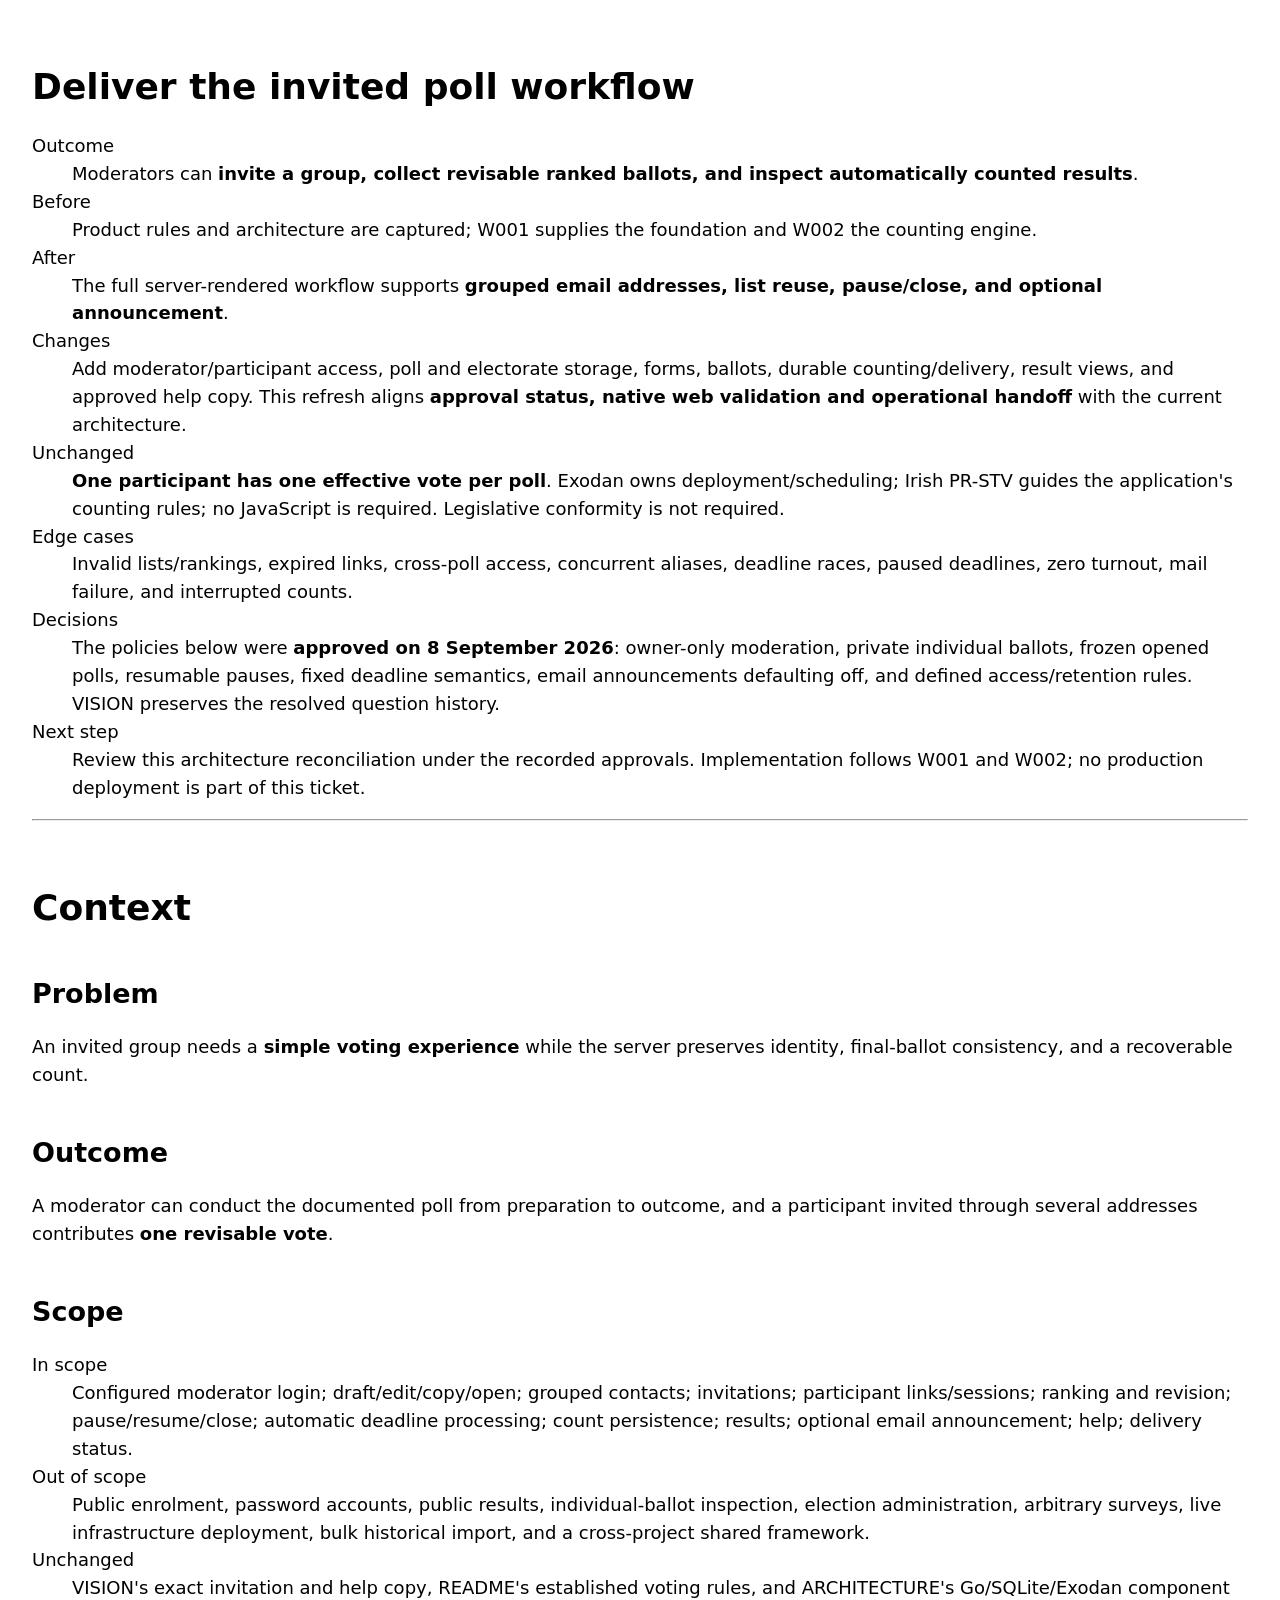
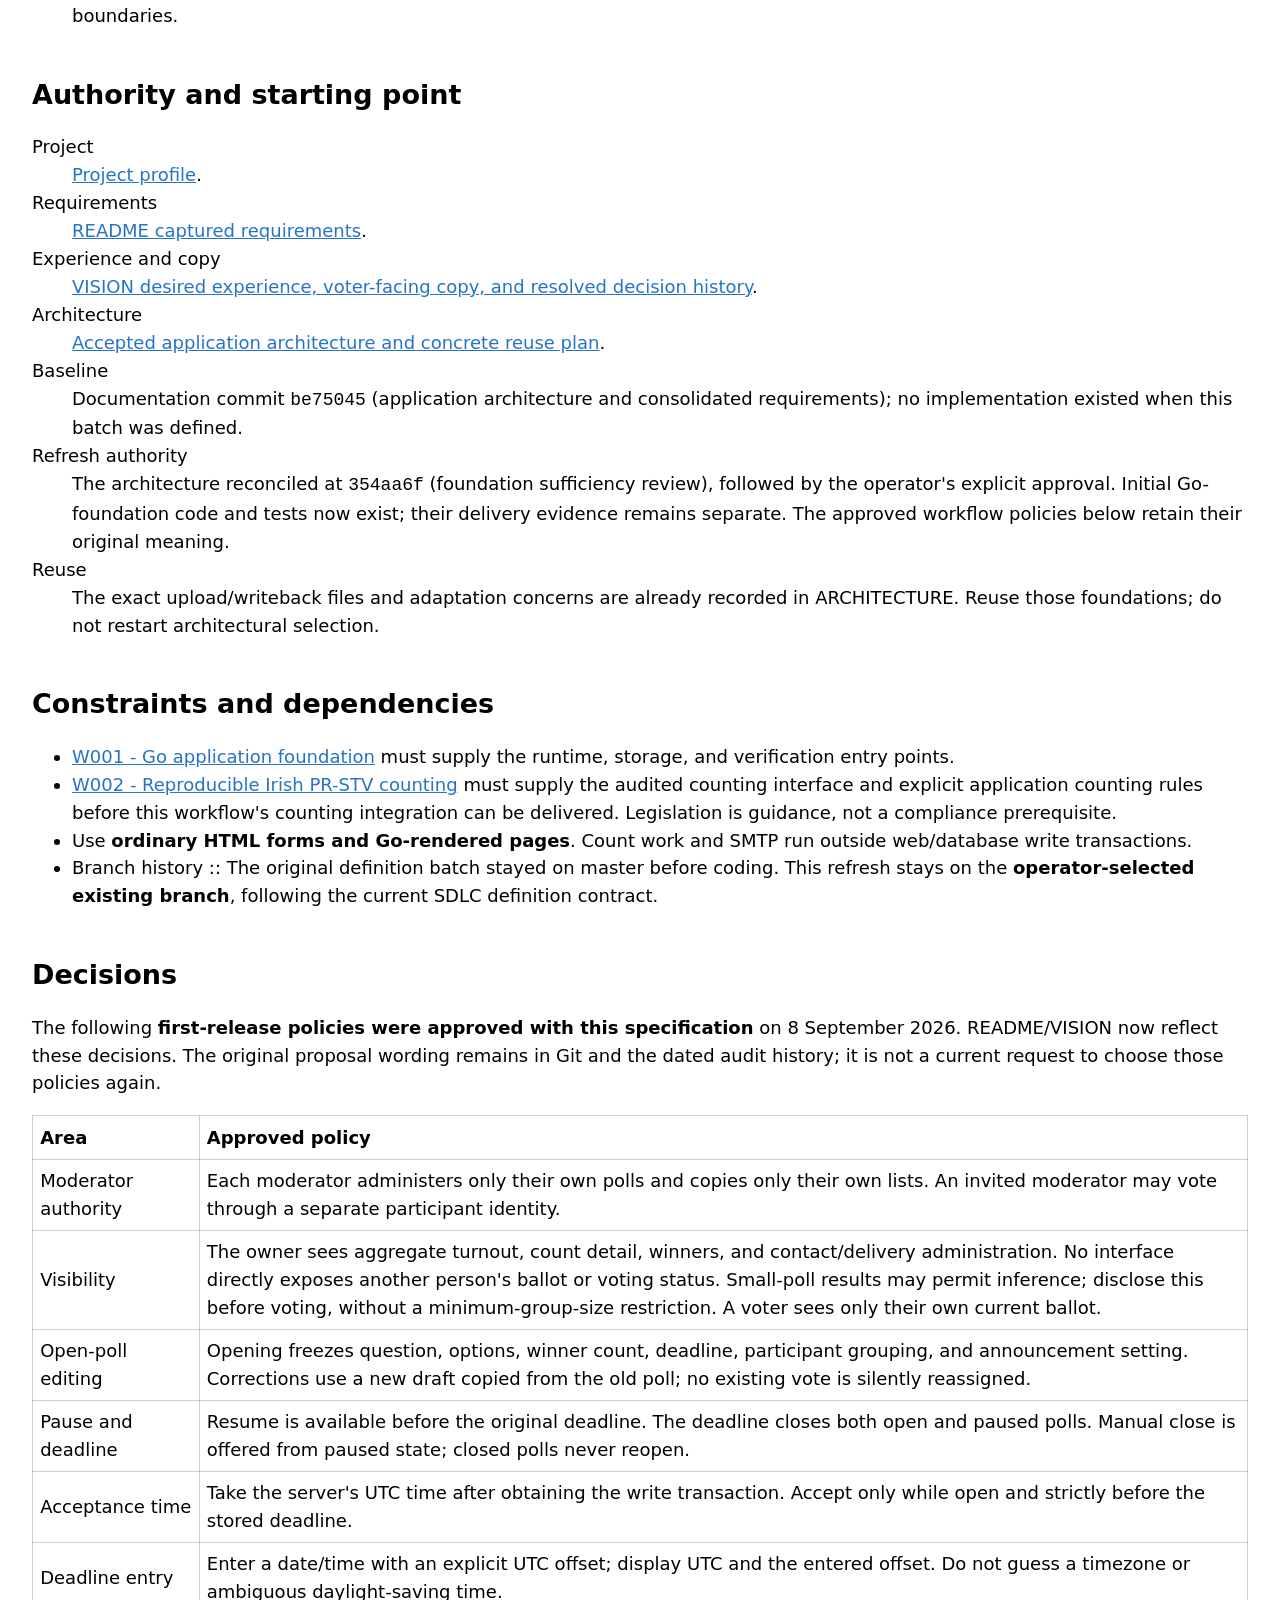
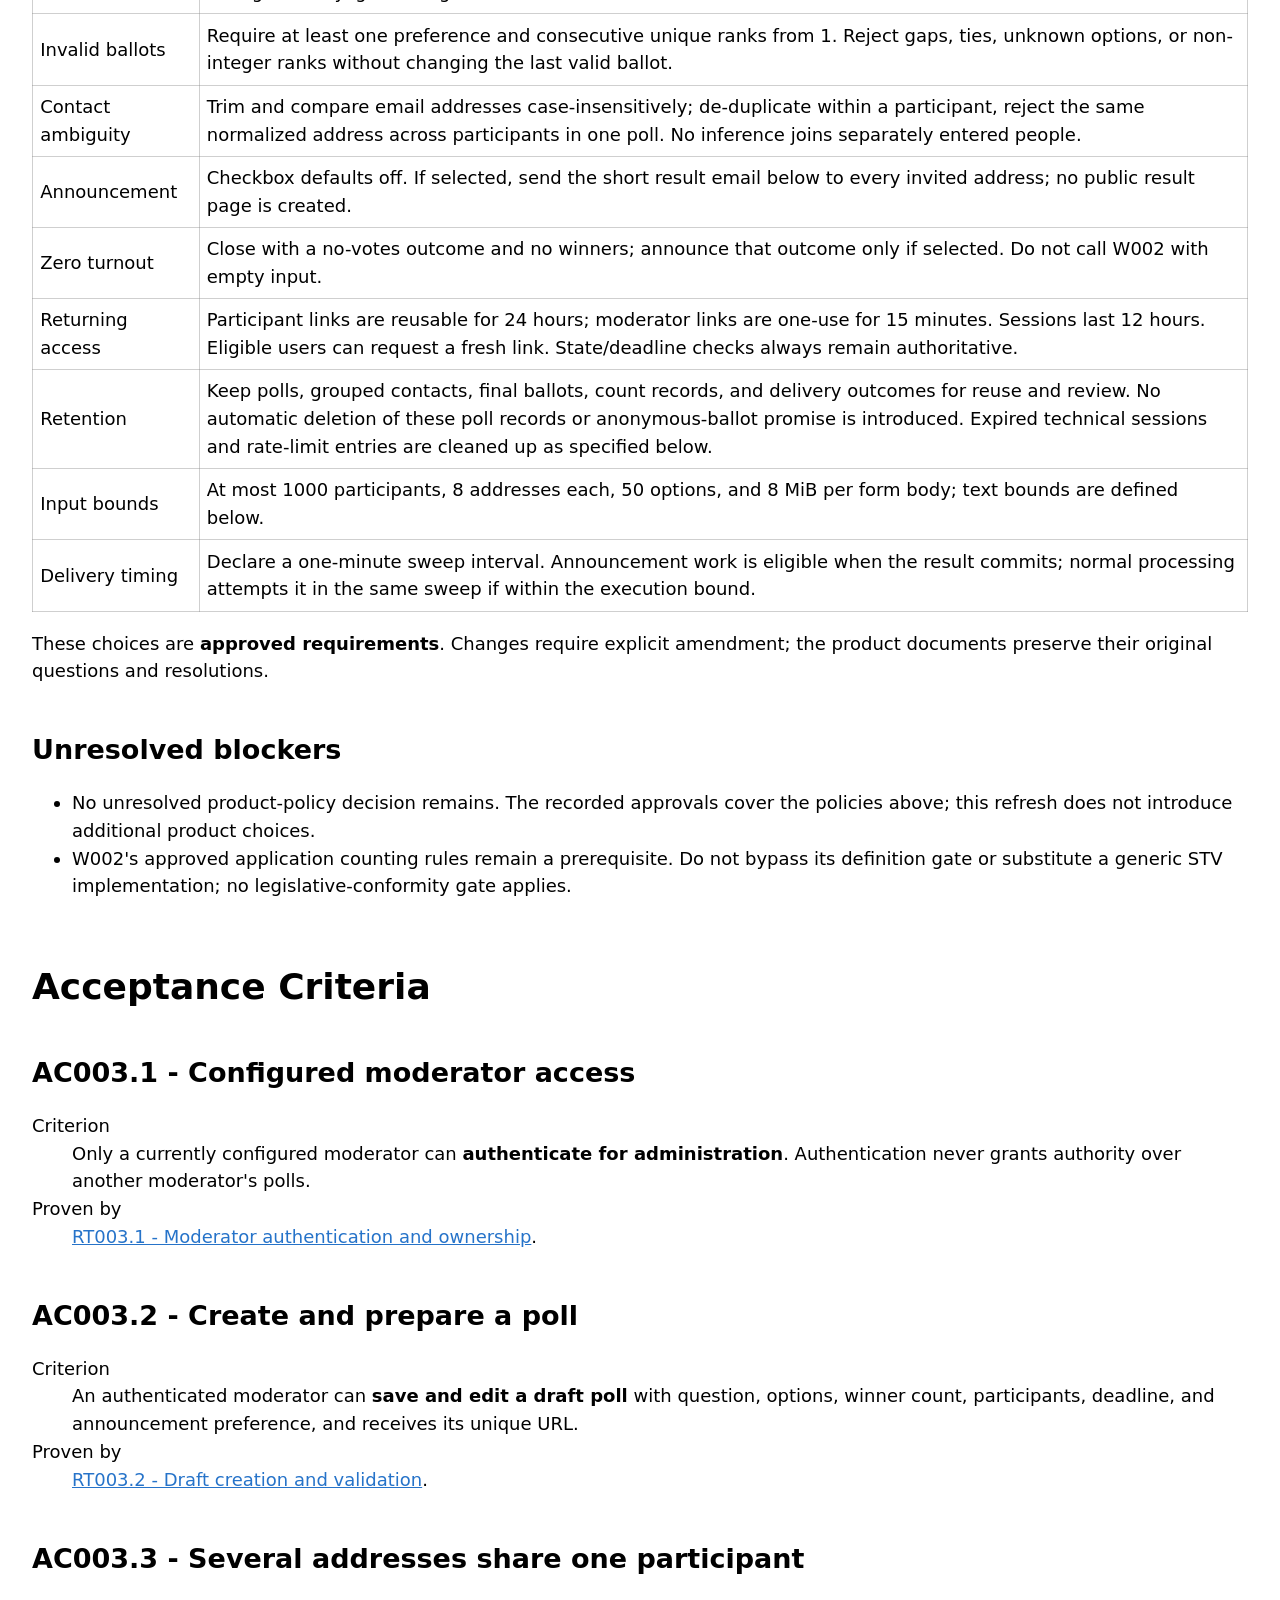
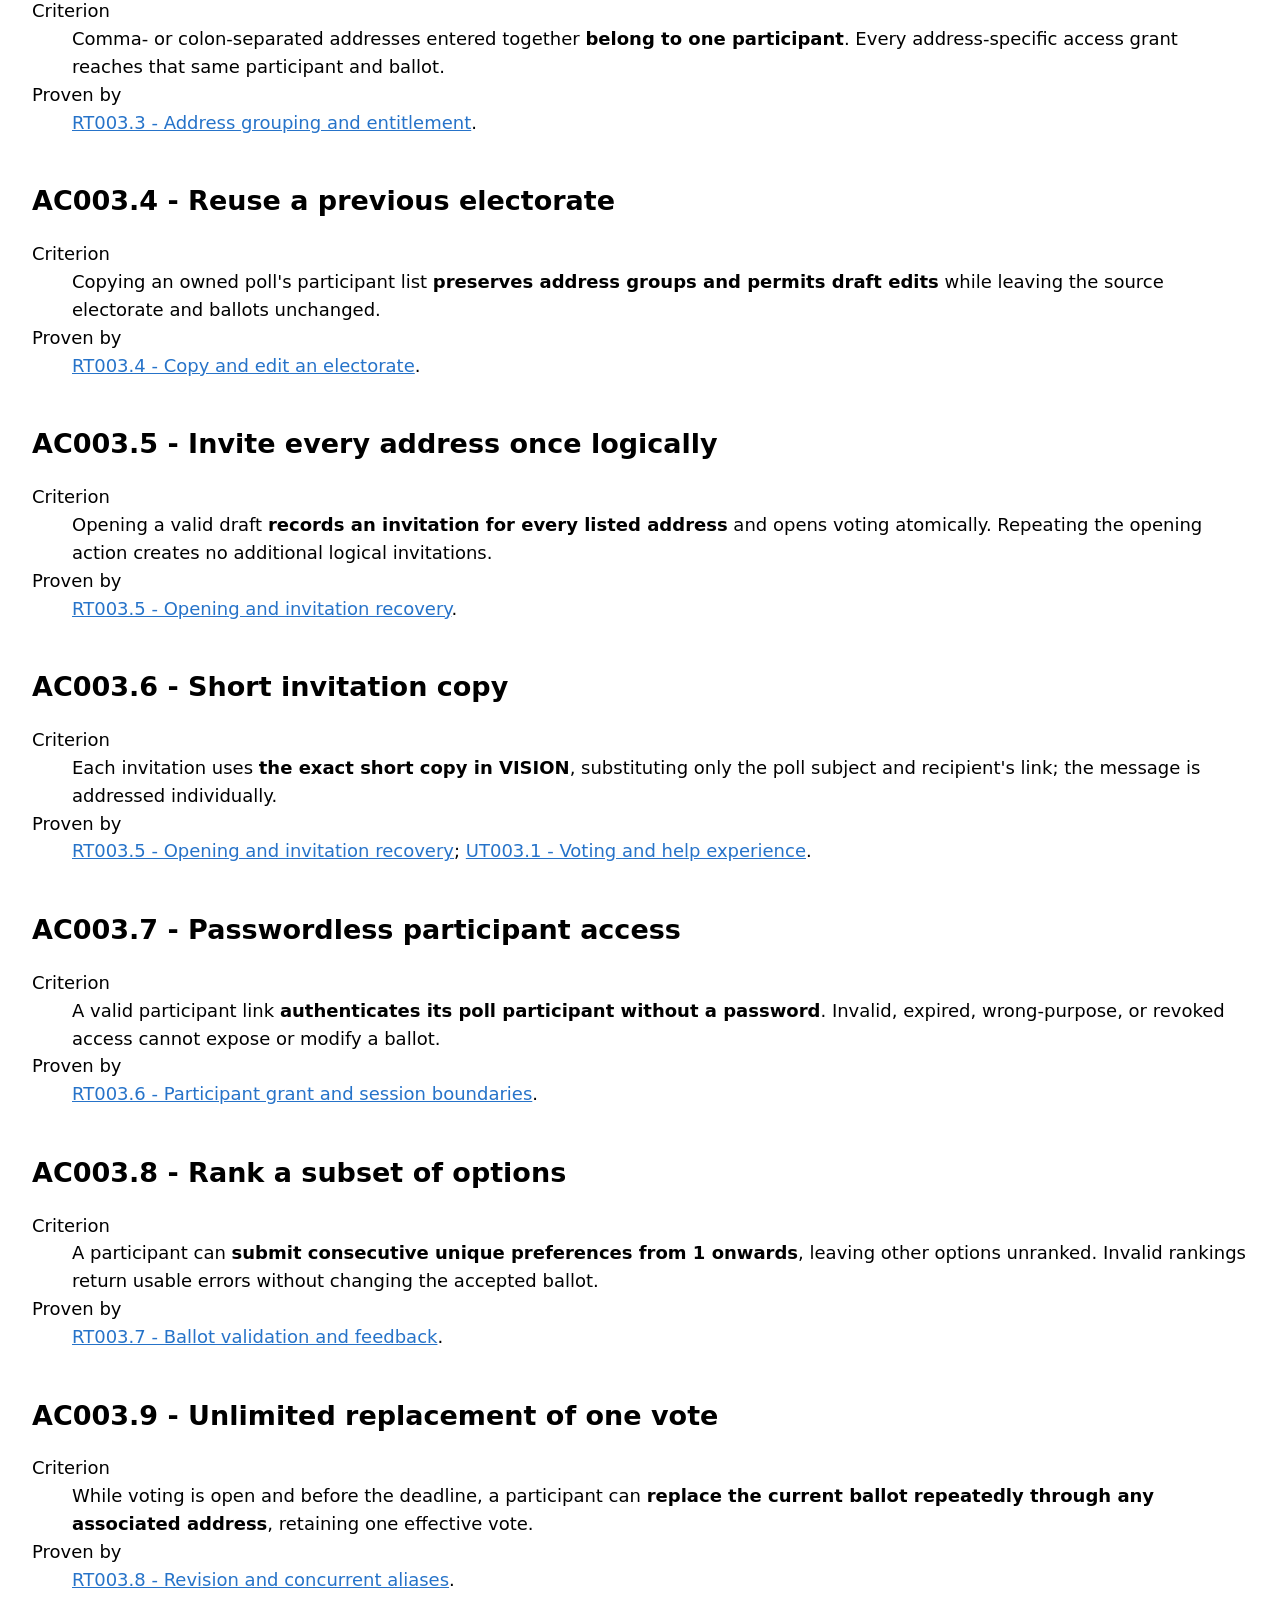
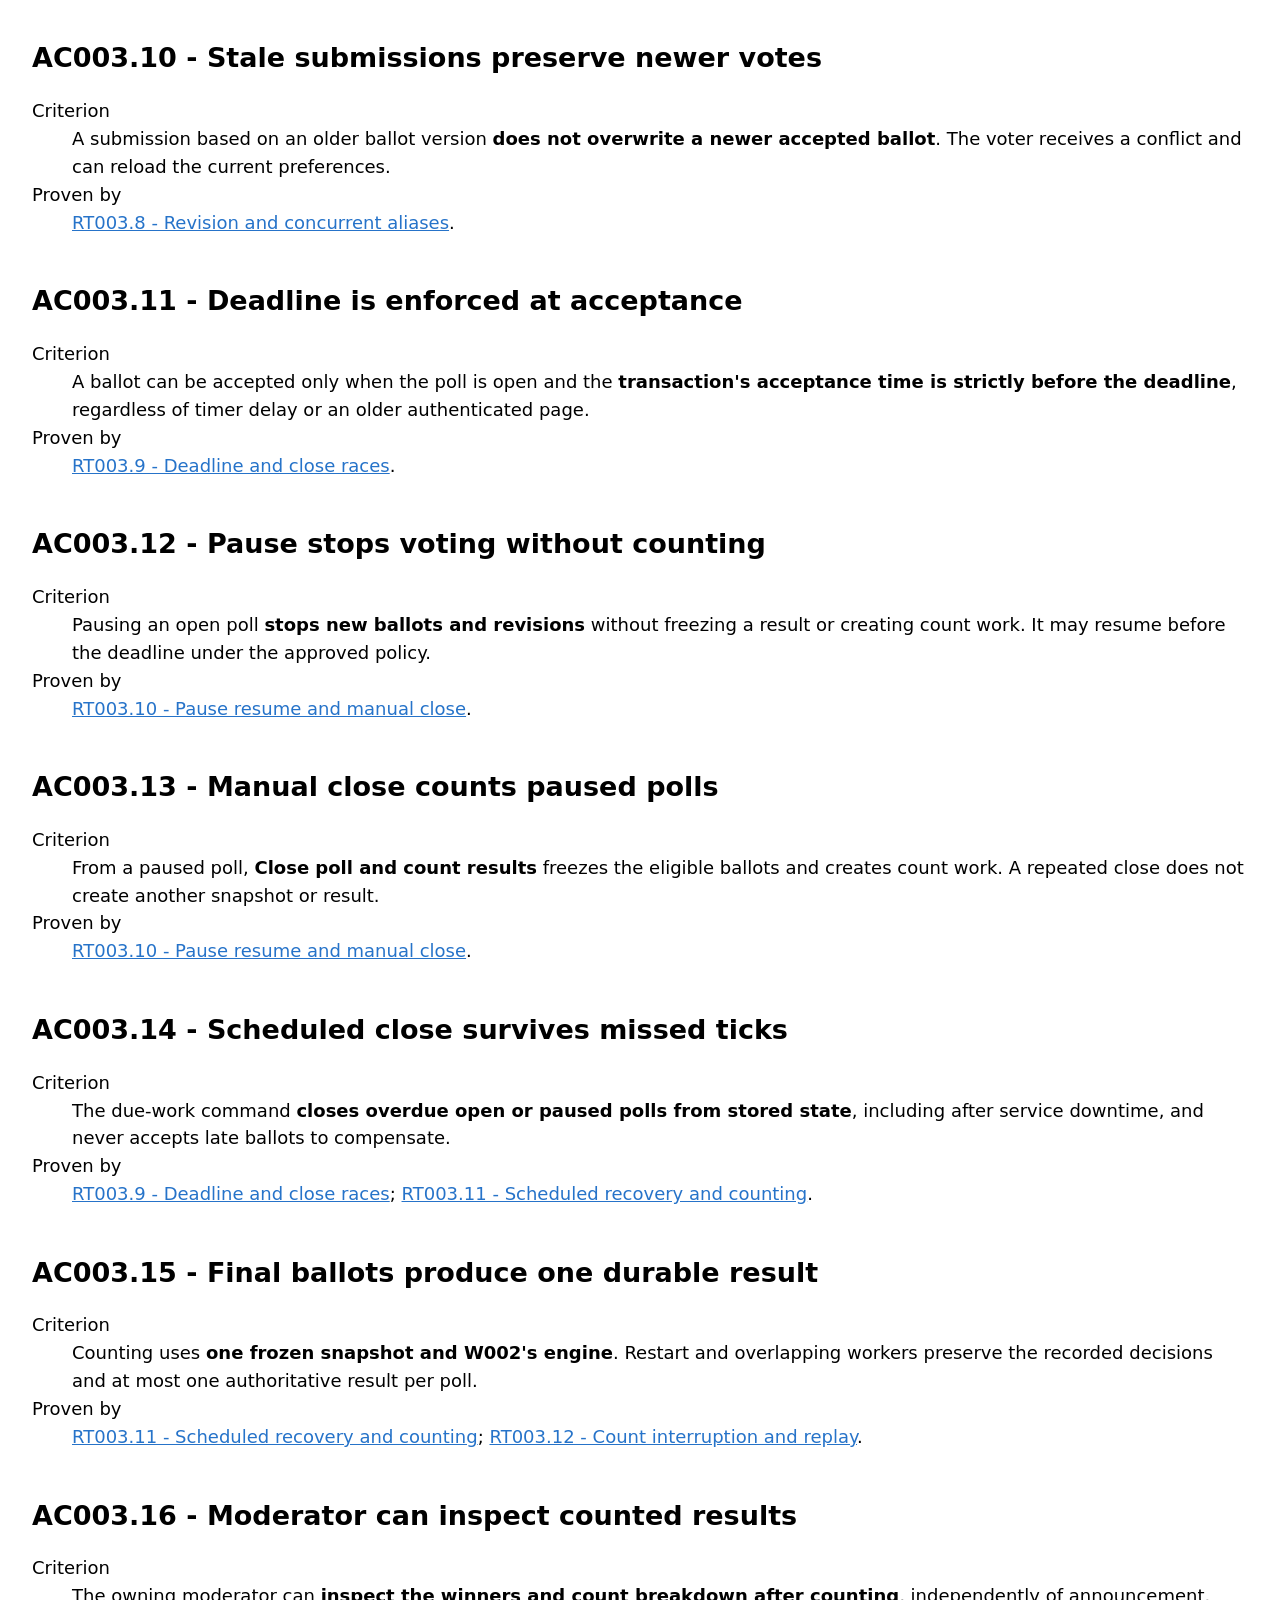
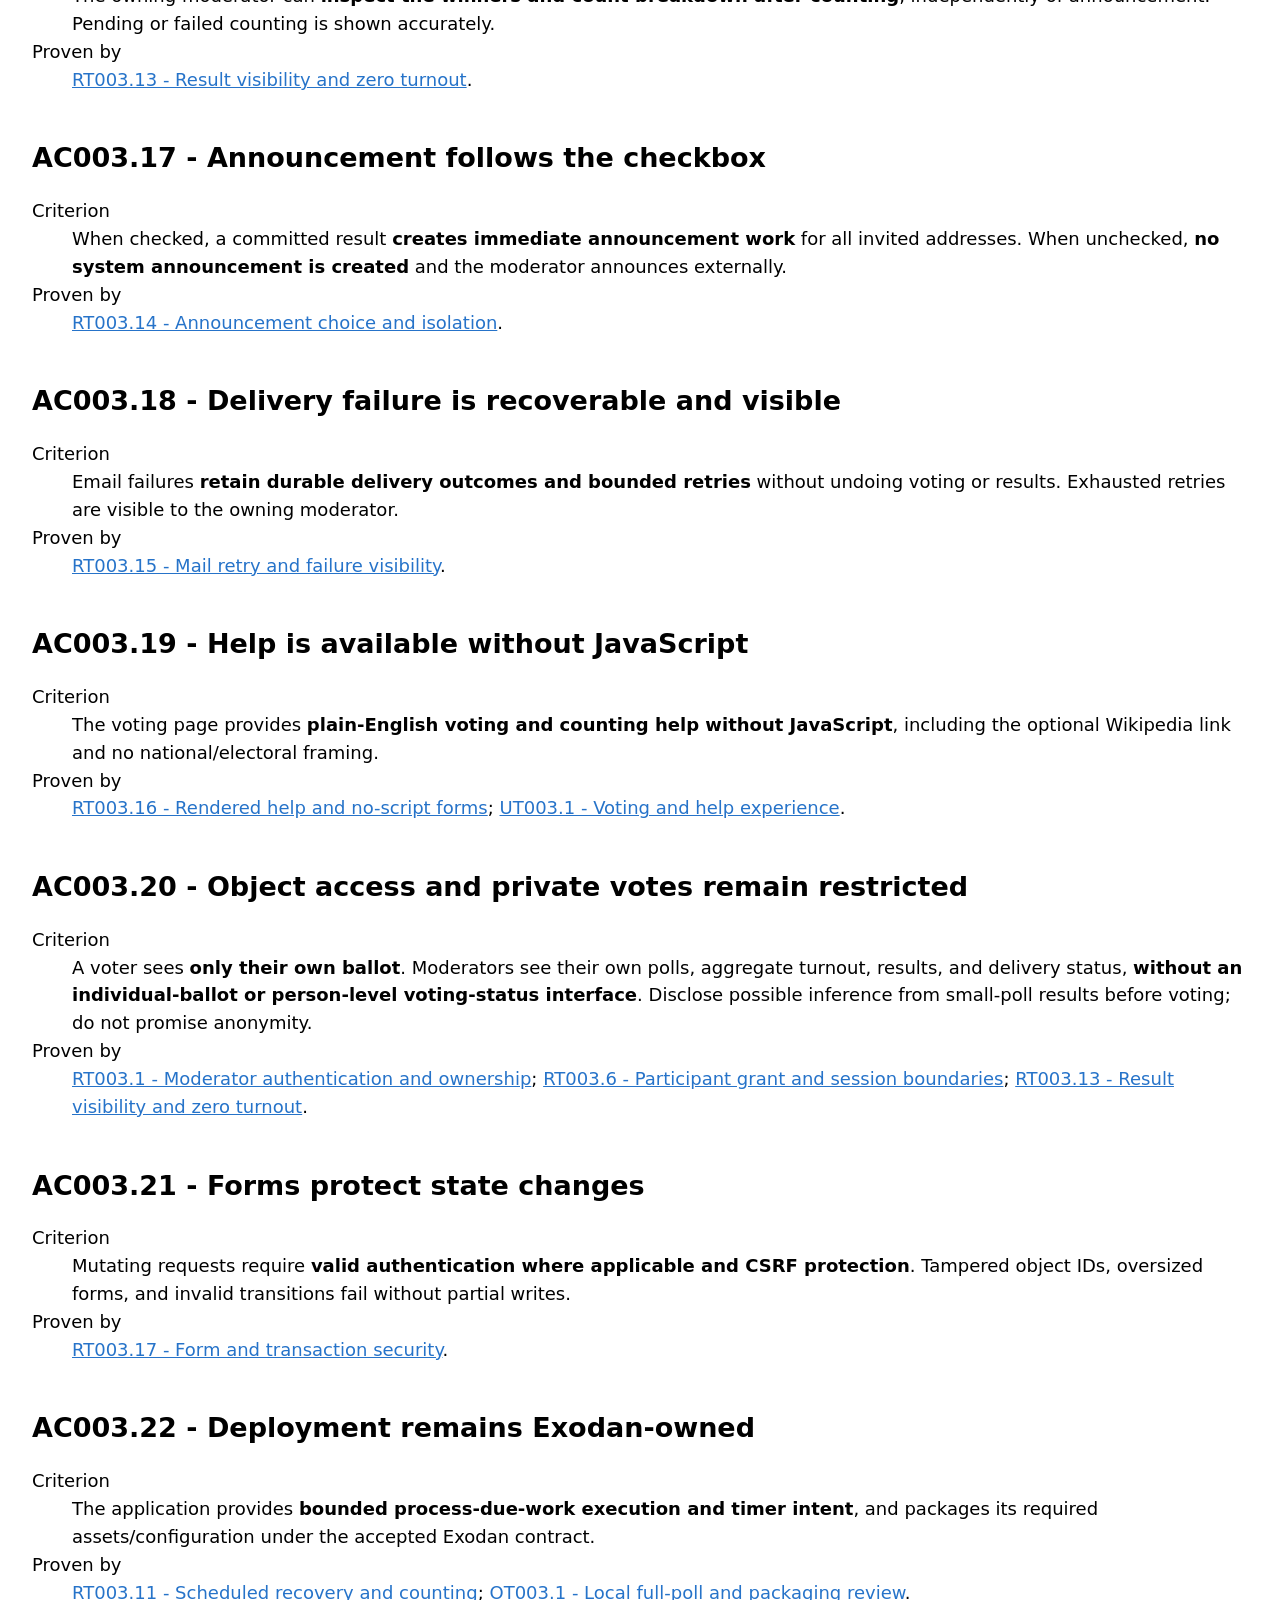
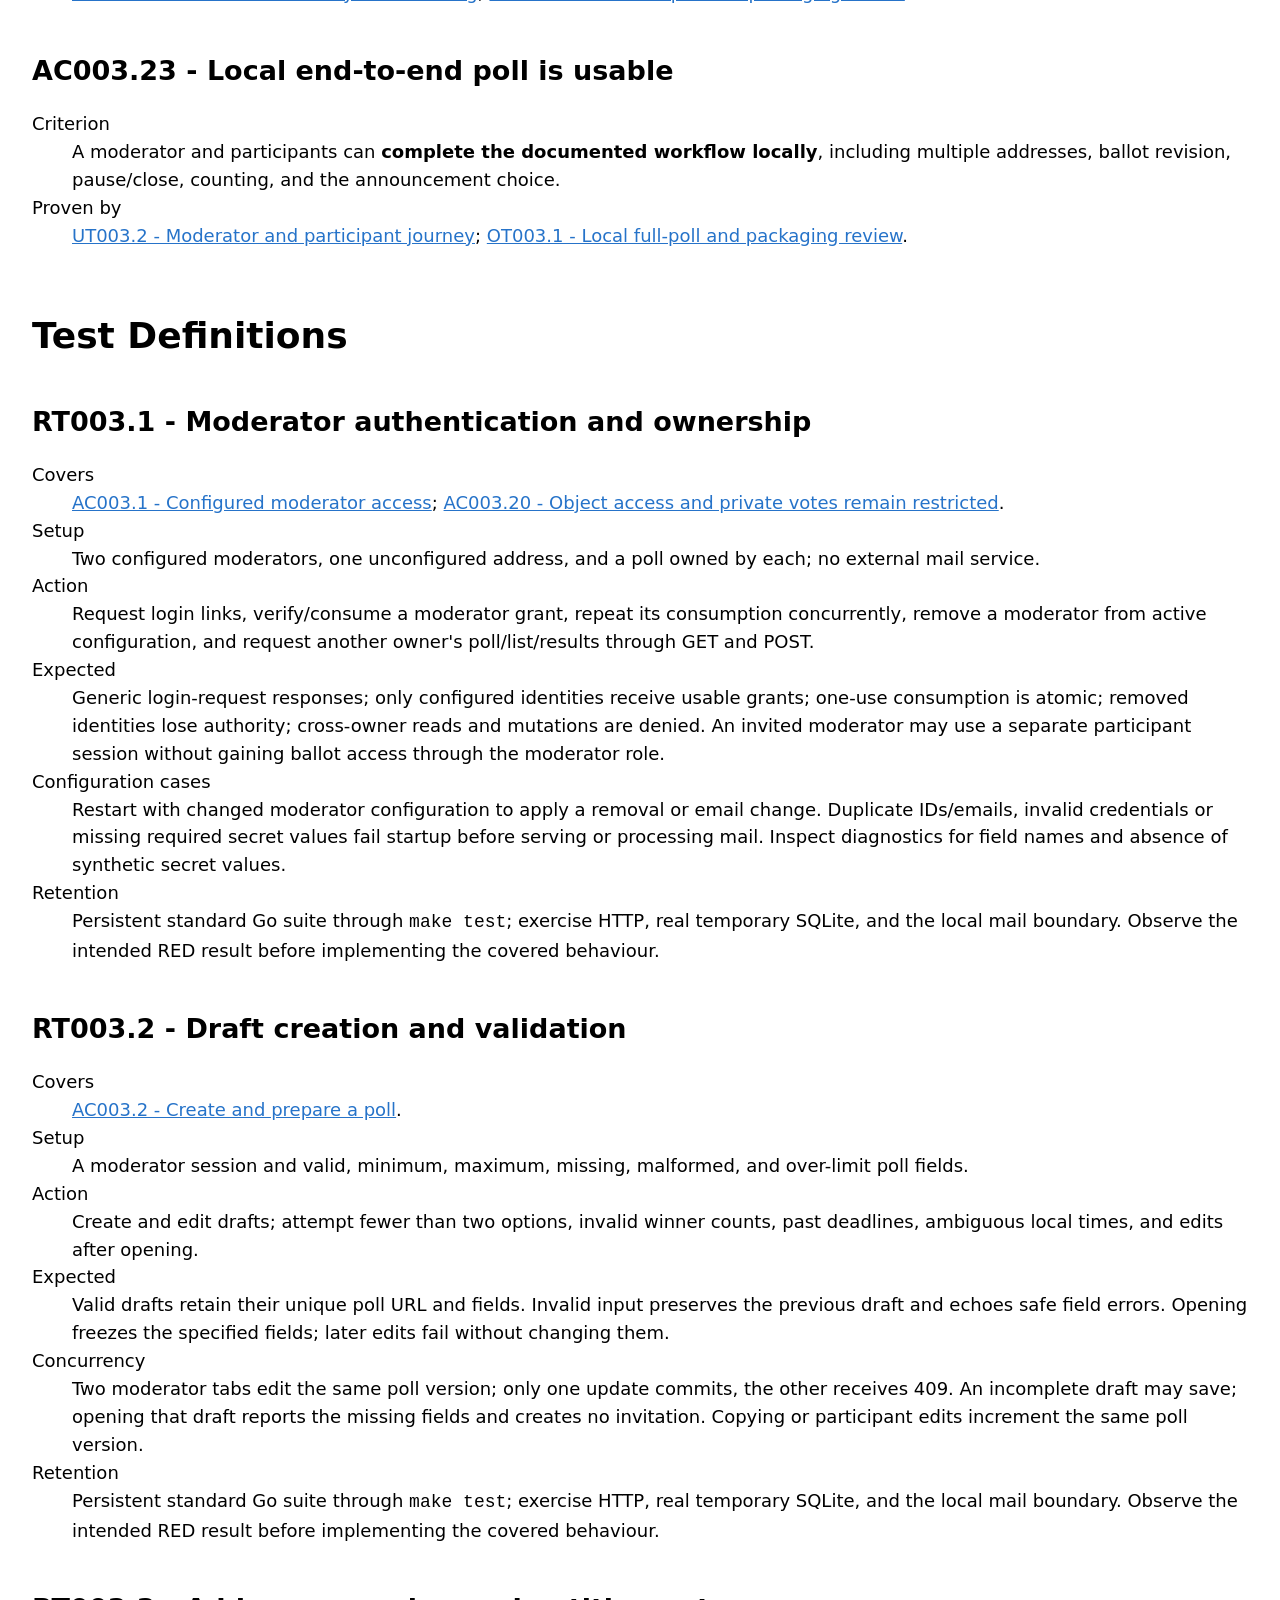
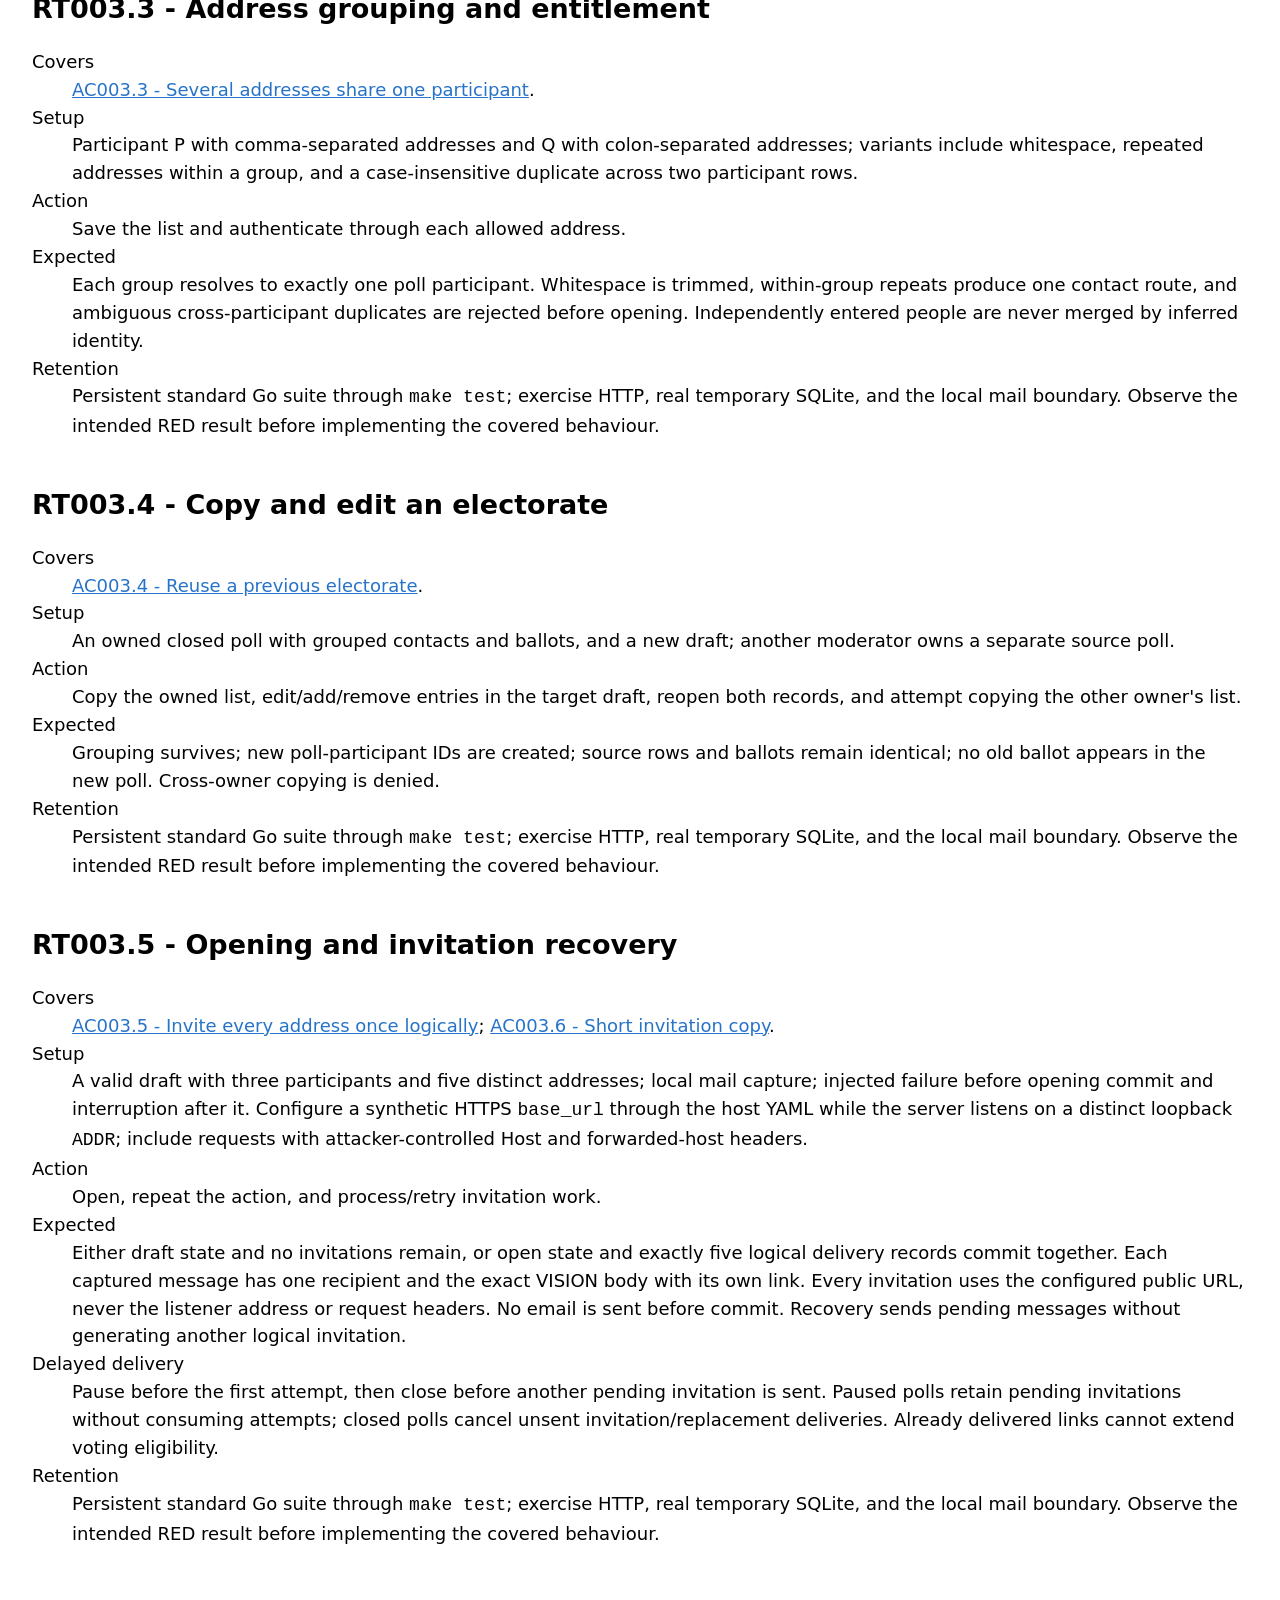
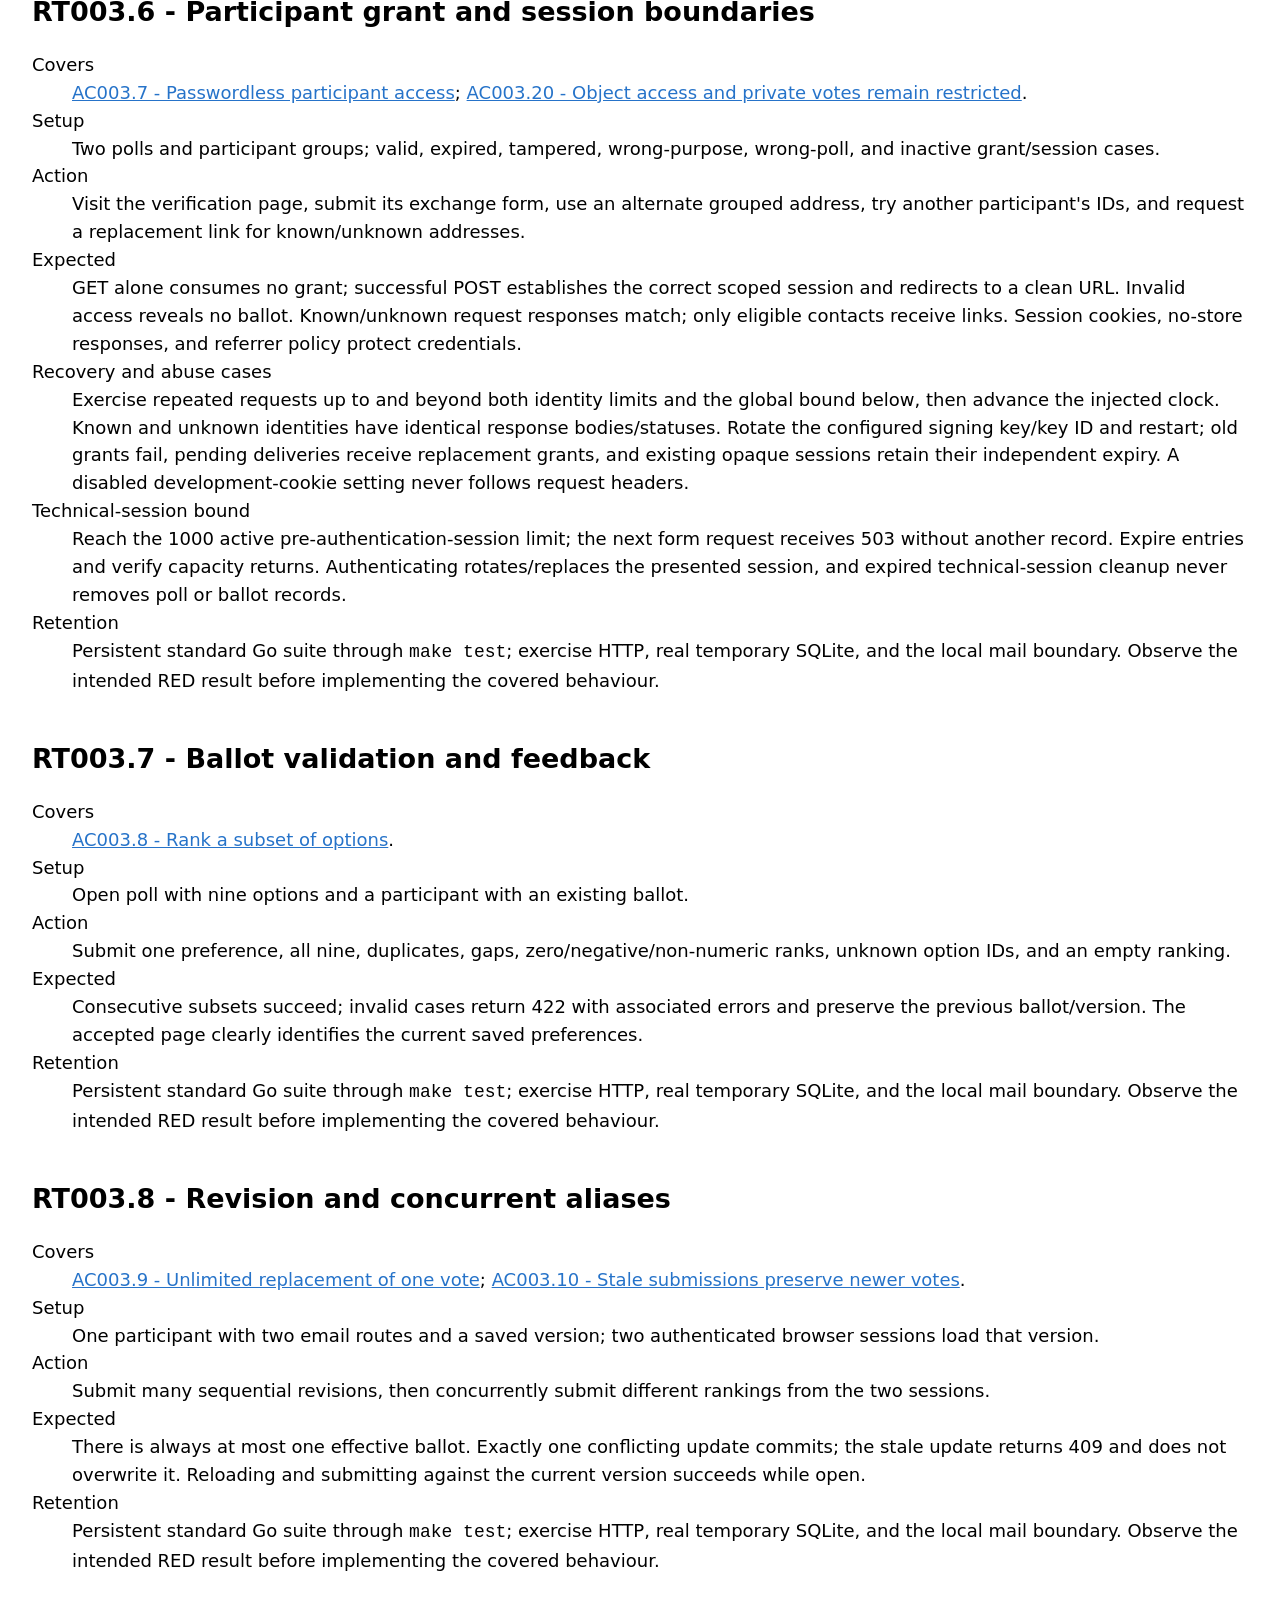
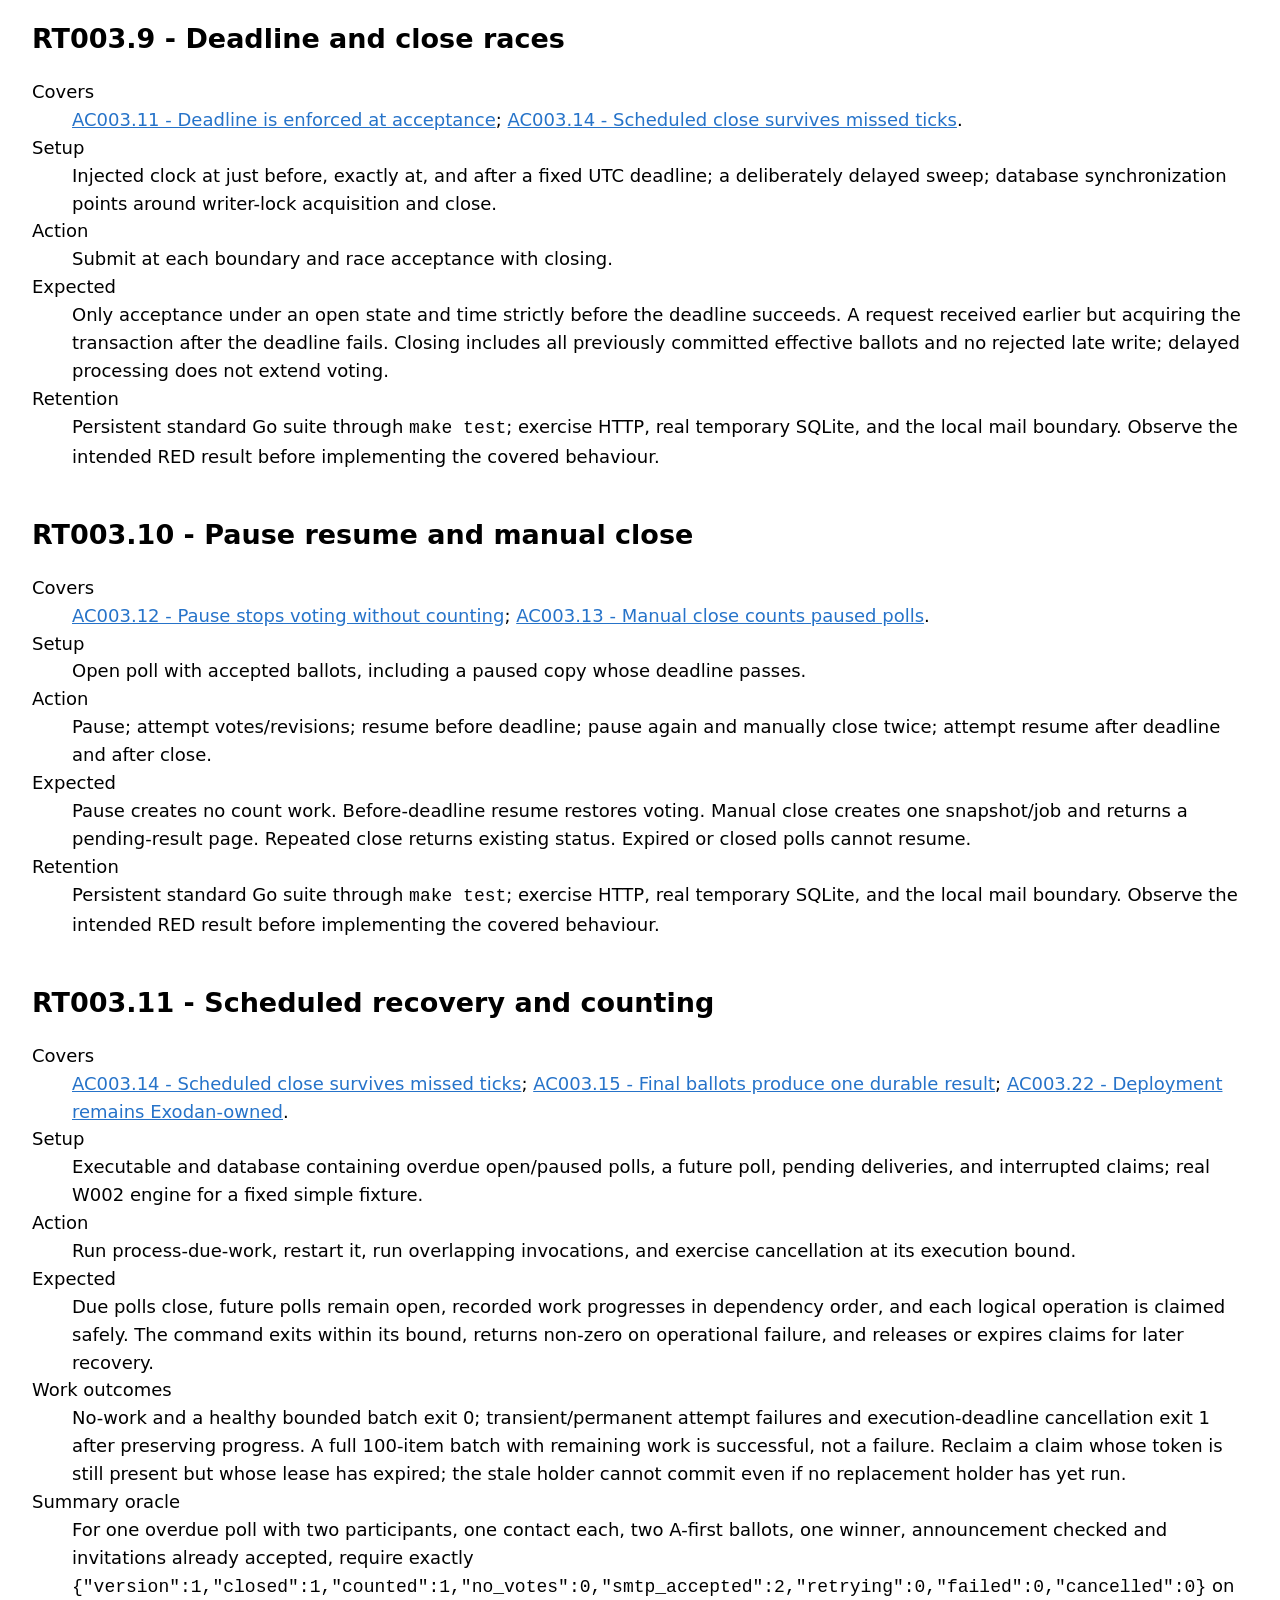
<file: specs/003-invited-poll-workflow/.sdlc-preview-2664887130.html>
<!doctype html>
<html lang="en">
<head>
  <meta charset="utf-8">
  <meta name="generator" content="sdlc-preview">
  <meta name="viewport" content="width=device-width, initial-scale=1">
  <title>spec.org</title>
  <style>
    :root { color-scheme: light dark; }
    body { max-width: 76rem; margin: 2rem auto; padding: 0 1.5rem 4rem;
      font: 18px/1.55 system-ui, sans-serif; }
    h1, h2, h3, h4 { line-height: 1.2; margin-top: 1.8em; }
    a { color: #2673c9; }
    code, pre { font-family: ui-monospace, monospace; }
    pre { overflow: auto; padding: 1rem; border: 1px solid #8886;
      border-radius: .4rem; }
    table { border-collapse: collapse; width: 100%; }
    th, td { border: 1px solid #8886; padding: .45rem; text-align: left; }
    blockquote { margin-left: 0; padding-left: 1rem; border-left: .25rem solid #8888; }
  </style>
</head>
<body>
<h1 id="summary">Deliver the invited poll workflow</h1>
<dl>
<dt>Outcome</dt>
<dd>
Moderators can <strong>invite a group, collect revisable ranked ballots,
and inspect automatically counted results</strong>.
</dd>
<dt>Before</dt>
<dd>
Product rules and architecture are captured; W001 supplies the
foundation and W002 the counting engine.
</dd>
<dt>After</dt>
<dd>
The full server-rendered workflow supports <strong>grouped email
addresses, list reuse, pause/close, and optional announcement</strong>.
</dd>
<dt>Changes</dt>
<dd>
Add moderator/participant access, poll and electorate storage, forms,
ballots, durable counting/delivery, result views, and approved help
copy. This refresh aligns <strong>approval status, native web validation
and operational handoff</strong> with the current architecture.
</dd>
<dt>Unchanged</dt>
<dd>
<strong>One participant has one effective vote per poll</strong>. Exodan
owns deployment/scheduling; Irish PR-STV guides the application's
counting rules; no JavaScript is required. Legislative conformity is not
required.
</dd>
<dt>Edge cases</dt>
<dd>
Invalid lists/rankings, expired links, cross-poll access, concurrent
aliases, deadline races, paused deadlines, zero turnout, mail failure,
and interrupted counts.
</dd>
<dt>Decisions</dt>
<dd>
The policies below were <strong>approved on 8 September 2026</strong>:
owner-only moderation, private individual ballots, frozen opened polls,
resumable pauses, fixed deadline semantics, email announcements
defaulting off, and defined access/retention rules. VISION preserves the
resolved question history.
</dd>
<dt>Next step</dt>
<dd>
Review this architecture reconciliation under the recorded approvals.
Implementation follows W001 and W002; no production deployment is part
of this ticket.
</dd>
</dl>
<hr />
<h1 id="context">Context</h1>
<h2 id="problem">Problem</h2>
<p>An invited group needs a <strong>simple voting experience</strong>
while the server preserves identity, final-ballot consistency, and a
recoverable count.</p>
<h2 id="outcome">Outcome</h2>
<p>A moderator can conduct the documented poll from preparation to
outcome, and a participant invited through several addresses contributes
<strong>one revisable vote</strong>.</p>
<h2 id="scope">Scope</h2>
<dl>
<dt>In scope</dt>
<dd>
Configured moderator login; draft/edit/copy/open; grouped contacts;
invitations; participant links/sessions; ranking and revision;
pause/resume/close; automatic deadline processing; count persistence;
results; optional email announcement; help; delivery status.
</dd>
<dt>Out of scope</dt>
<dd>
Public enrolment, password accounts, public results, individual-ballot
inspection, election administration, arbitrary surveys, live
infrastructure deployment, bulk historical import, and a cross-project
shared framework.
</dd>
<dt>Unchanged</dt>
<dd>
VISION's exact invitation and help copy, README's established voting
rules, and ARCHITECTURE's Go/SQLite/Exodan component boundaries.
</dd>
</dl>
<h2 id="authority-and-starting-point">Authority and starting point</h2>
<dl>
<dt>Project</dt>
<dd>
<a href="../../.sdlc/project.yaml">Project profile</a>.
</dd>
<dt>Requirements</dt>
<dd>
<a href="../../README.md">README captured requirements</a>.
</dd>
<dt>Experience and copy</dt>
<dd>
<a href="../../docs/VISION.md">VISION desired experience, voter-facing
copy, and resolved decision history</a>.
</dd>
<dt>Architecture</dt>
<dd>
<a href="../../docs/ARCHITECTURE.md">Accepted application architecture
and concrete reuse plan</a>.
</dd>
<dt>Baseline</dt>
<dd>
Documentation commit <code class="verbatim">be75045</code> (application
architecture and consolidated requirements); no implementation existed
when this batch was defined.
</dd>
<dt>Refresh authority</dt>
<dd>
The architecture reconciled at <code class="verbatim">354aa6f</code>
(foundation sufficiency review), followed by the operator's explicit
approval. Initial Go-foundation code and tests now exist; their delivery
evidence remains separate. The approved workflow policies below retain
their original meaning.
</dd>
<dt>Reuse</dt>
<dd>
The exact upload/writeback files and adaptation concerns are already
recorded in ARCHITECTURE. Reuse those foundations; do not restart
architectural selection.
</dd>
</dl>
<h2 id="constraints-and-dependencies">Constraints and dependencies</h2>
<ul>
<li><a href="../001-go-application-foundation/spec.org">W001 - Go
application foundation</a> must supply the runtime, storage, and
verification entry points.</li>
<li><a href="../002-irish-pr-stv-counting/spec.org">W002 - Reproducible
Irish PR-STV counting</a> must supply the audited counting interface and
explicit application counting rules before this workflow's counting
integration can be delivered. Legislation is guidance, not a compliance
prerequisite.</li>
<li>Use <strong>ordinary HTML forms and Go-rendered pages</strong>.
Count work and SMTP run outside web/database write transactions.</li>
<li>Branch history :: The original definition batch stayed on master
before coding. This refresh stays on the <strong>operator-selected
existing branch</strong>, following the current SDLC definition
contract.</li>
</ul>
<h2 id="decisions">Decisions</h2>
<p>The following <strong>first-release policies were approved with this
specification</strong> on 8 September 2026. README/VISION now reflect
these decisions. The original proposal wording remains in Git and the
dated audit history; it is not a current request to choose those
policies again.</p>
<table>
<thead>
<tr>
<th>Area</th>
<th>Approved policy</th>
</tr>
</thead>
<tbody>
<tr>
<td>Moderator authority</td>
<td>Each moderator administers only their own polls and copies only
their own lists. An invited moderator may vote through a separate
participant identity.</td>
</tr>
<tr>
<td>Visibility</td>
<td>The owner sees aggregate turnout, count detail, winners, and
contact/delivery administration. No interface directly exposes another
person's ballot or voting status. Small-poll results may permit
inference; disclose this before voting, without a minimum-group-size
restriction. A voter sees only their own current ballot.</td>
</tr>
<tr>
<td>Open-poll editing</td>
<td>Opening freezes question, options, winner count, deadline,
participant grouping, and announcement setting. Corrections use a new
draft copied from the old poll; no existing vote is silently
reassigned.</td>
</tr>
<tr>
<td>Pause and deadline</td>
<td>Resume is available before the original deadline. The deadline
closes both open and paused polls. Manual close is offered from paused
state; closed polls never reopen.</td>
</tr>
<tr>
<td>Acceptance time</td>
<td>Take the server's UTC time after obtaining the write transaction.
Accept only while open and strictly before the stored deadline.</td>
</tr>
<tr>
<td>Deadline entry</td>
<td>Enter a date/time with an explicit UTC offset; display UTC and the
entered offset. Do not guess a timezone or ambiguous daylight-saving
time.</td>
</tr>
<tr>
<td>Invalid ballots</td>
<td>Require at least one preference and consecutive unique ranks from 1.
Reject gaps, ties, unknown options, or non-integer ranks without
changing the last valid ballot.</td>
</tr>
<tr>
<td>Contact ambiguity</td>
<td>Trim and compare email addresses case-insensitively; de-duplicate
within a participant, reject the same normalized address across
participants in one poll. No inference joins separately entered
people.</td>
</tr>
<tr>
<td>Announcement</td>
<td>Checkbox defaults off. If selected, send the short result email
below to every invited address; no public result page is created.</td>
</tr>
<tr>
<td>Zero turnout</td>
<td>Close with a no-votes outcome and no winners; announce that outcome
only if selected. Do not call W002 with empty input.</td>
</tr>
<tr>
<td>Returning access</td>
<td>Participant links are reusable for 24 hours; moderator links are
one-use for 15 minutes. Sessions last 12 hours. Eligible users can
request a fresh link. State/deadline checks always remain
authoritative.</td>
</tr>
<tr>
<td>Retention</td>
<td>Keep polls, grouped contacts, final ballots, count records, and
delivery outcomes for reuse and review. No automatic deletion of these
poll records or anonymous-ballot promise is introduced. Expired
technical sessions and rate-limit entries are cleaned up as specified
below.</td>
</tr>
<tr>
<td>Input bounds</td>
<td>At most 1000 participants, 8 addresses each, 50 options, and 8 MiB
per form body; text bounds are defined below.</td>
</tr>
<tr>
<td>Delivery timing</td>
<td>Declare a one-minute sweep interval. Announcement work is eligible
when the result commits; normal processing attempts it in the same sweep
if within the execution bound.</td>
</tr>
</tbody>
</table>
<p>These choices are <strong>approved requirements</strong>. Changes
require explicit amendment; the product documents preserve their
original questions and resolutions.</p>
<h2 id="unresolved-blockers">Unresolved blockers</h2>
<ul>
<li>No unresolved product-policy decision remains. The recorded
approvals cover the policies above; this refresh does not introduce
additional product choices.</li>
<li>W002's approved application counting rules remain a prerequisite. Do
not bypass its definition gate or substitute a generic STV
implementation; no legislative-conformity gate applies.</li>
</ul>
<h1 id="acceptance-criteria">Acceptance Criteria</h1>
<h2 id="ac-003-1">AC003.1 - Configured moderator access</h2>
<dl>
<dt>Criterion</dt>
<dd>
Only a currently configured moderator can <strong>authenticate for
administration</strong>. Authentication never grants authority over
another moderator's polls.
</dd>
<dt>Proven by</dt>
<dd>
<a href="#rt-003-1">RT003.1 - Moderator authentication and
ownership</a>.
</dd>
</dl>
<h2 id="ac-003-2">AC003.2 - Create and prepare a poll</h2>
<dl>
<dt>Criterion</dt>
<dd>
An authenticated moderator can <strong>save and edit a draft
poll</strong> with question, options, winner count, participants,
deadline, and announcement preference, and receives its unique URL.
</dd>
<dt>Proven by</dt>
<dd>
<a href="#rt-003-2">RT003.2 - Draft creation and validation</a>.
</dd>
</dl>
<h2 id="ac-003-3">AC003.3 - Several addresses share one participant</h2>
<dl>
<dt>Criterion</dt>
<dd>
Comma- or colon-separated addresses entered together <strong>belong to
one participant</strong>. Every address-specific access grant reaches
that same participant and ballot.
</dd>
<dt>Proven by</dt>
<dd>
<a href="#rt-003-3">RT003.3 - Address grouping and entitlement</a>.
</dd>
</dl>
<h2 id="ac-003-4">AC003.4 - Reuse a previous electorate</h2>
<dl>
<dt>Criterion</dt>
<dd>
Copying an owned poll's participant list <strong>preserves address
groups and permits draft edits</strong> while leaving the source
electorate and ballots unchanged.
</dd>
<dt>Proven by</dt>
<dd>
<a href="#rt-003-4">RT003.4 - Copy and edit an electorate</a>.
</dd>
</dl>
<h2 id="ac-003-5">AC003.5 - Invite every address once logically</h2>
<dl>
<dt>Criterion</dt>
<dd>
Opening a valid draft <strong>records an invitation for every listed
address</strong> and opens voting atomically. Repeating the opening
action creates no additional logical invitations.
</dd>
<dt>Proven by</dt>
<dd>
<a href="#rt-003-5">RT003.5 - Opening and invitation recovery</a>.
</dd>
</dl>
<h2 id="ac-003-6">AC003.6 - Short invitation copy</h2>
<dl>
<dt>Criterion</dt>
<dd>
Each invitation uses <strong>the exact short copy in VISION</strong>,
substituting only the poll subject and recipient's link; the message is
addressed individually.
</dd>
<dt>Proven by</dt>
<dd>
<a href="#rt-003-5">RT003.5 - Opening and invitation recovery</a>; <a
href="#ut-003-1">UT003.1 - Voting and help experience</a>.
</dd>
</dl>
<h2 id="ac-003-7">AC003.7 - Passwordless participant access</h2>
<dl>
<dt>Criterion</dt>
<dd>
A valid participant link <strong>authenticates its poll participant
without a password</strong>. Invalid, expired, wrong-purpose, or revoked
access cannot expose or modify a ballot.
</dd>
<dt>Proven by</dt>
<dd>
<a href="#rt-003-6">RT003.6 - Participant grant and session
boundaries</a>.
</dd>
</dl>
<h2 id="ac-003-8">AC003.8 - Rank a subset of options</h2>
<dl>
<dt>Criterion</dt>
<dd>
A participant can <strong>submit consecutive unique preferences from 1
onwards</strong>, leaving other options unranked. Invalid rankings
return usable errors without changing the accepted ballot.
</dd>
<dt>Proven by</dt>
<dd>
<a href="#rt-003-7">RT003.7 - Ballot validation and feedback</a>.
</dd>
</dl>
<h2 id="ac-003-9">AC003.9 - Unlimited replacement of one vote</h2>
<dl>
<dt>Criterion</dt>
<dd>
While voting is open and before the deadline, a participant can
<strong>replace the current ballot repeatedly through any associated
address</strong>, retaining one effective vote.
</dd>
<dt>Proven by</dt>
<dd>
<a href="#rt-003-8">RT003.8 - Revision and concurrent aliases</a>.
</dd>
</dl>
<h2 id="ac-003-10">AC003.10 - Stale submissions preserve newer
votes</h2>
<dl>
<dt>Criterion</dt>
<dd>
A submission based on an older ballot version <strong>does not overwrite
a newer accepted ballot</strong>. The voter receives a conflict and can
reload the current preferences.
</dd>
<dt>Proven by</dt>
<dd>
<a href="#rt-003-8">RT003.8 - Revision and concurrent aliases</a>.
</dd>
</dl>
<h2 id="ac-003-11">AC003.11 - Deadline is enforced at acceptance</h2>
<dl>
<dt>Criterion</dt>
<dd>
A ballot can be accepted only when the poll is open and the
<strong>transaction's acceptance time is strictly before the
deadline</strong>, regardless of timer delay or an older authenticated
page.
</dd>
<dt>Proven by</dt>
<dd>
<a href="#rt-003-9">RT003.9 - Deadline and close races</a>.
</dd>
</dl>
<h2 id="ac-003-12">AC003.12 - Pause stops voting without counting</h2>
<dl>
<dt>Criterion</dt>
<dd>
Pausing an open poll <strong>stops new ballots and revisions</strong>
without freezing a result or creating count work. It may resume before
the deadline under the approved policy.
</dd>
<dt>Proven by</dt>
<dd>
<a href="#rt-003-10">RT003.10 - Pause resume and manual close</a>.
</dd>
</dl>
<h2 id="ac-003-13">AC003.13 - Manual close counts paused polls</h2>
<dl>
<dt>Criterion</dt>
<dd>
From a paused poll, <strong>Close poll and count results</strong>
freezes the eligible ballots and creates count work. A repeated close
does not create another snapshot or result.
</dd>
<dt>Proven by</dt>
<dd>
<a href="#rt-003-10">RT003.10 - Pause resume and manual close</a>.
</dd>
</dl>
<h2 id="ac-003-14">AC003.14 - Scheduled close survives missed ticks</h2>
<dl>
<dt>Criterion</dt>
<dd>
The due-work command <strong>closes overdue open or paused polls from
stored state</strong>, including after service downtime, and never
accepts late ballots to compensate.
</dd>
<dt>Proven by</dt>
<dd>
<a href="#rt-003-9">RT003.9 - Deadline and close races</a>; <a
href="#rt-003-11">RT003.11 - Scheduled recovery and counting</a>.
</dd>
</dl>
<h2 id="ac-003-15">AC003.15 - Final ballots produce one durable
result</h2>
<dl>
<dt>Criterion</dt>
<dd>
Counting uses <strong>one frozen snapshot and W002's engine</strong>.
Restart and overlapping workers preserve the recorded decisions and at
most one authoritative result per poll.
</dd>
<dt>Proven by</dt>
<dd>
<a href="#rt-003-11">RT003.11 - Scheduled recovery and counting</a>; <a
href="#rt-003-12">RT003.12 - Count interruption and replay</a>.
</dd>
</dl>
<h2 id="ac-003-16">AC003.16 - Moderator can inspect counted results</h2>
<dl>
<dt>Criterion</dt>
<dd>
The owning moderator can <strong>inspect the winners and count breakdown
after counting</strong>, independently of announcement. Pending or
failed counting is shown accurately.
</dd>
<dt>Proven by</dt>
<dd>
<a href="#rt-003-13">RT003.13 - Result visibility and zero turnout</a>.
</dd>
</dl>
<h2 id="ac-003-17">AC003.17 - Announcement follows the checkbox</h2>
<dl>
<dt>Criterion</dt>
<dd>
When checked, a committed result <strong>creates immediate announcement
work</strong> for all invited addresses. When unchecked, <strong>no
system announcement is created</strong> and the moderator announces
externally.
</dd>
<dt>Proven by</dt>
<dd>
<a href="#rt-003-14">RT003.14 - Announcement choice and isolation</a>.
</dd>
</dl>
<h2 id="ac-003-18">AC003.18 - Delivery failure is recoverable and
visible</h2>
<dl>
<dt>Criterion</dt>
<dd>
Email failures <strong>retain durable delivery outcomes and bounded
retries</strong> without undoing voting or results. Exhausted retries
are visible to the owning moderator.
</dd>
<dt>Proven by</dt>
<dd>
<a href="#rt-003-15">RT003.15 - Mail retry and failure visibility</a>.
</dd>
</dl>
<h2 id="ac-003-19">AC003.19 - Help is available without JavaScript</h2>
<dl>
<dt>Criterion</dt>
<dd>
The voting page provides <strong>plain-English voting and counting help
without JavaScript</strong>, including the optional Wikipedia link and
no national/electoral framing.
</dd>
<dt>Proven by</dt>
<dd>
<a href="#rt-003-16">RT003.16 - Rendered help and no-script forms</a>;
<a href="#ut-003-1">UT003.1 - Voting and help experience</a>.
</dd>
</dl>
<h2 id="ac-003-20">AC003.20 - Object access and private votes remain
restricted</h2>
<dl>
<dt>Criterion</dt>
<dd>
A voter sees <strong>only their own ballot</strong>. Moderators see
their own polls, aggregate turnout, results, and delivery status,
<strong>without an individual-ballot or person-level voting-status
interface</strong>. Disclose possible inference from small-poll results
before voting; do not promise anonymity.
</dd>
<dt>Proven by</dt>
<dd>
<a href="#rt-003-1">RT003.1 - Moderator authentication and
ownership</a>; <a href="#rt-003-6">RT003.6 - Participant grant and
session boundaries</a>; <a href="#rt-003-13">RT003.13 - Result
visibility and zero turnout</a>.
</dd>
</dl>
<h2 id="ac-003-21">AC003.21 - Forms protect state changes</h2>
<dl>
<dt>Criterion</dt>
<dd>
Mutating requests require <strong>valid authentication where applicable
and CSRF protection</strong>. Tampered object IDs, oversized forms, and
invalid transitions fail without partial writes.
</dd>
<dt>Proven by</dt>
<dd>
<a href="#rt-003-17">RT003.17 - Form and transaction security</a>.
</dd>
</dl>
<h2 id="ac-003-22">AC003.22 - Deployment remains Exodan-owned</h2>
<dl>
<dt>Criterion</dt>
<dd>
The application provides <strong>bounded process-due-work execution and
timer intent</strong>, and packages its required assets/configuration
under the accepted Exodan contract.
</dd>
<dt>Proven by</dt>
<dd>
<a href="#rt-003-11">RT003.11 - Scheduled recovery and counting</a>; <a
href="#ot-003-1">OT003.1 - Local full-poll and packaging review</a>.
</dd>
</dl>
<h2 id="ac-003-23">AC003.23 - Local end-to-end poll is usable</h2>
<dl>
<dt>Criterion</dt>
<dd>
A moderator and participants can <strong>complete the documented
workflow locally</strong>, including multiple addresses, ballot
revision, pause/close, counting, and the announcement choice.
</dd>
<dt>Proven by</dt>
<dd>
<a href="#ut-003-2">UT003.2 - Moderator and participant journey</a>; <a
href="#ot-003-1">OT003.1 - Local full-poll and packaging review</a>.
</dd>
</dl>
<h1 id="test-definitions">Test Definitions</h1>
<h2 id="rt-003-1">RT003.1 - Moderator authentication and ownership</h2>
<dl>
<dt>Covers</dt>
<dd>
<a href="#ac-003-1">AC003.1 - Configured moderator access</a>; <a
href="#ac-003-20">AC003.20 - Object access and private votes remain
restricted</a>.
</dd>
<dt>Setup</dt>
<dd>
Two configured moderators, one unconfigured address, and a poll owned by
each; no external mail service.
</dd>
<dt>Action</dt>
<dd>
Request login links, verify/consume a moderator grant, repeat its
consumption concurrently, remove a moderator from active configuration,
and request another owner's poll/list/results through GET and POST.
</dd>
<dt>Expected</dt>
<dd>
Generic login-request responses; only configured identities receive
usable grants; one-use consumption is atomic; removed identities lose
authority; cross-owner reads and mutations are denied. An invited
moderator may use a separate participant session without gaining ballot
access through the moderator role.
</dd>
<dt>Configuration cases</dt>
<dd>
Restart with changed moderator configuration to apply a removal or email
change. Duplicate IDs/emails, invalid credentials or missing required
secret values fail startup before serving or processing mail. Inspect
diagnostics for field names and absence of synthetic secret values.
</dd>
<dt>Retention</dt>
<dd>
Persistent standard Go suite through <code
class="verbatim">make test</code>; exercise HTTP, real temporary SQLite,
and the local mail boundary. Observe the intended RED result before
implementing the covered behaviour.
</dd>
</dl>
<h2 id="rt-003-2">RT003.2 - Draft creation and validation</h2>
<dl>
<dt>Covers</dt>
<dd>
<a href="#ac-003-2">AC003.2 - Create and prepare a poll</a>.
</dd>
<dt>Setup</dt>
<dd>
A moderator session and valid, minimum, maximum, missing, malformed, and
over-limit poll fields.
</dd>
<dt>Action</dt>
<dd>
Create and edit drafts; attempt fewer than two options, invalid winner
counts, past deadlines, ambiguous local times, and edits after opening.
</dd>
<dt>Expected</dt>
<dd>
Valid drafts retain their unique poll URL and fields. Invalid input
preserves the previous draft and echoes safe field errors. Opening
freezes the specified fields; later edits fail without changing them.
</dd>
<dt>Concurrency</dt>
<dd>
Two moderator tabs edit the same poll version; only one update commits,
the other receives 409. An incomplete draft may save; opening that draft
reports the missing fields and creates no invitation. Copying or
participant edits increment the same poll version.
</dd>
<dt>Retention</dt>
<dd>
Persistent standard Go suite through <code
class="verbatim">make test</code>; exercise HTTP, real temporary SQLite,
and the local mail boundary. Observe the intended RED result before
implementing the covered behaviour.
</dd>
</dl>
<h2 id="rt-003-3">RT003.3 - Address grouping and entitlement</h2>
<dl>
<dt>Covers</dt>
<dd>
<a href="#ac-003-3">AC003.3 - Several addresses share one
participant</a>.
</dd>
<dt>Setup</dt>
<dd>
Participant P with comma-separated addresses and Q with colon-separated
addresses; variants include whitespace, repeated addresses within a
group, and a case-insensitive duplicate across two participant rows.
</dd>
<dt>Action</dt>
<dd>
Save the list and authenticate through each allowed address.
</dd>
<dt>Expected</dt>
<dd>
Each group resolves to exactly one poll participant. Whitespace is
trimmed, within-group repeats produce one contact route, and ambiguous
cross-participant duplicates are rejected before opening. Independently
entered people are never merged by inferred identity.
</dd>
<dt>Retention</dt>
<dd>
Persistent standard Go suite through <code
class="verbatim">make test</code>; exercise HTTP, real temporary SQLite,
and the local mail boundary. Observe the intended RED result before
implementing the covered behaviour.
</dd>
</dl>
<h2 id="rt-003-4">RT003.4 - Copy and edit an electorate</h2>
<dl>
<dt>Covers</dt>
<dd>
<a href="#ac-003-4">AC003.4 - Reuse a previous electorate</a>.
</dd>
<dt>Setup</dt>
<dd>
An owned closed poll with grouped contacts and ballots, and a new draft;
another moderator owns a separate source poll.
</dd>
<dt>Action</dt>
<dd>
Copy the owned list, edit/add/remove entries in the target draft, reopen
both records, and attempt copying the other owner's list.
</dd>
<dt>Expected</dt>
<dd>
Grouping survives; new poll-participant IDs are created; source rows and
ballots remain identical; no old ballot appears in the new poll.
Cross-owner copying is denied.
</dd>
<dt>Retention</dt>
<dd>
Persistent standard Go suite through <code
class="verbatim">make test</code>; exercise HTTP, real temporary SQLite,
and the local mail boundary. Observe the intended RED result before
implementing the covered behaviour.
</dd>
</dl>
<h2 id="rt-003-5">RT003.5 - Opening and invitation recovery</h2>
<dl>
<dt>Covers</dt>
<dd>
<a href="#ac-003-5">AC003.5 - Invite every address once logically</a>;
<a href="#ac-003-6">AC003.6 - Short invitation copy</a>.
</dd>
<dt>Setup</dt>
<dd>
A valid draft with three participants and five distinct addresses; local
mail capture; injected failure before opening commit and interruption
after it. Configure a synthetic HTTPS <code
class="verbatim">base_url</code> through the host YAML while the server
listens on a distinct loopback <code class="verbatim">ADDR</code>;
include requests with attacker-controlled Host and forwarded-host
headers.
</dd>
<dt>Action</dt>
<dd>
Open, repeat the action, and process/retry invitation work.
</dd>
<dt>Expected</dt>
<dd>
Either draft state and no invitations remain, or open state and exactly
five logical delivery records commit together. Each captured message has
one recipient and the exact VISION body with its own link. Every
invitation uses the configured public URL, never the listener address or
request headers. No email is sent before commit. Recovery sends pending
messages without generating another logical invitation.
</dd>
<dt>Delayed delivery</dt>
<dd>
Pause before the first attempt, then close before another pending
invitation is sent. Paused polls retain pending invitations without
consuming attempts; closed polls cancel unsent invitation/replacement
deliveries. Already delivered links cannot extend voting eligibility.
</dd>
<dt>Retention</dt>
<dd>
Persistent standard Go suite through <code
class="verbatim">make test</code>; exercise HTTP, real temporary SQLite,
and the local mail boundary. Observe the intended RED result before
implementing the covered behaviour.
</dd>
</dl>
<h2 id="rt-003-6">RT003.6 - Participant grant and session
boundaries</h2>
<dl>
<dt>Covers</dt>
<dd>
<a href="#ac-003-7">AC003.7 - Passwordless participant access</a>; <a
href="#ac-003-20">AC003.20 - Object access and private votes remain
restricted</a>.
</dd>
<dt>Setup</dt>
<dd>
Two polls and participant groups; valid, expired, tampered,
wrong-purpose, wrong-poll, and inactive grant/session cases.
</dd>
<dt>Action</dt>
<dd>
Visit the verification page, submit its exchange form, use an alternate
grouped address, try another participant's IDs, and request a
replacement link for known/unknown addresses.
</dd>
<dt>Expected</dt>
<dd>
GET alone consumes no grant; successful POST establishes the correct
scoped session and redirects to a clean URL. Invalid access reveals no
ballot. Known/unknown request responses match; only eligible contacts
receive links. Session cookies, no-store responses, and referrer policy
protect credentials.
</dd>
<dt>Recovery and abuse cases</dt>
<dd>
Exercise repeated requests up to and beyond both identity limits and the
global bound below, then advance the injected clock. Known and unknown
identities have identical response bodies/statuses. Rotate the
configured signing key/key ID and restart; old grants fail, pending
deliveries receive replacement grants, and existing opaque sessions
retain their independent expiry. A disabled development-cookie setting
never follows request headers.
</dd>
<dt>Technical-session bound</dt>
<dd>
Reach the 1000 active pre-authentication-session limit; the next form
request receives 503 without another record. Expire entries and verify
capacity returns. Authenticating rotates/replaces the presented session,
and expired technical-session cleanup never removes poll or ballot
records.
</dd>
<dt>Retention</dt>
<dd>
Persistent standard Go suite through <code
class="verbatim">make test</code>; exercise HTTP, real temporary SQLite,
and the local mail boundary. Observe the intended RED result before
implementing the covered behaviour.
</dd>
</dl>
<h2 id="rt-003-7">RT003.7 - Ballot validation and feedback</h2>
<dl>
<dt>Covers</dt>
<dd>
<a href="#ac-003-8">AC003.8 - Rank a subset of options</a>.
</dd>
<dt>Setup</dt>
<dd>
Open poll with nine options and a participant with an existing ballot.
</dd>
<dt>Action</dt>
<dd>
Submit one preference, all nine, duplicates, gaps,
zero/negative/non-numeric ranks, unknown option IDs, and an empty
ranking.
</dd>
<dt>Expected</dt>
<dd>
Consecutive subsets succeed; invalid cases return 422 with associated
errors and preserve the previous ballot/version. The accepted page
clearly identifies the current saved preferences.
</dd>
<dt>Retention</dt>
<dd>
Persistent standard Go suite through <code
class="verbatim">make test</code>; exercise HTTP, real temporary SQLite,
and the local mail boundary. Observe the intended RED result before
implementing the covered behaviour.
</dd>
</dl>
<h2 id="rt-003-8">RT003.8 - Revision and concurrent aliases</h2>
<dl>
<dt>Covers</dt>
<dd>
<a href="#ac-003-9">AC003.9 - Unlimited replacement of one vote</a>; <a
href="#ac-003-10">AC003.10 - Stale submissions preserve newer votes</a>.
</dd>
<dt>Setup</dt>
<dd>
One participant with two email routes and a saved version; two
authenticated browser sessions load that version.
</dd>
<dt>Action</dt>
<dd>
Submit many sequential revisions, then concurrently submit different
rankings from the two sessions.
</dd>
<dt>Expected</dt>
<dd>
There is always at most one effective ballot. Exactly one conflicting
update commits; the stale update returns 409 and does not overwrite it.
Reloading and submitting against the current version succeeds while
open.
</dd>
<dt>Retention</dt>
<dd>
Persistent standard Go suite through <code
class="verbatim">make test</code>; exercise HTTP, real temporary SQLite,
and the local mail boundary. Observe the intended RED result before
implementing the covered behaviour.
</dd>
</dl>
<h2 id="rt-003-9">RT003.9 - Deadline and close races</h2>
<dl>
<dt>Covers</dt>
<dd>
<a href="#ac-003-11">AC003.11 - Deadline is enforced at acceptance</a>;
<a href="#ac-003-14">AC003.14 - Scheduled close survives missed
ticks</a>.
</dd>
<dt>Setup</dt>
<dd>
Injected clock at just before, exactly at, and after a fixed UTC
deadline; a deliberately delayed sweep; database synchronization points
around writer-lock acquisition and close.
</dd>
<dt>Action</dt>
<dd>
Submit at each boundary and race acceptance with closing.
</dd>
<dt>Expected</dt>
<dd>
Only acceptance under an open state and time strictly before the
deadline succeeds. A request received earlier but acquiring the
transaction after the deadline fails. Closing includes all previously
committed effective ballots and no rejected late write; delayed
processing does not extend voting.
</dd>
<dt>Retention</dt>
<dd>
Persistent standard Go suite through <code
class="verbatim">make test</code>; exercise HTTP, real temporary SQLite,
and the local mail boundary. Observe the intended RED result before
implementing the covered behaviour.
</dd>
</dl>
<h2 id="rt-003-10">RT003.10 - Pause resume and manual close</h2>
<dl>
<dt>Covers</dt>
<dd>
<a href="#ac-003-12">AC003.12 - Pause stops voting without counting</a>;
<a href="#ac-003-13">AC003.13 - Manual close counts paused polls</a>.
</dd>
<dt>Setup</dt>
<dd>
Open poll with accepted ballots, including a paused copy whose deadline
passes.
</dd>
<dt>Action</dt>
<dd>
Pause; attempt votes/revisions; resume before deadline; pause again and
manually close twice; attempt resume after deadline and after close.
</dd>
<dt>Expected</dt>
<dd>
Pause creates no count work. Before-deadline resume restores voting.
Manual close creates one snapshot/job and returns a pending-result page.
Repeated close returns existing status. Expired or closed polls cannot
resume.
</dd>
<dt>Retention</dt>
<dd>
Persistent standard Go suite through <code
class="verbatim">make test</code>; exercise HTTP, real temporary SQLite,
and the local mail boundary. Observe the intended RED result before
implementing the covered behaviour.
</dd>
</dl>
<h2 id="rt-003-11">RT003.11 - Scheduled recovery and counting</h2>
<dl>
<dt>Covers</dt>
<dd>
<a href="#ac-003-14">AC003.14 - Scheduled close survives missed
ticks</a>; <a href="#ac-003-15">AC003.15 - Final ballots produce one
durable result</a>; <a href="#ac-003-22">AC003.22 - Deployment remains
Exodan-owned</a>.
</dd>
<dt>Setup</dt>
<dd>
Executable and database containing overdue open/paused polls, a future
poll, pending deliveries, and interrupted claims; real W002 engine for a
fixed simple fixture.
</dd>
<dt>Action</dt>
<dd>
Run process-due-work, restart it, run overlapping invocations, and
exercise cancellation at its execution bound.
</dd>
<dt>Expected</dt>
<dd>
Due polls close, future polls remain open, recorded work progresses in
dependency order, and each logical operation is claimed safely. The
command exits within its bound, returns non-zero on operational failure,
and releases or expires claims for later recovery.
</dd>
<dt>Work outcomes</dt>
<dd>
No-work and a healthy bounded batch exit 0; transient/permanent attempt
failures and execution-deadline cancellation exit 1 after preserving
progress. A full 100-item batch with remaining work is successful, not a
failure. Reclaim a claim whose token is still present but whose lease
has expired; the stale holder cannot commit even if no replacement
holder has yet run.
</dd>
<dt>Summary oracle</dt>
<dd>
For one overdue poll with two participants, one contact each, two
A-first ballots, one winner, announcement checked and invitations
already accepted, require exactly <code
class="verbatim">{"version":1,"closed":1,"counted":1,"no_votes":0,"smtp_accepted":2,"retrying":0,"failed":0,"cancelled":0}</code>
on stdout (JSON member order is immaterial). No-work produces the same
fields with zero counters. A temporary mail failure increments failed
and retrying, exits 1 and reports its safe diagnostic only on stderr.
Startup failure produces failed=1 with other counters zero; failures
after progress preserve the counters already earned. Check exactly these
fields and non-negative integer values.
</dd>
<dt>Retention</dt>
<dd>
Persistent standard Go suite through <code
class="verbatim">make test</code>; exercise HTTP, real temporary SQLite,
and the local mail boundary. Observe the intended RED result before
implementing the covered behaviour.
</dd>
</dl>
<h2 id="rt-003-12">RT003.12 - Count interruption and replay</h2>
<dl>
<dt>Covers</dt>
<dd>
<a href="#ac-003-15">AC003.15 - Final ballots produce one durable
result</a>.
</dd>
<dt>Setup</dt>
<dd>
A frozen tie fixture from W002 and failures after snapshot creation,
after a decision commits, and after result commit but before work
acknowledgement.
</dd>
<dt>Action</dt>
<dd>
Terminate/restart processing and replay the stored input and decisions.
</dd>
<dt>Expected</dt>
<dd>
A committed decision is never redrawn. Exactly one result and at most
one logical announcement set exist; totals/winners match replay. Expired
claim holders cannot commit after another worker obtains the claim. A
count error preserves evidence and exposes failure rather than
publishing partial winners.
</dd>
<dt>Randomness failures</dt>
<dd>
Inject a shuffle failure during closing: manual close returns 503, the
close transaction rolls back without a snapshot/job, and a later close
can retry; scheduled close exits 1 and can retry on a later sweep.
Separately fail lot selection after a snapshot exists: retain that
snapshot and earlier decisions, mark counting failed, and write no new
answer or result.
</dd>
<dt>Retention</dt>
<dd>
Persistent standard Go suite through <code
class="verbatim">make test</code>; exercise HTTP, real temporary SQLite,
and the local mail boundary. Observe the intended RED result before
implementing the covered behaviour.
</dd>
</dl>
<h2 id="rt-003-13">RT003.13 - Result visibility and zero turnout</h2>
<dl>
<dt>Covers</dt>
<dd>
<a href="#ac-003-16">AC003.16 - Moderator can inspect counted
results</a>; <a href="#ac-003-20">AC003.20 - Object access and private
votes remain restricted</a>.
</dd>
<dt>Setup</dt>
<dd>
Count-pending, failed, successful, and zero-turnout closed polls, with
owning/other moderators and participant sessions.
</dd>
<dt>Action</dt>
<dd>
Request dashboards, results, ballot URLs, and delivery status.
</dd>
<dt>Expected</dt>
<dd>
Only the owner receives aggregate turnout, winners and count breakdown.
Participants receive only their own ballot/status. No person-level voted
flag or other ballot is rendered. Zero turnout produces a no-votes
outcome with no invented winner; checked-announcement handling follows
AC003.17.
</dd>
<dt>Projection</dt>
<dd>
Check that count snapshots, per-ballot IDs/preferences, parcel
membership and decision fingerprints are absent from moderator/public
HTML and error responses; aggregate per-count totals and option-level
events remain visible to the owner.
</dd>
<dt>Small poll</dt>
<dd>
Include a one-participant poll. Its aggregate result remains available
under the approved policy, the pre-vote notice explains possible
inference, and no separate person-level voting-status or ballot view is
introduced. This policy was included in the original operator sign-off.
</dd>
<dt>Retention</dt>
<dd>
Persistent standard Go suite through <code
class="verbatim">make test</code>; exercise HTTP, real temporary SQLite,
and the local mail boundary. Observe the intended RED result before
implementing the covered behaviour.
</dd>
</dl>
<h2 id="rt-003-14">RT003.14 - Announcement choice and isolation</h2>
<dl>
<dt>Covers</dt>
<dd>
<a href="#ac-003-17">AC003.17 - Announcement follows the checkbox</a>.
</dd>
<dt>Setup</dt>
<dd>
Equivalent polls with the checkbox checked and unchecked;
deadline/manual close variants; successful and zero-turnout outcomes.
</dd>
<dt>Action</dt>
<dd>
Commit results and process announcements, including an interruption
between result commit and delivery.
</dd>
<dt>Expected</dt>
<dd>
Checked polls create one logical message per invited address only after
result commit; unchecked polls create none. Messages use the defined
short outcome copy. Delivery failure leaves moderator access and the
result intact; no public results endpoint is enabled.
</dd>
<dt>Retention</dt>
<dd>
Persistent standard Go suite through <code
class="verbatim">make test</code>; exercise HTTP, real temporary SQLite,
and the local mail boundary. Observe the intended RED result before
implementing the covered behaviour.
</dd>
</dl>
<h2 id="rt-003-15">RT003.15 - Mail retry and failure visibility</h2>
<dl>
<dt>Covers</dt>
<dd>
<a href="#ac-003-18">AC003.18 - Delivery failure is recoverable and
visible</a>.
</dd>
<dt>Setup</dt>
<dd>
Local transport cases for success, temporary rejection, permanent
rejection, timeout, unavailable service, and ambiguous acceptance
followed by connection loss.
</dd>
<dt>Action</dt>
<dd>
Process a delivery through its attempts using an injected clock and
force its final retry to fail.
</dd>
<dt>Expected</dt>
<dd>
Retry count and next due time follow the bounded policy; permanent
errors stop immediately; terminal failure is visible to the owner. No
raw tokens, SMTP credentials, or other recipient addresses appear in
logs/messages. An ambiguous acceptance may cause duplicate physical
delivery, but never a duplicate voting entitlement or result.
</dd>
<dt>Transport</dt>
<dd>
Exercise required STARTTLS absence, certificate rejection,
authentication failure and header-injection text through a local
protocol-faithful SMTP server. The sender fails without plaintext
downgrade; rendered headers remain single fields. Verify failures affect
delivery state, not the count or ballot.
</dd>
<dt>Interrupted attempts</dt>
<dd>
Crash after the attempt counter commits, reclaim after lease expiry, and
repeat through the sixth attempt. Counters never reset and a sixth
ambiguous failure becomes terminal. Inject boundary jitter values,
verify next<sub>due</sub> lies within the declared range and remains
unchanged on restart, and ensure a stale claimant cannot acknowledge an
expired lease.
</dd>
<dt>Retention</dt>
<dd>
Persistent standard Go suite through <code
class="verbatim">make test</code>; exercise HTTP, real temporary SQLite,
and the local mail boundary. Observe the intended RED result before
implementing the covered behaviour.
</dd>
</dl>
<h2 id="rt-003-16">RT003.16 - Rendered help and no-script forms</h2>
<dl>
<dt>Covers</dt>
<dd>
<a href="#ac-003-19">AC003.19 - Help is available without
JavaScript</a>.
</dd>
<dt>Setup</dt>
<dd>
Rendered ballot, help, validation-error, and confirmation responses
through HTTP.
</dd>
<dt>Action</dt>
<dd>
Parse the delivered HTML and exercise forms without running JavaScript.
</dd>
<dt>Expected</dt>
<dd>
Labelled numeric rank inputs, save/confirmation flow, native help
disclosure or links, the VISION help text, and its Wikipedia link are
present. Voter-facing help contains no Ireland/national-election
references. All required actions work through ordinary requests.
</dd>
<dt>Retention</dt>
<dd>
Persistent standard Go suite through <code
class="verbatim">make test</code>; exercise HTTP, real temporary SQLite,
and the local mail boundary. Observe the intended RED result before
implementing the covered behaviour.
</dd>
</dl>
<h2 id="rt-003-17">RT003.17 - Form and transaction security</h2>
<dl>
<dt>Covers</dt>
<dd>
<a href="#ac-003-21">AC003.21 - Forms protect state changes</a>.
</dd>
<dt>Setup</dt>
<dd>
Authenticated and unauthenticated requests, missing/wrong-session CSRF
tokens, valid tokens with absent or arbitrary Origin/Referer headers,
tampered IDs, over-size bodies, and database failures inside each
multi-record mutation.
</dd>
<dt>Action</dt>
<dd>
Attempt creation, opening, participant edits, ballot replacement,
pause/resume, close, and auth exchange.
</dd>
<dt>Expected</dt>
<dd>
Invalid requests receive the defined 4xx response without partial
writes, leaked data, or external email. HTML reflects user text through
contextual escaping. Transitions and ownership are rechecked inside the
persistence boundary; rollback preserves prior committed state.
</dd>
<dt>CSRF oracle</dt>
<dd>
Missing or wrong-session tokens return 403 regardless of Origin/Referer
headers. A valid session, matching token and otherwise valid action
succeed whether those headers are absent or arbitrary. Headers alone
never authorize a mutation; token verification supplies this boundary.
</dd>
<dt>Retention</dt>
<dd>
Persistent standard Go suite through <code
class="verbatim">make test</code>; exercise HTTP, real temporary SQLite,
and the local mail boundary. Observe the intended RED result before
implementing the covered behaviour.
</dd>
</dl>
<h2 id="ut-003-1">UT003.1 - Voting and help experience</h2>
<dl>
<dt>Covers</dt>
<dd>
<a href="#ac-003-6">AC003.6 - Short invitation copy</a>; <a
href="#ac-003-19">AC003.19 - Help is available without JavaScript</a>.
</dd>
<dt>Reviewer</dt>
<dd>
Operator acting as a voter.
</dd>
<dt>Procedure</dt>
<dd>
Read the captured invitation; use its link, rank a subset, revise via a
second address, and read both help articles with JavaScript disabled.
Repeat at narrow width, 200% zoom, and by keyboard.
</dd>
<dt>Expected</dt>
<dd>
The invitation stays short; the saved vote is clear; labels/errors/focus
are usable; both explanations use the agreed plain English and remain
easy to find.
</dd>
<dt>Record</dt>
<dd>
PENDING in <code class="verbatim">validation.org</code> until the human
reports the result.
</dd>
</dl>
<h2 id="ut-003-2">UT003.2 - Moderator and participant journey</h2>
<dl>
<dt>Covers</dt>
<dd>
<a href="#ac-003-23">AC003.23 - Local end-to-end poll is usable</a>.
</dd>
<dt>Reviewer</dt>
<dd>
Operator acting as moderator and invited participants.
</dd>
<dt>Procedure</dt>
<dd>
Create a poll, copy/edit a prior list, open it, revise votes through
alternate addresses, pause/resume, then close and inspect the result.
Repeat with automatic announcement disabled.
</dd>
<dt>Expected</dt>
<dd>
One effective vote per participant, an understandable pending/result
display, the agreed announcement choice, and no unwanted access to
individual ballots.
</dd>
<dt>Record</dt>
<dd>
PENDING in <code class="verbatim">validation.org</code>; this is human
workflow evidence, not an automated imitation.
</dd>
</dl>
<h2 id="ot-003-1">OT003.1 - Local full-poll and packaging review</h2>
<dl>
<dt>Covers</dt>
<dd>
<a href="#ac-003-22">AC003.22 - Deployment remains Exodan-owned</a>; <a
href="#ac-003-23">AC003.23 - Local end-to-end poll is usable</a>.
</dd>
<dt>Boundary</dt>
<dd>
Local executable, temporary SQLite, local SMTP capture, and packaged
application files.
</dd>
<dt>Procedure</dt>
<dd>
Run one synthetic full poll with both command modes using Exodan-shaped
runtime inputs; inspect timer intent, asset packaging, safe diagnostics,
and documented backup/restore procedure. Perform one stopped-service
database backup and local restore with serve and every worker quiescent,
then verify persisted ballots, decisions, result, and pending work. Run
W001's native CSS/rendered-HTML checks over this workflow's pages and
response states.
</dd>
<dt>Expected</dt>
<dd>
Same state is visible to serve and process-due-work; assets resolve from
packaged cwd; all mutable state remains under STATE<sub>DIRECTORY</sub>;
restore preserves the committed poll. No app-owned host scheduling or
deployment commands appear.
</dd>
<dt>Bounds</dt>
<dd>
One local session, at most two synthetic polls and 20 addresses; zero
external mail, production data, deployment, or metered API calls.
Temporary state belongs to the test and is cleaned up afterwards.
</dd>
<dt>Record</dt>
<dd>
PENDING in <code class="verbatim">validation.org</code>. A live
SMTP/provider check requires its own operator-approved destination and
bounds; this local review makes no inbox-delivery claim.
</dd>
</dl>
<h1 id="edge-cases">Edge Cases</h1>
<ul>
<li>Several invitations for one participant <strong>never create several
ballots</strong>. Covered by <a href="#ac-003-3">AC003.3 - Several
addresses share one participant</a> and <a href="#ac-003-9">AC003.9 -
Unlimited replacement of one vote</a>.</li>
<li>A stale tab opened before pause or deadline <strong>cannot extend
eligibility</strong>. Covered by <a href="#ac-003-11">AC003.11 -
Deadline is enforced at acceptance</a>.</li>
<li>A paused poll passing its deadline <strong>closes during
reconciliation</strong> and cannot resume. Covered by <a
href="#ac-003-14">AC003.14 - Scheduled close survives missed
ticks</a>.</li>
<li>An email scanner visiting a link <strong>does not consume the
grant</strong>. The explicit exchange POST establishes the session.
Covered by <a href="#ac-003-7">AC003.7 - Passwordless participant
access</a>.</li>
<li>A count interruption after a recorded lot <strong>does not redraw
it</strong>. Covered by <a href="#ac-003-15">AC003.15 - Final ballots
produce one durable result</a>.</li>
<li>SMTP accepting a message immediately before a crash may lead to
<strong>duplicate physical delivery</strong>, but never a second voting
entitlement or authoritative result. Covered by <a
href="#ac-003-18">AC003.18 - Delivery failure is recoverable and
visible</a>.</li>
<li>No votes means <strong>no invented winner</strong>, with the same
announcement preference. Covered by <a href="#ac-003-16">AC003.16 -
Moderator can inspect counted results</a> and <a
href="#ac-003-17">AC003.17 - Announcement follows the checkbox</a>.</li>
</ul>
<h1 id="solution-design">Solution Design</h1>
<h2 id="architecture-context">Architecture context</h2>
<dl>
<dt>Components</dt>
<dd>
Extend <code class="verbatim">internal/web</code> and <code
class="verbatim">internal/store</code>; add <code
class="verbatim">internal/auth</code>, <code
class="verbatim">internal/polls</code>, <code
class="verbatim">internal/automation</code>, and <code
class="verbatim">internal/notify</code>. Call <code
class="verbatim">internal/count</code> through W002's defined interface.
</dd>
<dt>Reuse</dt>
<dd>
Adapt writeback's identity-bearing token/hash approach, application
wiring, template cache, and durable sweep/delivery pattern; adapt
upload's layered configuration and short-message sender interface. Add
poll scope, grant purpose, atomic consumption, CSRF, and bounded
transport as required by ARCHITECTURE.
</dd>
<dt>Ownership</dt>
<dd>
Poll services own business transitions and transaction boundaries. HTTP
handlers decode/render; SQL stays in the store; Exodan invokes the
routine.
</dd>
</dl>
<h2 id="high-level-design">High-level design</h2>
<h3 id="routes-and-interaction">Routes and interaction</h3>
<table>
<thead>
<tr>
<th>Boundary</th>
<th>Contract</th>
</tr>
</thead>
<tbody>
<tr>
<td>/moderator/login</td>
<td>GET form, POST link request with generic confirmation.</td>
</tr>
<tr>
<td>/auth/verify</td>
<td>GET validates enough to render a continue form; POST validates CSRF
and exchanges the token for a session, then redirects to a token-free
URL.</td>
</tr>
<tr>
<td>/moderator/polls</td>
<td>GET owned list; POST creates a draft. Paginate in stable creation/ID
order, 50 per page.</td>
</tr>
<tr>
<td>/moderator/polls/{id}</td>
<td>GET dashboard; POST updates draft fields only.</td>
</tr>
<tr>
<td>/moderator/polls/{id}/participants</td>
<td>GET/POST participant list, draft edits, and copy-from-owned-poll
action.</td>
</tr>
<tr>
<td>/moderator/polls/{id}/open</td>
<td>POST validates and opens the draft atomically.</td>
</tr>
<tr>
<td>/moderator/polls/{id}/pause, /resume, /close</td>
<td>POST applies the permitted transition; close redirects to
pending/result status.</td>
</tr>
<tr>
<td>/moderator/polls/{id}/results</td>
<td>GET owner-only result/count view or honest pending/failure
status.</td>
</tr>
<tr>
<td>/polls/{id}</td>
<td>GET invitation-access information or the current participant's
ballot/status. It reveals no electorate or results publicly.</td>
</tr>
<tr>
<td>/polls/{id}/access</td>
<td>POST requests a fresh link; known and unknown addresses receive the
same response.</td>
</tr>
<tr>
<td>/polls/{id}/ballot</td>
<td>POST validates and replaces the participant's effective ballot.</td>
</tr>
<tr>
<td>/help/voting, /help/counting</td>
<td>GET public plain-English help from VISION, without poll data.</td>
</tr>
<tr>
<td>/logout</td>
<td>POST invalidates the current session and redirects.</td>
</tr>
</tbody>
</table>
<p>Successful mutations use POST/303 redirect/GET. Invalid fields return
422, stale versions/invalid transitions 409, over-limit bodies 413, CSRF
failures 403, and unavailable storage 503. Unknown or unauthorized poll
resources return the same 404 response, containing an ordinary link to
the applicable access form. GET /moderator/polls without a session
redirects to /moderator/login; object routes do not redirect differently
according to whether the object exists. Unknown routes return 404 and
unsupported methods 405.</p>
<dl>
<dt>Form decoding</dt>
<dd>
Accept application/x-www-form-urlencoded POST bodies, with normal
charset parameters, bounded before parsing. Reject other media types
with 415, unknown fields and duplicated scalar fields with 422. Explicit
participant and rank collections may repeat only their declared indexed
fields; reject duplicate option or participant identifiers. Escape all
echoed input. RT003.17 includes media-type, multiplicity and
unknown-field cases.
</dd>
<dt>Versions</dt>
<dd>
Draft updates, participant edits, open, pause and resume carry the poll
version from the rendered form. Check it after obtaining the write
transaction and increment it on mutation. A repeat of an already-applied
open or close returns its current status without new work; other stale
requests return 409. Ballots use their independent version, with version
0 representing no accepted ballot.
</dd>
</dl>
<h3 id="application-configuration">Application configuration</h3>
<p>Use W001's defaults, host and decrypted-secrets loader for
<strong>both serve and process-due-work</strong>. Exodan decrypts <code
class="verbatim">secrets/&lt;host&gt;.yaml.age</code> and supplies <code
class="verbatim">SECRETS_PATH</code>; the application never opens an age
file or rewrites deployment configuration. Values are loaded at process
start. Moderator/key changes require restarting serve; each scheduled
invocation loads the current files.</p>
<table>
<thead>
<tr>
<th>YAML key</th>
<th>Required / default</th>
<th>Meaning</th>
</tr>
</thead>
<tbody>
<tr>
<td>base<sub>url</sub></td>
<td>Inherited required non-empty string from W001</td>
<td>Public link base, consumed as configured; no application URL/domain
validation.</td>
</tr>
<tr>
<td>moderators</td>
<td>Required sequence, may be empty</td>
<td>Entries have id and email; only these identities may moderate.</td>
</tr>
<tr>
<td>moderators[].id</td>
<td>Required string, 1..64 ASCII letters/digits/_/-</td>
<td>Stable owner identity; IDs are never reassigned to another
person.</td>
</tr>
<tr>
<td>moderators[].email</td>
<td>Required bare mailbox</td>
<td>One email per moderator; case-insensitive comparison. Duplicate
normalized emails or IDs fail startup.</td>
</tr>
<tr>
<td>auth.key<sub>id</sub></td>
<td>Required string, same ID alphabet</td>
<td>Explicit signing-key version; change it when rotating the key.</td>
</tr>
<tr>
<td>auth.signing<sub>key</sub></td>
<td>Required standard-base64 string decoding to 32 random bytes</td>
<td>HMAC-SHA-256 key, supplied through decrypted secrets.</td>
</tr>
<tr>
<td>http.secure<sub>cookies</sub></td>
<td>true</td>
<td>Explicit false permits local HTTP development; never infer from URL,
Host or forwarded headers.</td>
</tr>
<tr>
<td>smtp.host</td>
<td>Required non-empty string</td>
<td>SMTP service endpoint, consumed by the transport.</td>
</tr>
<tr>
<td>smtp.port</td>
<td>Required integer 1..65535</td>
<td>SMTP connection port.</td>
</tr>
<tr>
<td>smtp.from</td>
<td>Required bare mailbox</td>
<td>Envelope and message sender.</td>
</tr>
<tr>
<td>smtp.tls<sub>mode</sub></td>
<td>starttls</td>
<td>starttls requires STARTTLS; implicit uses TLS from connection start;
development<sub>plain</sub> is an explicit local-development
override.</td>
</tr>
<tr>
<td>smtp.username / smtp.password</td>
<td>Both absent, or both non-empty</td>
<td>Optional SMTP authentication pair; credentials belong in decrypted
secrets.</td>
</tr>
</tbody>
</table>
<dl>
<dt>Validation scope</dt>
<dd>
Validate application settings, durations, enums, identity uniqueness and
key encoding. Errors name keys without printing supplied values. Consume
base<sub>url</sub>/ADDR under W001's contract; no application URL/domain
validation, DNS provisioning, routing or public TLS administration.
</dd>
<dt>Private configuration</dt>
<dd>
Keep moderators, auth key ID/key and SMTP credentials in encrypted
secrets for deployment. Non-secret SMTP settings belong in defaults or
host YAML. Empty moderators disables administration but does not prevent
existing poll processing; missing moderators is a configuration error.
</dd>
<dt>Secret example</dt>
<dd>
This illustrates the decrypted YAML structure, not a usable credential.
The signing-key placeholder must be replaced through the operator's
secret-management workflow; specification drafting creates no live
secret.
</dd>
</dl>
<div class="sourceCode" id="cb1"><pre
class="sourceCode yaml"><code class="sourceCode yaml"><span id="cb1-1"><a href="#cb1-1" aria-hidden="true" tabindex="-1"></a><span class="fu">moderators</span><span class="kw">:</span></span>
<span id="cb1-2"><a href="#cb1-2" aria-hidden="true" tabindex="-1"></a><span class="at">  </span><span class="kw">-</span><span class="at"> </span><span class="fu">id</span><span class="kw">:</span><span class="at"> moderator-1</span></span>
<span id="cb1-3"><a href="#cb1-3" aria-hidden="true" tabindex="-1"></a><span class="at">    </span><span class="fu">email</span><span class="kw">:</span><span class="at"> moderator@example.com</span></span>
<span id="cb1-4"><a href="#cb1-4" aria-hidden="true" tabindex="-1"></a><span class="fu">auth</span><span class="kw">:</span></span>
<span id="cb1-5"><a href="#cb1-5" aria-hidden="true" tabindex="-1"></a><span class="at">  </span><span class="fu">key_id</span><span class="kw">:</span><span class="at"> key-1</span></span>
<span id="cb1-6"><a href="#cb1-6" aria-hidden="true" tabindex="-1"></a><span class="at">  </span><span class="fu">signing_key</span><span class="kw">:</span><span class="at"> REPLACE_WITH_BASE64_OF_32_RANDOM_BYTES</span></span>
<span id="cb1-7"><a href="#cb1-7" aria-hidden="true" tabindex="-1"></a><span class="fu">smtp</span><span class="kw">:</span></span>
<span id="cb1-8"><a href="#cb1-8" aria-hidden="true" tabindex="-1"></a><span class="at">  </span><span class="fu">username</span><span class="kw">:</span><span class="at"> poll-mail-user</span></span>
<span id="cb1-9"><a href="#cb1-9" aria-hidden="true" tabindex="-1"></a><span class="at">  </span><span class="fu">password</span><span class="kw">:</span><span class="at"> REPLACE_WITH_SMTP_PASSWORD</span></span></code></pre></div>
<dl>
<dt>Non-secret example</dt>
<dd>
Overlay the chosen public base<sub>url</sub> and these SMTP values
through config/&lt;host&gt;.yaml. The addresses below are placeholders.
Templates/static remain declared in W001's data<sub>dirs</sub>.
</dd>
</dl>
<div class="sourceCode" id="cb2"><pre
class="sourceCode yaml"><code class="sourceCode yaml"><span id="cb2-1"><a href="#cb2-1" aria-hidden="true" tabindex="-1"></a><span class="fu">base_url</span><span class="kw">:</span><span class="at"> https://polls.example.com</span></span>
<span id="cb2-2"><a href="#cb2-2" aria-hidden="true" tabindex="-1"></a><span class="fu">http</span><span class="kw">:</span></span>
<span id="cb2-3"><a href="#cb2-3" aria-hidden="true" tabindex="-1"></a><span class="at">  </span><span class="fu">secure_cookies</span><span class="kw">:</span><span class="at"> </span><span class="ch">true</span></span>
<span id="cb2-4"><a href="#cb2-4" aria-hidden="true" tabindex="-1"></a><span class="fu">smtp</span><span class="kw">:</span></span>
<span id="cb2-5"><a href="#cb2-5" aria-hidden="true" tabindex="-1"></a><span class="at">  </span><span class="fu">host</span><span class="kw">:</span><span class="at"> smtp.example.com</span></span>
<span id="cb2-6"><a href="#cb2-6" aria-hidden="true" tabindex="-1"></a><span class="at">  </span><span class="fu">port</span><span class="kw">:</span><span class="at"> </span><span class="dv">587</span></span>
<span id="cb2-7"><a href="#cb2-7" aria-hidden="true" tabindex="-1"></a><span class="at">  </span><span class="fu">from</span><span class="kw">:</span><span class="at"> polls@example.com</span></span>
<span id="cb2-8"><a href="#cb2-8" aria-hidden="true" tabindex="-1"></a><span class="at">  </span><span class="fu">tls_mode</span><span class="kw">:</span><span class="at"> starttls</span></span>
<span id="cb2-9"><a href="#cb2-9" aria-hidden="true" tabindex="-1"></a><span class="fu">timers</span><span class="kw">:</span></span>
<span id="cb2-10"><a href="#cb2-10" aria-hidden="true" tabindex="-1"></a><span class="at">  </span><span class="kw">-</span><span class="at"> </span><span class="fu">name</span><span class="kw">:</span><span class="at"> process-due-work</span></span>
<span id="cb2-11"><a href="#cb2-11" aria-hidden="true" tabindex="-1"></a><span class="at">    </span><span class="fu">interval</span><span class="kw">:</span><span class="at"> 1min</span></span>
<span id="cb2-12"><a href="#cb2-12" aria-hidden="true" tabindex="-1"></a><span class="at">    </span><span class="fu">args</span><span class="kw">:</span><span class="at"> </span><span class="kw">[</span><span class="at">process-due-work</span><span class="kw">]</span></span></code></pre></div>
<dl>
<dt>Local example</dt>
<dd>
Document config/localhost.yaml.example with base<sub>url</sub>=<a
href="http://127.0.0.1:8080">http://127.0.0.1:8080</a>,
http.secure<sub>cookies</sub>=false, and a local SMTP capture at
host=127.0.0.1, port=1025,
tls<sub>mode</sub>=development<sub>plain</sub>. This explicit SMTP mode
requires a loopback IP endpoint and disables SMTP authentication.
Synthetic local moderator/key values are supplied through ignored
secrets/localhost.yaml; no production data is used.
</dd>
</dl>
<h3 id="access-and-credentials">Access and credentials</h3>
<dl>
<dt>Configuration history</dt>
<dd>
The former terse moderator/signing/SMTP key list is superseded by the
complete schema and examples above.
</dd>
</dl>
<ul>
<li>Construct all absolute poll, moderator login, participant
invitation, and replacement links from the supplied <code
class="verbatim">base_url</code> loaded through W001's configuration
boundary. Neither <code class="verbatim">ADDR</code>, request Host, nor
forwarded headers may select a link destination. URL/domain validation
and deployment policy belong to Exodan; this application consumes the
configuration without duplicating those checks.</li>
<li>Sessions :: Use separate stv<sub>moderator</sub> and
stv<sub>participant</sub> cookies; the latter holds one active poll
scope per browser. Each value is 32 random bytes encoded base64url
without padding; store only its SHA-256 hash, purpose, scope and 12-hour
absolute expiry. Cookies are host-only, HttpOnly, SameSite=Lax, path=/,
with Secure controlled only by http.secure<sub>cookies</sub>. Logout
revokes both current sessions. Session cookies are never accepted as
grants.</li>
<li>Grants :: Token format is base64url(payload) + dot +
base64url(HMAC-SHA-256(payload)), without padding. Payload is versioned
JSON containing v=1, key<sub>id</sub>, purpose (moderator or
participant), principal ID, poll/contact IDs when participant-scoped,
issued<sub>at</sub>/expires<sub>at</sub> UTC Unix seconds and a 32-byte
random nonce encoded base64url. Reject malformed, over-4096-byte,
unknown-version, inactive-key and invalid-signature tokens before
granting access. Compare MAC/hash in constant time and require the
matching stored grant record to remain eligible. Moderator expiry is 15
minutes, participant expiry 24 hours; expiry equality is invalid.</li>
<li>Grant recovery :: Persist claims and token hash so the sender can
reconstruct the same signed grant without storing a raw bearer URL.
Before an attempt, a grant with less than five minutes remaining or a
different active key ID is atomically superseded by a fresh grant under
the same logical delivery. The old grant is revoked; no second logical
invitation is created. Normal separately requested participant links may
coexist until their expiry.</li>
<li>Key rotation :: Change auth.key<sub>id</sub> with
auth.signing<sub>key</sub> and restart serve. Earlier-key grants cease
to authenticate; pending mail gets fresh grants as above. Opaque
existing sessions retain their own expiry and continue to check
configured authority. Removing a moderator or changing their configured
email invalidates grants/sessions tied to the previous configuration
after restart; ownership records retain the stable ID.</li>
<li>One-use moderator consumption and session creation occur in one
transaction. Participant grants remain reusable within their lifetime.
Every use checks the current configured moderator or poll
participant.</li>
<li>Grant/session lifetime is independent of voting eligibility. A valid
session may display a closed poll's own-ballot status but cannot submit
after closure.</li>
<li>All authentication responses and ballot pages use no-store caching
and a no-referrer policy. Logs exclude query tokens, cookies, SMTP
credentials, ballot content, and unnecessary personal data.</li>
<li>Link requests :: Accept replacements for configured moderators and
contacts in open polls strictly before deadline.
Paused/closed/nonexistent polls and unknown addresses receive the same
303 confirmation but queue nothing. Invitation work is held while paused
and cancelled if still unsent at closing; announcements are independent
of invitation cancellation.</li>
<li>Throttling :: Permit one accepted link request per normalized
identity/purpose/poll per minute and five in a rolling 15 minutes. Also
permit at most 1000 link-request submissions globally in a rolling 15
minutes, counting known and unknown identities before queueing. Above
either limit, return the same generic confirmation and queue nothing.
Store hashed request keys/timestamps, purge entries older than 15
minutes, and cap stored rate records at 1000. No request-IP or
forwarded-header interpretation is required; the earlier undefined
source-address limit is withdrawn in favour of these application/mail
limits.</li>
<li>CSRF :: Every mutation requires a random 32-byte CSRF token bound to
its session and verified against the stored hash. Public login/access
forms use a distinct 15-minute pre-authentication session with host-only
HttpOnly SameSite=Lax cookie and the configured Secure flag. Successful
grant exchange rotates into the appropriate authenticated session. GET
may establish this technical session but never consumes a grant or
mutates poll/ballot state. No URL-supplied return destination is
accepted; redirects use fixed application routes. Origin/Referer headers
are neither authorization nor a separate filter: the session-bound token
supplies CSRF protection, with SameSite as an additional browser
control. No URL validation is added.</li>
<li>Technical-session lifecycle :: Remove expired session records during
authentication and each sweep; never remove poll/ballot records in this
cleanup. Reuse a valid presented pre-authentication session. Permit at
most 1000 live pre-authentication sessions, enforced transactionally; a
form request requiring another session receives 503 when full. A
successful exchange revokes its pre-authentication session and replaces
the presented same-purpose authenticated session. This bounds
abandoned-form state without interpreting proxy or client-IP
headers.</li>
</ul>
<h3 id="poll-state-and-input">Poll state and input</h3>
<dl>
<dt>States</dt>
<dd>
<code class="verbatim">draft</code>, <code class="verbatim">open</code>,
<code class="verbatim">paused</code>, <code
class="verbatim">closed</code>. Counting status is separate: <code
class="verbatim">pending</code>, <code
class="verbatim">awaiting_decision</code>, <code
class="verbatim">succeeded</code>, or <code
class="verbatim">failed</code>; <code class="verbatim">no_votes</code>
is a completed poll outcome without an engine count.
</dd>
<dt>Transitions</dt>
<dd>
draft-&gt;open; open-&gt;paused; paused-&gt;open only before deadline;
open/paused-&gt;closed at deadline; paused-&gt;closed manually. No other
transition is accepted.
</dd>
<dt>Text</dt>
<dd>
Question 1 through 500 characters; option label 1 through 200;
participant display name optional up to 100. Treat these as plain text
and escape on output. A draft may be incomplete; opening requires valid
fields, at least two options, one participant, one address per
participant, and a future deadline.
</dd>
<dt>Options</dt>
<dd>
Unique stable IDs and distinct trimmed labels within the poll; winner
count 1 through option count.
</dd>
<dt>Contacts</dt>
<dd>
Support bare mailbox addresses validated by the standard mail parser.
Reject display-name forms and delimiter-containing quoted forms in this
comma/colon input format; do not invent a permissive email regex.
</dd>
<dt>Draft participant edits</dt>
<dd>
Apply the submitted list atomically. Copying creates new
participant/contact identifiers and excludes all ballots, grants, and
delivery outcomes.
</dd>
<dt>Ballot form</dt>
<dd>
One labelled rank input per option, the current ballot version, CSRF
token, and submit action. Unranked fields are blank. Validate the
complete submitted ranking before replacing anything.
</dd>
</dl>
<h3 id="storage-and-consistency">Storage and consistency</h3>
<table>
<thead>
<tr>
<th>Record</th>
<th>Required ownership and constraint</th>
</tr>
</thead>
<tbody>
<tr>
<td>Poll</td>
<td>Owner moderator ID, question, deadline instant and display offset,
winners, announcement preference, state/version, created/closed
timestamps.</td>
</tr>
<tr>
<td>Option</td>
<td>Poll ID, stable option ID, label, and display order; references
cannot cross polls.</td>
</tr>
<tr>
<td>Poll participant</td>
<td>Poll ID and stable participant ID; identity is local to the
poll.</td>
</tr>
<tr>
<td>Contact</td>
<td>Participant and poll association, delivery spelling and normalized
email; normalized email is unique within a poll.</td>
</tr>
<tr>
<td>Grant and session</td>
<td>Purpose, principal/scope, hashed token, claims/key ID for grants,
validity and consumption/revocation data; moderator records capture
their configured normalized email for later authority comparison. Secret
signing material stays outside SQLite.</td>
</tr>
<tr>
<td>Ballot</td>
<td>Unique poll/participant key, current version, ordered option IDs,
and accepted timestamp. Keep only the effective revision in the first
release.</td>
</tr>
<tr>
<td>Count snapshot</td>
<td>Unique closed-poll input, explicit ballot order, opaque count-only
ballot IDs, options, place count, schema/rule version, and input
fingerprint.</td>
</tr>
<tr>
<td>Count decisions/result</td>
<td>Unique sequence per snapshot and one authoritative result per
snapshot; retain W002's structured record.</td>
</tr>
<tr>
<td>Work and delivery</td>
<td>Unique logical operation key, type, due time, bounded claim/token,
attempts, status, and safe failure classification. Recipient scope and
associated grant ID are explicit; superseding a grant preserves the
delivery ID.</td>
</tr>
<tr>
<td>Link-request limits</td>
<td>Hashed identity/purpose/poll key and submission time; at most 1000
entries within a 15-minute window, with expired entries removed on
request processing. No raw unknown email is retained.</td>
</tr>
</tbody>
</table>
<p>Each ballot mutation begins a write transaction, rechecks
authority/state, samples UTC time after obtaining the write boundary,
checks version, and commits the replacement. Closing uses that same
serialization boundary to freeze the input and insert count work.
Database constraints remain the final protection against two effective
ballots, cross-poll references, and duplicate results.</p>
<p>The close transaction assigns fresh count-only ballot IDs, removes
participant/contact identifiers from the snapshot, and applies one
uniform Fisher-Yates shuffle using cryptographic randomness. It persists
that exact order with W002's schema=1 and rule=irish-guided-stv-v1
before any count runs. A failed close, including shuffle failure, rolls
back the entire close transaction and leaves no snapshot or job. Manual
close returns 503 for a safe retry; a scheduled close records an
operational failure and may retry on the next sweep. After the deadline,
the page says "Voting ended; results pending" even if the close has not
committed. A committed snapshot is never reshuffled.</p>
<p>W002's unresolved candidate lots are answered by uniform
cryptographic selection from its eligible list. Persist each request and
answer, including its fingerprint and sequence, under the current work
claim before replaying the engine. A unique snapshot/sequence constraint
prevents competing answers; a retry uses the already committed answer.
Lot-selection RNG failure after a snapshot exists produces a visible
failed count, retaining that snapshot and earlier decisions without a
new answer or result. This is reproducibility, not ballot anonymity.</p>
<dl>
<dt>Result projection</dt>
<dd>
The engine's full record remains internal. Moderator HTML shows quota,
aggregate turnout, per-option totals by count, elections/exclusions,
aggregate transfers/exhaustion and option-level lot outcomes. It never
returns snapshot JSON, ballot IDs/preferences, parcel membership or
request fingerprints. Participant pages show only that participant's own
current ballot and poll state.
</dd>
<dt>Privacy presentation</dt>
<dd>
Before voting, explain that one current ballot is stored per
participant, moderators see aggregate results, and records are retained
for review/list reuse. Include: "In a small poll, the results or turnout
may allow someone to infer how a person voted or whether they took
part." Do not promise anonymity: operators controlling storage can
access the underlying associations. No individual-vote history or export
route is introduced. Aggregate results without a group-size threshold
were explicitly approved with this specification.
</dd>
</dl>
<h3 id="due-work-and-delivery">Due work and delivery</h3>
<dl>
<dt>Command</dt>
<dd>
<code class="verbatim">stv-poll process-due-work</code> uses the same
configuration and database as serve. It reconciles due polls, advances
counts, then dispatches due messages; it performs one bounded pass and
exits.
</dd>
<dt>Bounds</dt>
<dd>
Maximum 60 seconds per invocation and 100 work items, including each
close, count or delivery operation. Query in due-time/ID order,
processing closing, counting and then delivery within the shared bound.
A claim lasts 120 seconds; every mutation/acknowledgement checks its
token, pending state and unexpired lease inside the transaction.
Cancellation leaves unfinished work reclaimable; successful earlier
operations remain committed.
</dd>
<dt>Command outcomes</dt>
<dd>
Help/version and invocation errors follow W001. No work or a healthy
bounded batch exits 0; any attempted dependency/count/mail failure or
execution-deadline cancellation exits 1 with a safe diagnostic. Existing
terminal failures are not retried by each invocation and do not
independently fail otherwise healthy sweeps. A full batch with remaining
work exits 0; the next timer invocation resumes it. Emit one JSON stdout
summary with version=1 and counts for closed, counted,
no<sub>votes</sub>, smtp<sub>accepted</sub>, retrying, failed and
cancelled; diagnostics go to stderr.
</dd>
<dt>Summary meanings</dt>
<dd>
Emit exactly those eight fields, all non-negative integers, for this
invocation only. closed counts committed closes (including zero
turnout); counted counts committed engine results; no<sub>votes</sub>
counts committed zero-turnout outcomes; smtp<sub>accepted</sub> counts
successful SMTP attempts; retrying counts attempts scheduled for retry;
cancelled counts unsent deliveries cancelled by closing or expiry;
failed counts failed attempted operations, including retryable failures,
plus one for startup or execution-deadline failure. A retryable failure
increments both failed and retrying. Startup failure emits failed=1 and
all other counters zero. Invocation errors follow W001's exit 2/usage
contract without a worker summary. Output contains no personal or secret
values.
</dd>
<dt>Scheduler</dt>
<dd>
Declare a one-minute interval and this argument vector through Exodan's
timer intent. The application creates no timer/cron/service definition.
</dd>
<dt>Result commit</dt>
<dd>
Store result, mark count work successful, and insert the logical
announcement deliveries in one transaction. Never send before commit.
</dd>
<dt>SMTP</dt>
<dd>
Connect using the configured host/port and a 10-second overall attempt
deadline. Require verified TLS through explicit implicit-TLS or
required-STARTTLS mode; no opportunistic downgrade. Local plaintext SMTP
is allowed only with an explicit development setting and a loopback
destination.
</dd>
<dt>Retry</dt>
<dd>
Initial attempt plus at most five retries. After successive temporary
failures, schedule 1, 2, 4, 8 and 16 minutes plus uniform jitter from 0
through 10% of that delay, persisted once with next<sub>due</sub>.
Permanent recipient rejection, authentication rejection and TLS
policy/certificate failures become terminal immediately; temporary SMTP
4xx, connection failure and timeout/ambiguous acceptance are retryable.
Persist attempt count and outcome. A process crash during an attempt
consumes that started attempt; lease expiry schedules its bounded retry
rather than resetting the counter. Tests inject jitter and inspect its
persisted range/reuse.
</dd>
<dt>Attempt boundary</dt>
<dd>
Commit the incremented attempt counter and in-flight state before SMTP.
Sending happens outside transactions. A final ambiguous/crashed sixth
attempt becomes terminal failed after lease expiry; it cannot cause an
unlimited retry loop. Before each attempt, recheck the grant and
invitation eligibility under the claim. Closing atomically cancels
unsent invitation/replacement jobs; an SMTP attempt already in progress
may still arrive, but the closed-poll eligibility check prevents voting.
</dd>
<dt>Eligibility at send</dt>
<dd>
Invitation/replacement attempts require an open poll and time strictly
before its deadline; paused work is held, and elapsed/closed work is
cancelled without another attempt. An already-started SMTP operation may
finish after pause or close. Moderator login mail instead checks the
currently configured moderator; result announcements require a committed
result and the recorded checkbox setting.
</dd>
<dt>Message construction</dt>
<dd>
Use text/template for the exact invitation body. Invitation subject is
Vote: [thing]; moderator and participant replacement subjects are Sign
in to STV Poll and Return to [thing]. Replacement bodies contain one
short instruction and the recipient's link. Strip CR/LF from subject
substitutions, encode non-ASCII headers with MIME encoded words, and use
UTF-8 text/plain bodies. Each message has exactly one envelope/header
recipient; no contact list or credential appears in logs.
</dd>
<dt>Visibility</dt>
<dd>
Show safe delivery states per contact to the owner, distinguishing
queued, SMTP-accepted, retrying, and failed. Do not call SMTP acceptance
"delivered to inbox".
</dd>
<dt>Logical uniqueness</dt>
<dd>
Initial invitations are unique per poll/contact; announcements per
result/contact. A repeated HTTP action or worker does not create another
logical operation. Physical SMTP duplicates remain possible after
ambiguous acceptance.
</dd>
<dt>Failures</dt>
<dd>
A count error becomes visible and retains its snapshot/decisions; no
automatic repeated count error loop is run. Infrastructure interruption
reclaims unfinished work. Do not silently replace an existing successful
result.
</dd>
</dl>
<h3 id="approved-announcement-copy">Approved announcement copy</h3>
<p>A successful announcement has subject <code
class="verbatim">Result: [thing]</code> and this plain-text body:</p>
<pre><code>The result for [thing] is:

[winners, one per line]

Thank you for voting.
</code></pre>
<p>A zero-turnout announcement uses the same subject and states:</p>
<pre><code>No votes were received for [thing], so there is no winner.
</code></pre>
<p>Send each address its own message. The announcement does not include
ballots, contact lists, or a public result link. Invitations remain
<strong>exactly as in VISION</strong>.</p>
<h2 id="architecture-impact">Architecture impact</h2>
<h3 id="security-impact">Security impact</h3>
<dl>
<dt>Threat boundary</dt>
<dd>
Public form/authentication endpoints, email bearer links, moderator
ownership, participant identity, and persisted votes.
</dd>
<dt>Data and secrets</dt>
<dd>
The database retains personal contacts and ballot associations;
<strong>do not promise anonymity</strong>. Consume Exodan's state-access
boundary and disclose the approved retention/visibility policy in the
UI; the application does not manage host ownership or permissions.
</dd>
<dt>Access</dt>
<dd>
Deny cross-owner/cross-poll access; derive participant identity from the
scoped session, never a submitted email or arbitrary participant ID.
</dd>
<dt>Mitigation</dt>
<dd>
Atomic grant consumption, hashed sessions, explicit scope, CSRF, output
escaping, bounded inputs, private pages, safe link origins, redacted
logs, TLS mail, and dependency scanning.
</dd>
<dt>Approval</dt>
<dd>
Privacy, retention and announcement policies were included in the
operator's original specification approval. This refresh preserves them;
any later material change requires explicit sign-off.
</dd>
</dl>
<h3 id="other-relevant-qualities">Other relevant qualities</h3>
<dl>
<dt>Reliability</dt>
<dd>
Durable work, transactionally frozen inputs, persisted decisions,
idempotent logical operations, and bounded recovery.
</dd>
<dt>Performance</dt>
<dd>
The stated limits bound first-release workload. Counts and network I/O
never hold the database write transaction; no capacity claim substitutes
for measured delivery evidence.
</dd>
<dt>Operability</dt>
<dd>
Owner-visible pending/failure states; structured CLI outcomes; serve and
worker share the runtime contract. Use stopped-service SQLite
backup/restore as the first documented consistency boundary, coordinated
through Exodan rather than application-owned host scripts.
</dd>
<dt>Accessibility</dt>
<dd>
Native HTML, labelled inputs, field errors, keyboard focus, responsive
CSS, and readily available help; human validation remains required.
</dd>
<dt>Portability</dt>
<dd>
Inherit W001's Darwin/Linux and listener contract.
</dd>
<dt>Maintainability</dt>
<dd>
Keep application services shared between HTTP and CLI, preserve reusable
source provenance, and keep the counting algorithm in W002.
</dd>
</dl>
<h2 id="test-architecture">Test architecture</h2>
<p>Use standard Go <code class="verbatim">testing</code> and <code
class="verbatim">httptest</code>, real temporary SQLite, injected time,
and a local capture transport/server for the owned SMTP boundary. Do not
add browser automation, source-text regression tests, live email, or
metered service calls to the persistent suite. UTs establish
presentation and usability; OTs establish the bounded local
integration/packaging evidence.</p>
<dl>
<dt>Web checks</dt>
<dd>
Inherit W001's <strong>standalone Biome for CSS and tidy-html5 for
rendered HTML</strong>, alongside the separate Go lint/test commands.
Extend rendered validation to moderator/access forms, ballots,
validation/conflict responses, paused/closed/pending/result views and
help, using synthetic state through the existing Go rendering/HTTP
facilities. Do not validate unexpanded templates or add a browser stack.
This workflow introduces no JavaScript/TypeScript, so oxlint remains
conditional on a later approved change.
</dd>
<dt>Provisioning</dt>
<dd>
Reuse W001's pinned native tools and missing-tool/failure contract. No
additional frontend runtime, package toolchain or production command
dependency is introduced.
</dd>
</dl>
<h1 id="delivery-handoff">Delivery Handoff</h1>
<dl>
<dt>Required reading</dt>
<dd>
This specification, the profile, README, VISION copy, ARCHITECTURE, and
the signed-off W001/W002 interfaces. No unrecorded conversation is
required.
</dd>
<dt>First implementation step</dt>
<dd>
After prerequisite delivery and sign-off, write <a
href="#rt-003-3">RT003.3 - Address grouping and entitlement</a> and
observe RED.
</dd>
<dt>Definition evidence</dt>
<dd>
<a href="audits.org">W003 - Poll workflow definition audit</a>.
</dd>
<dt>Validation evidence</dt>
<dd>
<a href="validation.org">W003 - Workflow user and one-off
validation</a>.
</dd>
<dt>Documentation impact</dt>
<dd>
Update README's working instructions and links; retain VISION's resolved
decision history while linking to the policies explicitly approved in
this specification. Package the voter-facing help from its existing
authority.
</dd>
<dt>Completion boundary</dt>
<dd>
All traced tests and required user/one-off evidence must be current;
operator closure remains separate. No live deployment, actual invitation
sending, or infrastructure mutation is authorized by specification
drafting.
</dd>
</dl>
</body>
</html>
</file>
